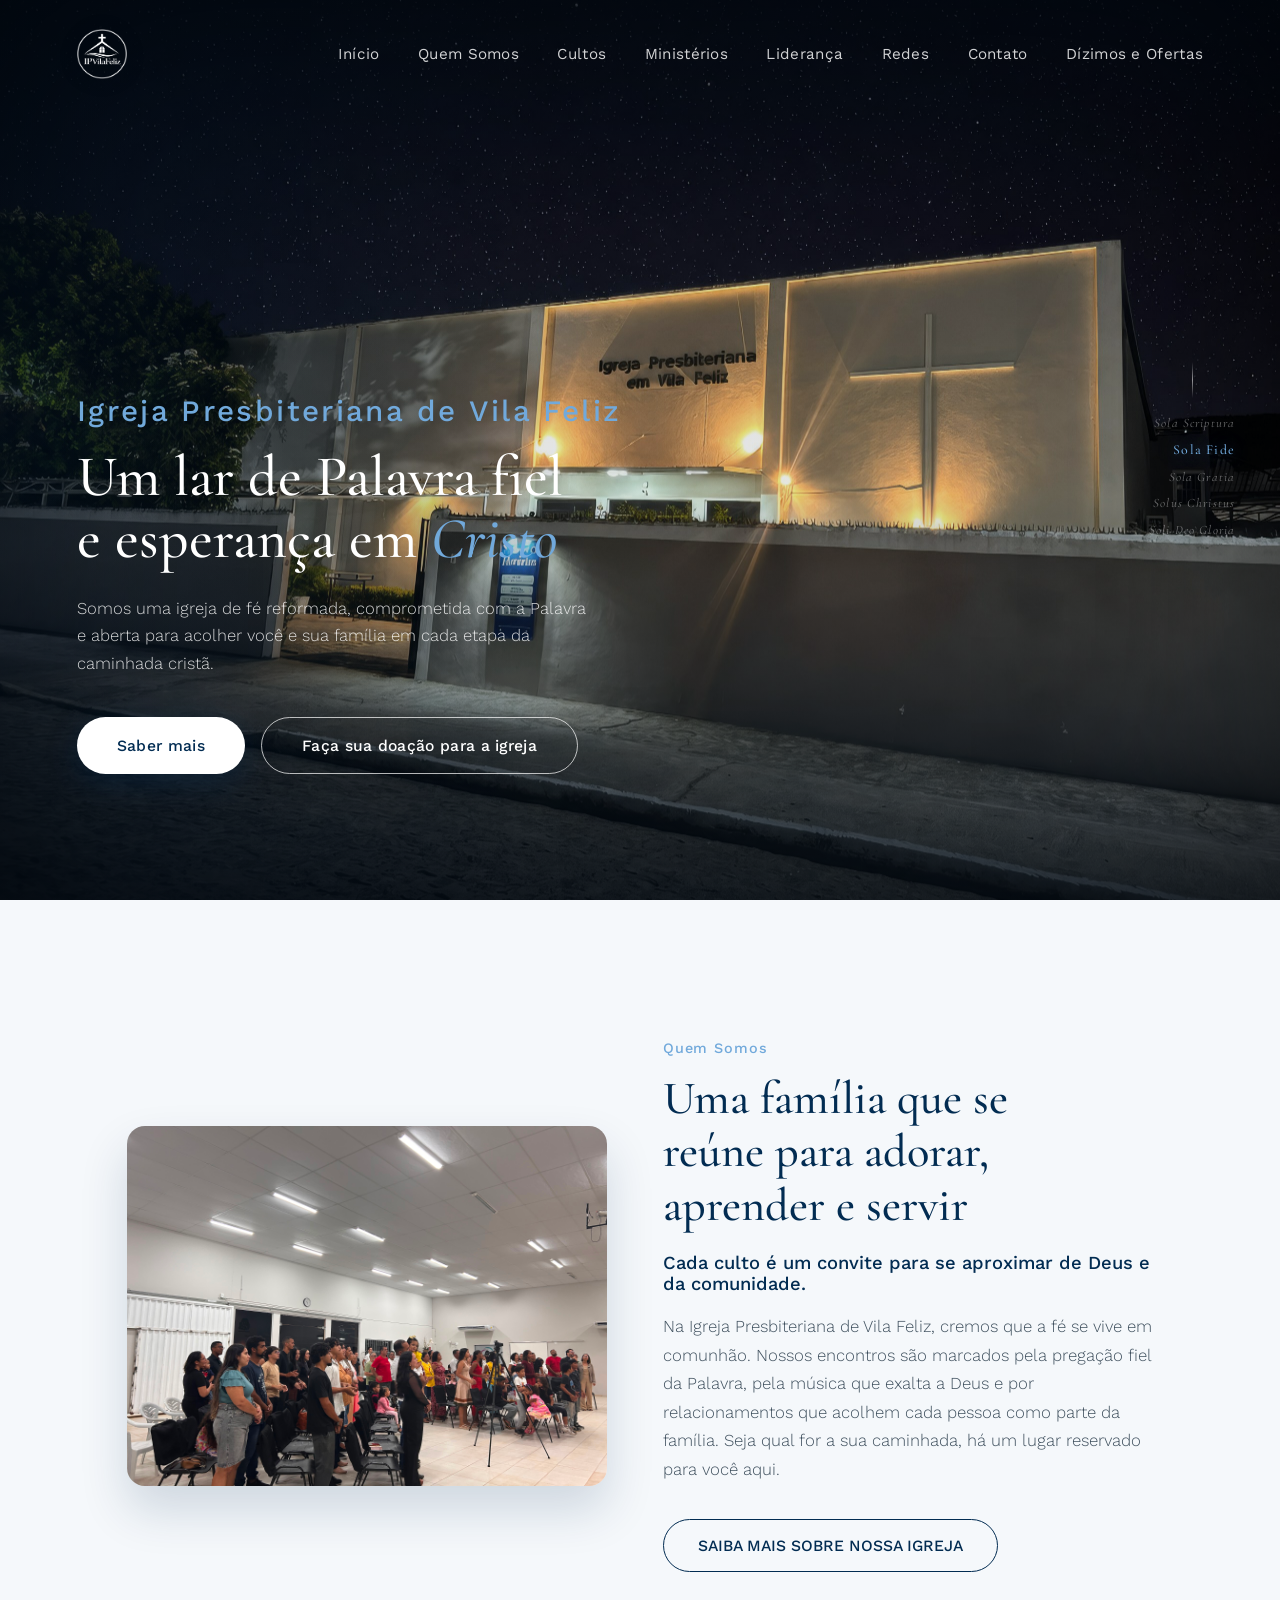
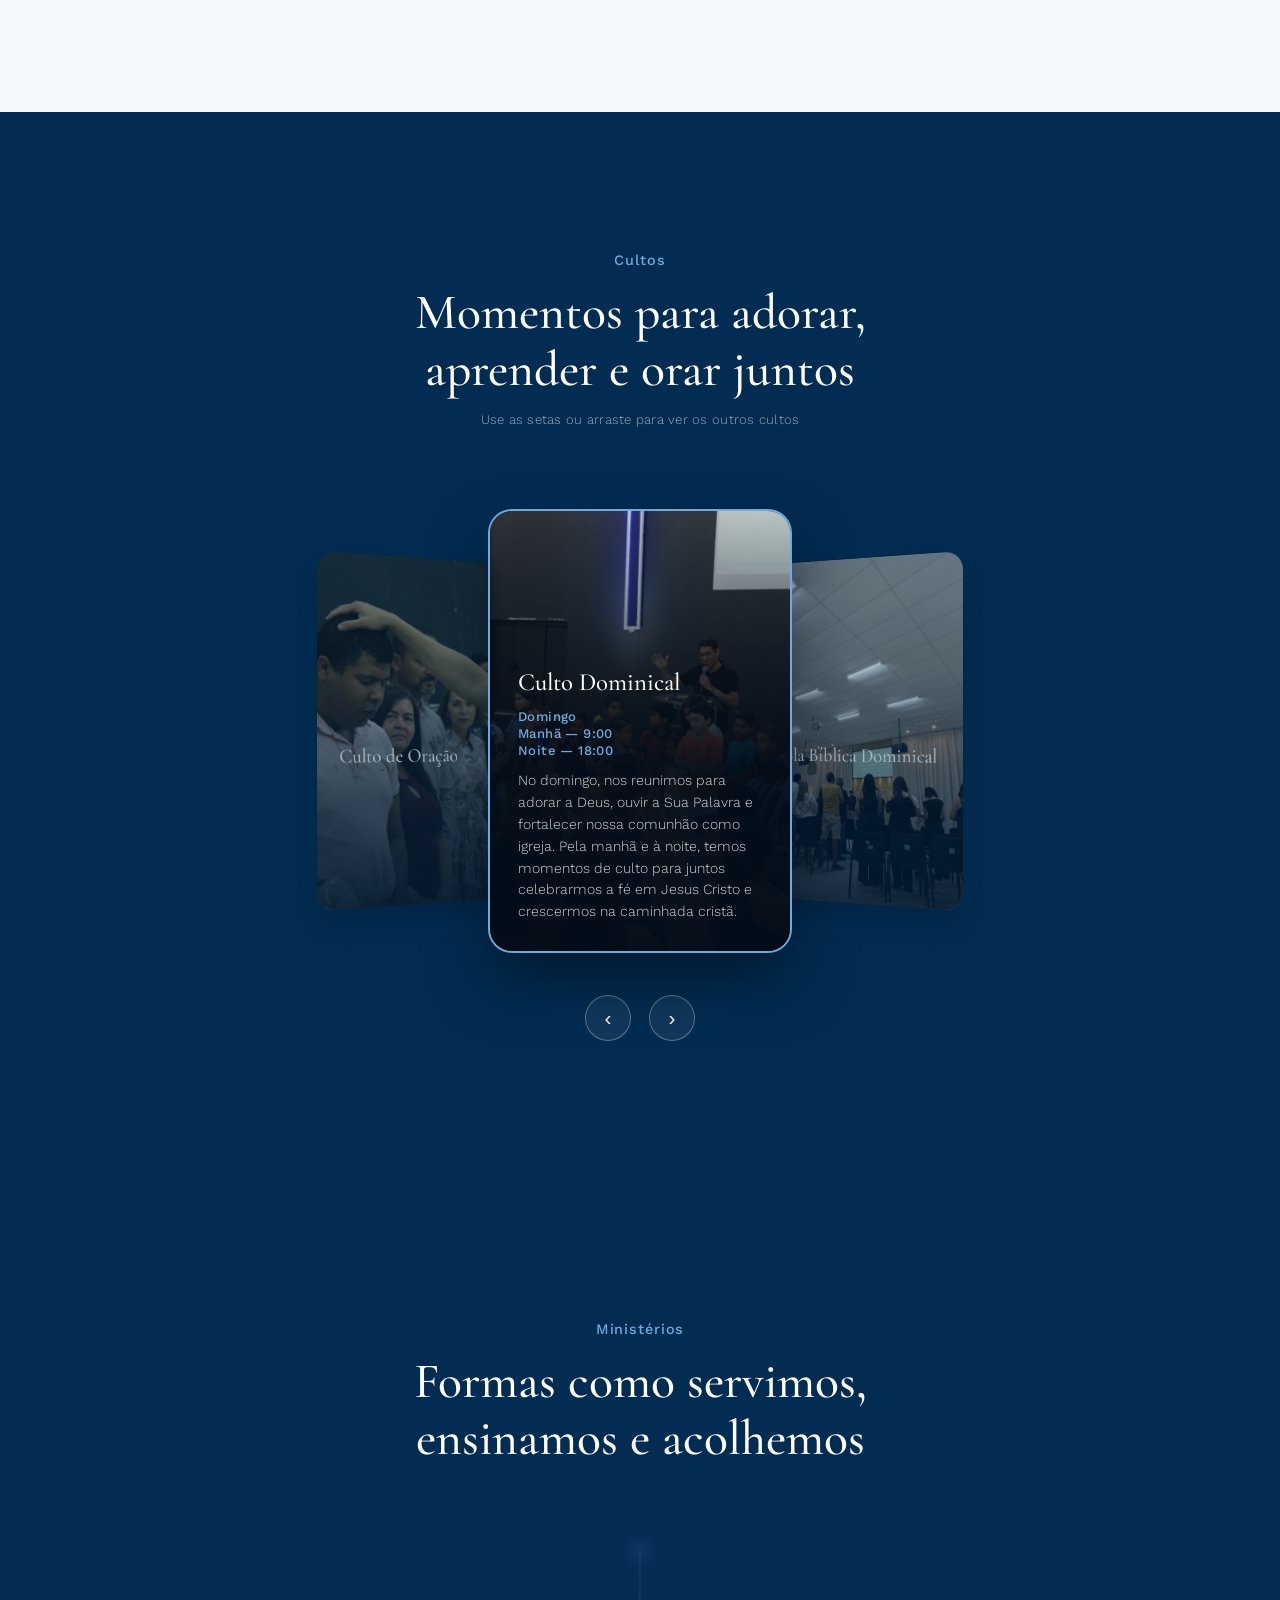
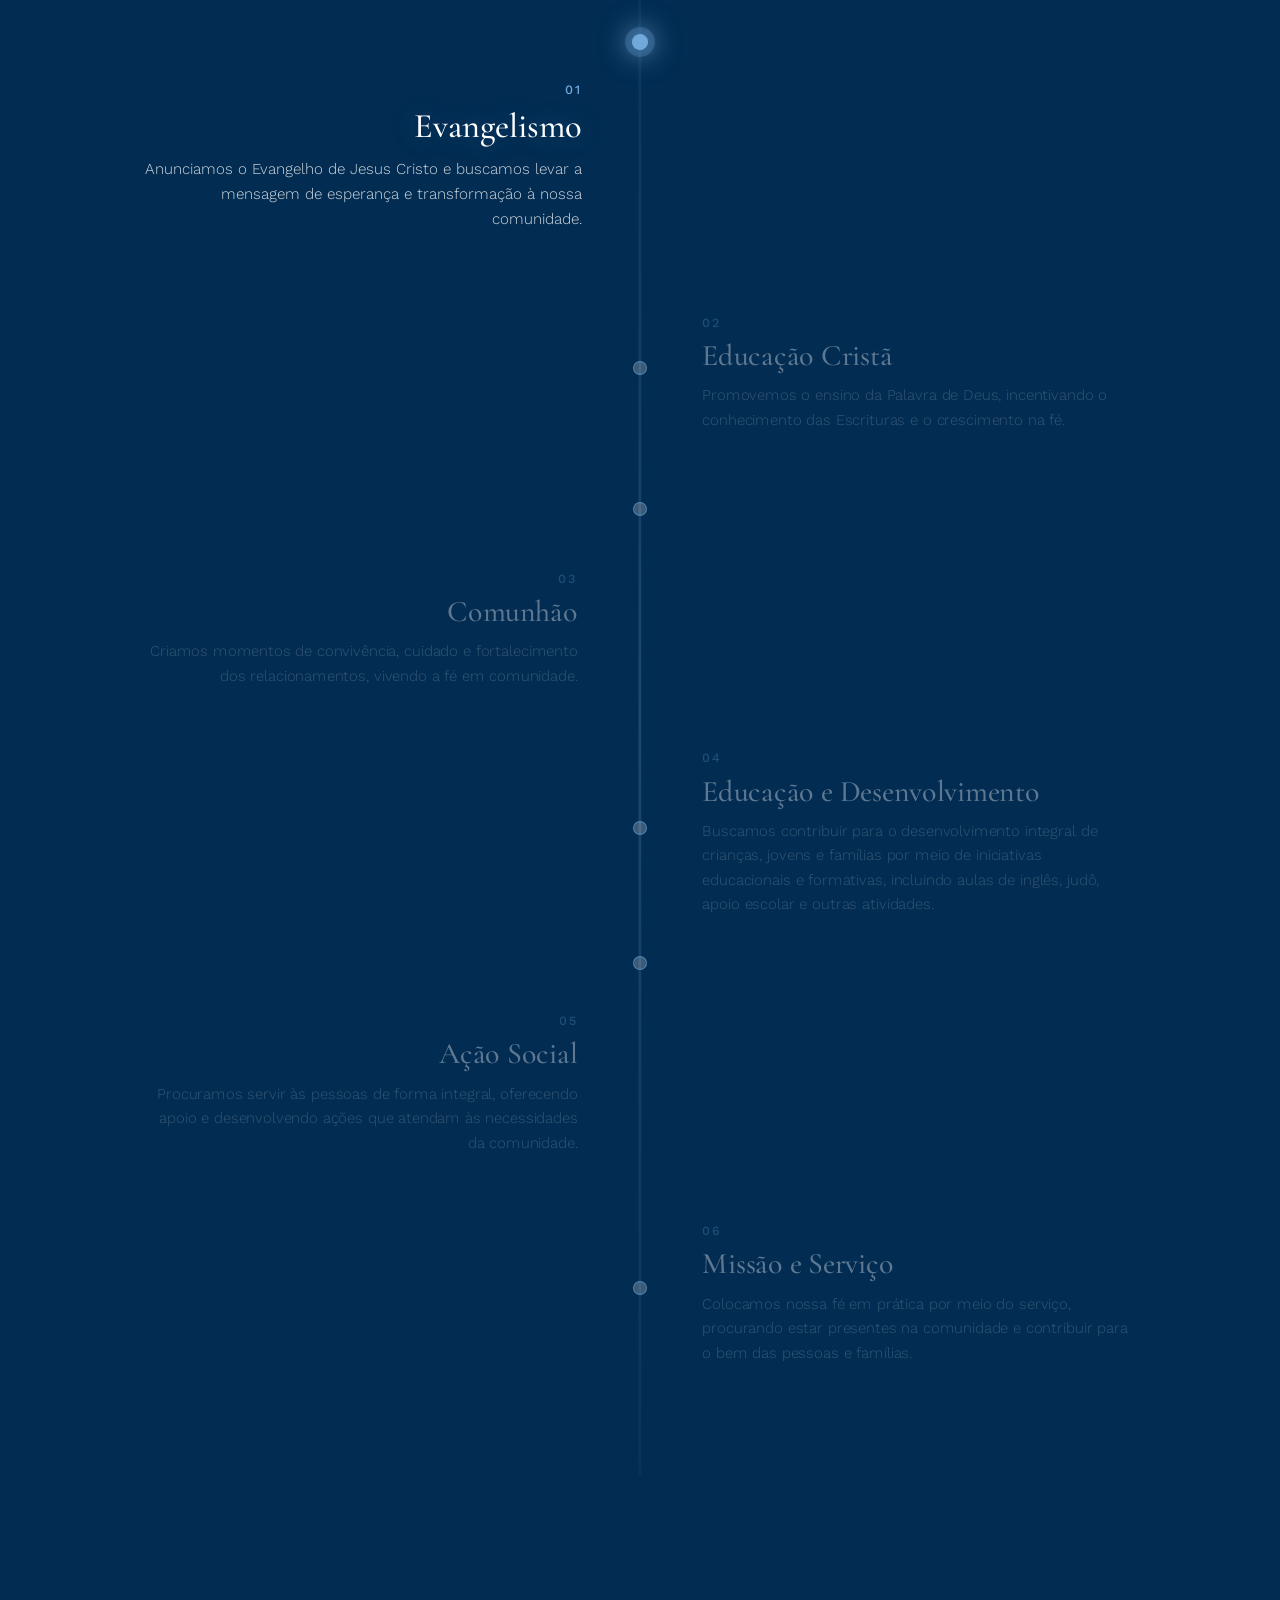
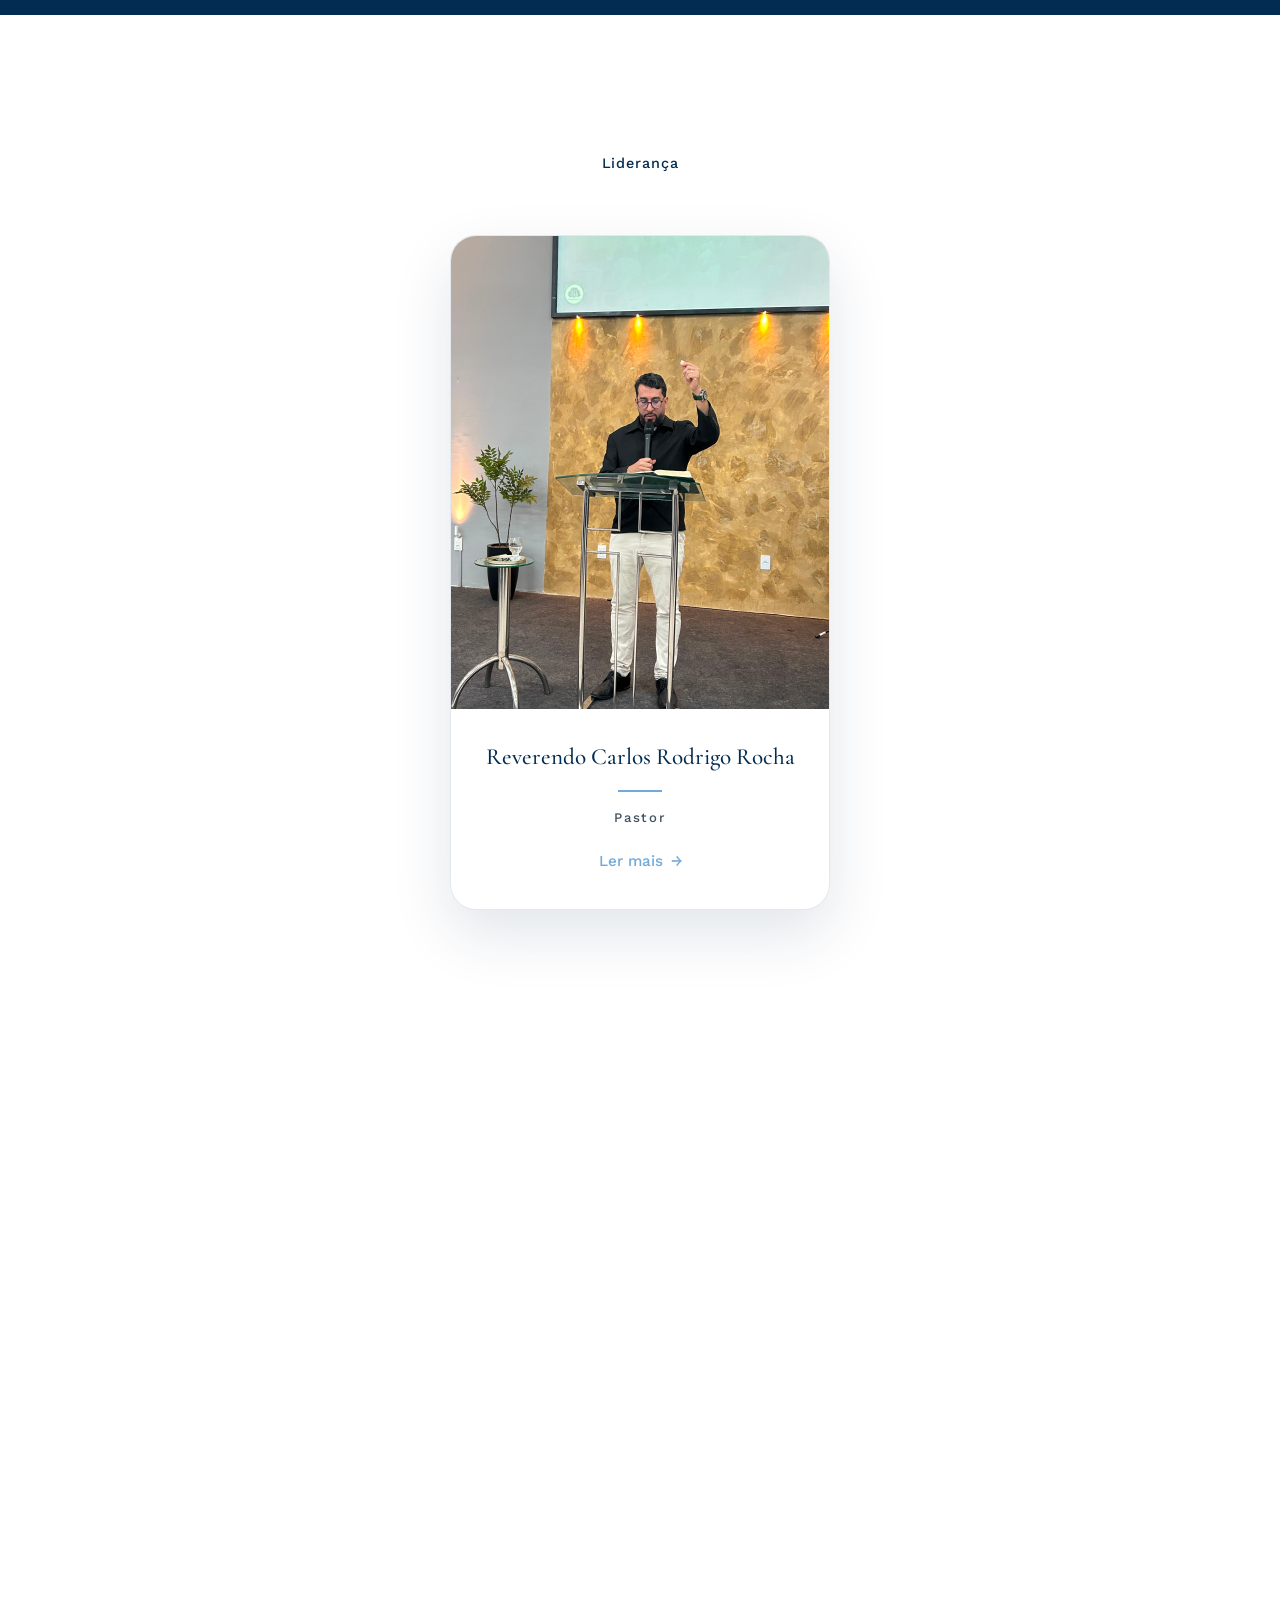
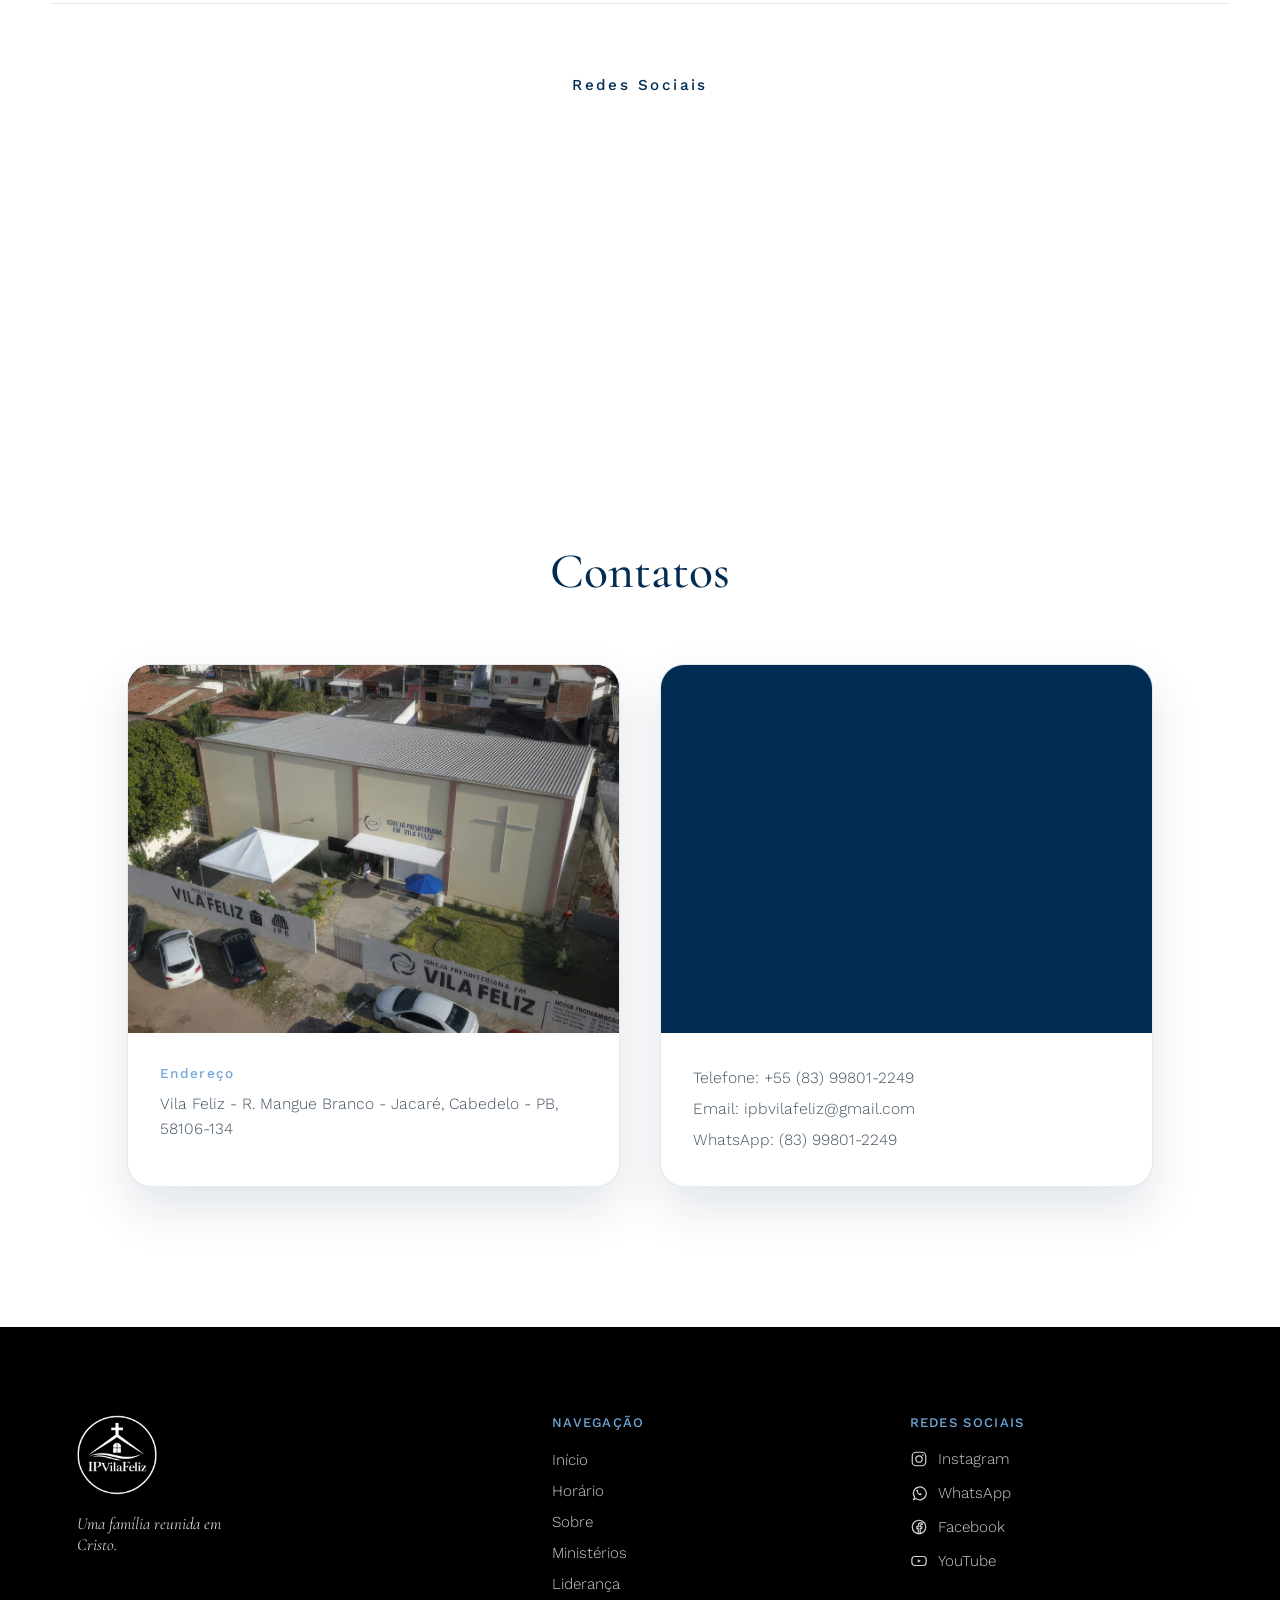
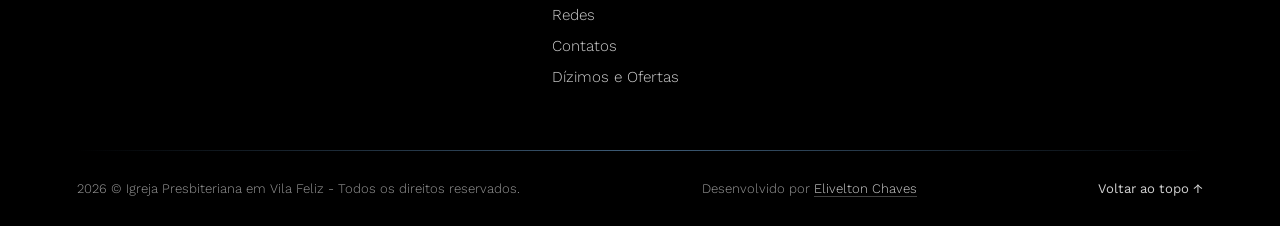
<file: index.html>
<!DOCTYPE html>
<html lang="pt-BR">
<head>
  <meta charset="UTF-8" />
  <meta name="viewport" content="width=device-width, initial-scale=1.0, viewport-fit=cover" />
  <title>Igreja Presbiteriana de Vila Feliz</title>
  <meta name="description" content="Igreja Presbiteriana de Vila Feliz — uma comunidade de fé centrada em Cristo, aberta para acolher, servir e caminhar com você." />

  <link rel="preconnect" href="https://fonts.googleapis.com" />
  <link rel="preconnect" href="https://fonts.gstatic.com" crossorigin />
  <link href="https://fonts.googleapis.com/css2?family=Cormorant+Garamond:ital,wght@0,400;0,500;0,600;1,500&family=Work+Sans:wght@300;400;500;600&display=swap" rel="stylesheet" />
  <link rel="shortcut icon" href="assets/images/logo.ico" type="image/x-icon">
  <link rel="stylesheet" href="style/style.css" />
</head>
<!-- Google tag (gtag.js) -->
<script async src="https://www.googletagmanager.com/gtag/js?id=G-RP7DLXP3WD"></script>
<script>
  window.dataLayer = window.dataLayer || [];
  function gtag(){dataLayer.push(arguments);}
  gtag('js', new Date());

  gtag('config', 'G-RP7DLXP3WD');
</script>

<body>

  <section class="hero" id="hero">
    <div class="hero__bg" role="img" aria-label="Fachada da Igreja Presbiteriana de Vila Feliz iluminada à noite, com uma cruz em destaque sob um céu estrelado"></div>
    <div class="hero__scrim"></div>
    <div class="hero__vignette"></div>
    <div class="hero__reveal" id="heroReveal" aria-hidden="true"></div>

    <header class="hero__header">
      <a href="#hero" class="brand">
        <img src="assets/images/logo-ipvf.png" alt="Igreja Presbiteriana de Vila Feliz" class="brand__logo" />
      </a>

      <button class="nav-toggle" id="navToggle" aria-expanded="false" aria-controls="primaryNav" aria-label="Abrir menu">
        <span></span>
        <span></span>
        <span></span>
      </button>


    <nav class="nav" id="primaryNav" aria-label="Navegação principal">
      <ul class="nav__list">
        <li><a href="index.html" class="nav__link">Início</a></li>
        <li><a href="index.html#quem-somos" class="nav__link">Quem Somos</a></li>
        <li><a href="index.html#cultos" class="nav__link">Cultos</a></li>
        <li><a href="index.html#ministerios" class="nav__link">Ministérios</a></li>
        <li><a href="index.html#lideranca" class="nav__link">Liderança</a></li>
        <li><a href="index.html#redes" class="nav__link">Redes</a></li>
        <li><a href="index.html#contato" class="nav__link">Contato</a></li>
         <li><a href="dizimos.html" class="nav__link">Dízimos e Ofertas</a></li>
      </ul>
    </nav>
    </header>

    <div class="hero__content">
      <p class="hero__kicker">Igreja Presbiteriana de Vila Feliz</p>
    <h1 class="hero__title">
         Um lar de Palavra fiel e esperança em <em>Cristo</em>
    </h1>
      <p class="hero__subtitle">
          Somos uma igreja de fé reformada, comprometida com a Palavra e aberta para
          acolher você e sua família em cada etapa da caminhada cristã.
      </p>

        <div class="hero__actions">
          <a href="#quem-somos" class="btn-cta">
            <span class="btn-cta__label">Saber mais</span>
            <span class="btn-cta__ring" aria-hidden="true"></span>
          </a>
          <a href="dizimos.html" class="btn-cta btn-cta--secundario">
            <span class="btn-cta__label">Faça sua doação para a igreja</span>
          </a>
        </div>
        </div>
    <div class="hero__side hero__side--solas" aria-hidden="true">
      <span class="hero__side-line"></span>
      <ul class="hero__solas">
        <li class="hero__sola is-active">Sola Scriptura</li>
        <li class="hero__sola">Sola Fide</li>
        <li class="hero__sola">Sola Gratia</li>
        <li class="hero__sola">Solus Christus</li>
        <li class="hero__sola">Soli Deo Gloria</li>
      </ul>
    </div>

    <!-- <a href="#quem-somos" class="scroll-cue" aria-label="Rolar para a próxima seção">
      <span class="scroll-cue__mouse">
        <span class="scroll-cue__wheel"></span>
      </span>
      <span class="scroll-cue__text">Role para explorarr</span>
    </a> -->
  </section>

  <section class="about" id="quem-somos">
    <div class="about__grid">
      <figure class="about__figure">
        <img
          src="assets/images/culto-comunidade(2).jpeg"
          alt="Congregação reunida durante um culto na Igreja Presbiteriana de Vila Feliz, com o pregador ao púlpito"
          class="about__image"
          loading="lazy"
          width="1600"
          height="2133"
        />
      </figure>

      <div class="about__content">
        <p class="about__eyebrow">Quem Somos</p>
        <h2 class="about__title">
          Uma família que se reúne para adorar, aprender e servir
        </h2>
        <p class="about__subtitle">
          Cada culto é um convite para se aproximar de Deus e da comunidade.
        </p>
        <p class="about__body">
          Na Igreja Presbiteriana de Vila Feliz, cremos que a fé se vive em
          comunhão. Nossos encontros são marcados pela pregação fiel da
          Palavra, pela música que exalta a Deus e por relacionamentos que
          acolhem cada pessoa como parte da família. Seja qual for a sua
          caminhada, há um lugar reservado para você aqui.
        </p>
        <a href="sobre.html?v=1" class="btn-outline">SAIBA MAIS SOBRE NOSSA IGREJA</a>
      </div>
    </div>
  </section>

  <section class="cultos" id="cultos">
    <div class="cultos__intro">
      <p class="cultos__eyebrow">Cultos</p>
      <h2 class="cultos__title">Momentos para adorar, aprender e orar juntos</h2>
      <p class="cultos__hint">Use as setas ou arraste para ver os outros cultos</p>
    </div>

    <div class="cultos__carousel">
      <div
        class="cultos__track"
        id="cultosTrack"
        role="region"
        aria-roledescription="carrossel"
        aria-label="Cultos e horários"
      >
        <div
          class="cultos__card"
          role="button"
          tabindex="0"
          aria-pressed="true"
          aria-label="Culto Dominical"
          data-index="0"
        >
          <div class="cultos__card-inner">
            <img
              src="assets/images/dominical.JPG"
              alt=""
              class="cultos__card-image"
              loading="lazy"
            />
            <div class="cultos__card-scrim"></div>
            <div class="cultos__card-content">
              <h3 class="cultos__card-title">Culto Dominical</h3>
              <div class="cultos__card-details">
                <ul class="cultos__card-schedule">
                  <li>Domingo</li>
                  <li>Manhã — 9:00</li>
                  <li>Noite — 18:00</li>
                </ul>
                <p class="cultos__card-desc">
                  No domingo, nos reunimos para adorar a Deus, ouvir a Sua
                  Palavra e fortalecer nossa comunhão como igreja. Pela manhã
                  e à noite, temos momentos de culto para juntos celebrarmos a
                  fé em Jesus Cristo e crescermos na caminhada cristã.
                </p>
              </div>
            </div>
          </div>
        </div>

        <div
          class="cultos__card"
          role="button"
          tabindex="0"
          aria-pressed="false"
          aria-label="Escola Bíblica Dominical"
          data-index="1"
        >
          <div class="cultos__card-inner">
            <img
              src="assets/images/escola.jpg"
              alt=""
              class="cultos__card-image"
              loading="lazy"
            />
            <div class="cultos__card-scrim"></div>
            <div class="cultos__card-content">
              <h3 class="cultos__card-title">Escola Bíblica Dominical</h3>
              <div class="cultos__card-details">
                <ul class="cultos__card-schedule">
                  <li>Domingo — 10:00</li>
                </ul>
                <p class="cultos__card-desc">
                  Um momento dedicado ao estudo da Palavra de Deus, buscando
                  compreender as Escrituras e crescer no conhecimento e na
                  prática da fé cristã.
                </p>
              </div>
            </div>
          </div>
        </div>

        <div
          class="cultos__card"
          role="button"
          tabindex="0"
          aria-pressed="false"
          aria-label="Culto de Oração"
          data-index="2"
        >
          <div class="cultos__card-inner">
            <img
              src="assets/images/oracao1.JPG"
              alt=""
              class="cultos__card-image"
              loading="lazy"
            />
            <div class="cultos__card-scrim"></div>
            <div class="cultos__card-content">
              <h3 class="cultos__card-title">Culto de Oração</h3>
              <div class="cultos__card-details">
                <ul class="cultos__card-schedule">
                  <li>19:30</li>
                </ul>
                <p class="cultos__card-desc">
                  Um momento de comunhão e oração, em que nos reunimos para
                  buscar a Deus, apresentar nossas necessidades e interceder
                  uns pelos outros.
                </p>
              </div>
            </div>
          </div>
        </div>
      </div>

      <div class="cultos__controls">
        <button type="button" class="cultos__nav cultos__nav--prev" id="cultosPrev" aria-label="Culto anterior">
          <span aria-hidden="true">&#8249;</span>
        </button>
        <button type="button" class="cultos__nav cultos__nav--next" id="cultosNext" aria-label="Próximo culto">
          <span aria-hidden="true">&#8250;</span>
        </button>
      </div>
    </div>
  </section>

  <section class="ministerios" id="ministerios">
    <div class="ministerios__intro">
      <p class="ministerios__eyebrow">Ministérios</p>
      <h2 class="ministerios__title">Formas como servimos, ensinamos e acolhemos</h2>
    </div>

    <div class="ministerios__timeline" id="ministeriosTimeline">
      <div class="ministerios__line-wrap" aria-hidden="true">
        <div class="ministerios__line-track"></div>
        <div class="ministerios__line-progress" id="ministeriosProgress"></div>
        <span class="ministerios__line-head" id="ministeriosHead"></span>
      </div>

      <ol class="ministerios__list">
        <li class="ministerios__item" data-index="0">
          <span class="ministerios__node" aria-hidden="true"></span>
          <div class="ministerios__content">
            <span class="ministerios__number">01</span>
            <h3 class="ministerios__name">Evangelismo</h3>
            <p class="ministerios__desc">
              Anunciamos o Evangelho de Jesus Cristo e buscamos levar a
              mensagem de esperança e transformação à nossa comunidade.
            </p>
          </div>
        </li>

        <li class="ministerios__item" data-index="1">
          <span class="ministerios__node" aria-hidden="true"></span>
          <div class="ministerios__content">
            <span class="ministerios__number">02</span>
            <h3 class="ministerios__name">Educação Cristã</h3>
            <p class="ministerios__desc">
              Promovemos o ensino da Palavra de Deus, incentivando o
              conhecimento das Escrituras e o crescimento na fé.
            </p>
          </div>
        </li>

        <li class="ministerios__item" data-index="2">
          <span class="ministerios__node" aria-hidden="true"></span>
          <div class="ministerios__content">
            <span class="ministerios__number">03</span>
            <h3 class="ministerios__name">Comunhão</h3>
            <p class="ministerios__desc">
              Criamos momentos de convivência, cuidado e fortalecimento dos
              relacionamentos, vivendo a fé em comunidade.
            </p>
          </div>
        </li>

        <li class="ministerios__item" data-index="3">
          <span class="ministerios__node" aria-hidden="true"></span>
          <div class="ministerios__content">
            <span class="ministerios__number">04</span>
            <h3 class="ministerios__name">Educação e Desenvolvimento</h3>
            <p class="ministerios__desc">
              Buscamos contribuir para o desenvolvimento integral de
              crianças, jovens e famílias por meio de iniciativas
              educacionais e formativas, incluindo aulas de inglês, judô,
              apoio escolar e outras atividades.
            </p>
          </div>
        </li>

        <li class="ministerios__item" data-index="4">
          <span class="ministerios__node" aria-hidden="true"></span>
          <div class="ministerios__content">
            <span class="ministerios__number">05</span>
            <h3 class="ministerios__name">Ação Social</h3>
            <p class="ministerios__desc">
              Procuramos servir às pessoas de forma integral, oferecendo
              apoio e desenvolvendo ações que atendam às necessidades da
              comunidade.
            </p>
          </div>
        </li>

        <li class="ministerios__item" data-index="5">
          <span class="ministerios__node" aria-hidden="true"></span>
          <div class="ministerios__content">
            <span class="ministerios__number">06</span>
            <h3 class="ministerios__name">Missão e Serviço</h3>
            <p class="ministerios__desc">
              Colocamos nossa fé em prática por meio do serviço, procurando
              estar presentes na comunidade e contribuir para o bem das
              pessoas e famílias.
            </p>
          </div>
        </li>
      </ol>
    </div>
  </section>

  <section class="lideranca" id="lideranca">
    <div class="lideranca__intro">
      <h2 class="lideranca__eyebrow">Liderança</h2>
    </div>

    <div class="lideranca__wrap">
      <article class="lideranca__card" id="liderancaCard">
        <div class="lideranca__photo-frame">
          <img
            src="assets/images/lideranca-pastor.jpg"
            alt="Reverendo Carlos Rodrigo Rocha, pastor da Igreja Presbiteriana de Vila Feliz, pregando ao púlpito"
            class="lideranca__photo"
            loading="lazy"
          />
        </div>

        <div class="lideranca__body">
          <h3 class="lideranca__name">Reverendo Carlos Rodrigo Rocha</h3>
          <span class="lideranca__divider" aria-hidden="true"></span>
          <p class="lideranca__role">Pastor</p>
          <a href="pastor.html" class="lideranca__link">
            <span>Ler mais</span>
            <span class="lideranca__link-arrow" aria-hidden="true">&rarr;</span>
          </a>
        </div>
      </article>
    </div>
  </section>

  <section class="redes" id="redes">
    <div class="redes__youtube">
      <div class="redes__video-wrap" id="redesVideoWrap">
        <div class="redes__video-frame">
          <iframe
            id="youtube-video"
            width="560"
            height="315"
            src="https://www.youtube.com/embed/FF5UrV_zjxY?si=rgzl-j8MlmGEdVOX"
            title="YouTube video player"
            frameborder="0"
            allow="accelerometer; autoplay; clipboard-write; encrypted-media; gyroscope; picture-in-picture; web-share"
            referrerpolicy="strict-origin-when-cross-origin"
            allowfullscreen
          ></iframe>
        </div>
      </div>

      <div class="redes__video-text" id="redesTextWrap">
        <h2 class="redes__title">Acompanhe nosso canal</h2>
        <p class="redes__desc">
          No nosso canal do YouTube você acompanha os cultos, mensagens e
          testemunhos da Igreja Presbiteriana em Vila Feliz. É uma forma de
          estar mais perto da nossa comunidade, mesmo à distância, e
          caminhar conosco na fé, ainda que não possa estar presente
          pessoalmente.
        </p>
        <a
          href="https://www.youtube.com/@ipbvilafelizvila"
          target="_blank"
          rel="noopener noreferrer"
          class="redes__btn"
        >
          <span>Acessar Canal</span>
          <span class="redes__btn-arrow" aria-hidden="true">&rarr;</span>
        </a>
      </div>
    </div>

    <div class="redes__social">
      <h3 class="redes__social-title">Redes Sociais</h3>

      <ul class="redes__social-list" id="redesSocialList">
        <li class="redes__social-item">
          <a
            href="https://www.instagram.com/ipvilafeliz/"
            target="_blank"
            rel="noopener noreferrer"
            class="redes__social-link"
            aria-label="Instagram da Igreja Presbiteriana de Vila Feliz"
          >
            <span class="redes__social-icon" aria-hidden="true">
              <svg viewBox="0 0 24 24" fill="none" xmlns="http://www.w3.org/2000/svg">
                <rect x="3" y="3" width="18" height="18" rx="5" stroke="currentColor" stroke-width="1.6" />
                <circle cx="12" cy="12" r="4.2" stroke="currentColor" stroke-width="1.6" />
                <circle cx="17.2" cy="6.8" r="1.1" fill="currentColor" />
              </svg>
            </span>
            <span class="redes__social-label">Instagram</span>
          </a>
        </li>

        <li class="redes__social-item">
          <a
            href="https://wa.me/5583998012249?text=Ol%C3%A1%2C%20paz%20do%20Senhor%21%0A%0AGostaria%20de%20saber%20mais%20sobre%20a%20Igreja%20Presbiteriana%20de%20Vila%20Feliz.%0A%0APoderia%20me%20informar%20os%20hor%C3%A1rios%20dos%20cultos%20e%20o%20endere%C3%A7o%3F"
            class="redes__social-link"
            target="_blank"
            rel="noopener noreferrer"
            aria-label="WhatsApp da Igreja Presbiteriana de Vila Feliz"
            title="WhatsApp"
          >
            <span class="redes__social-icon" aria-hidden="true">
              <svg viewBox="0 0 24 24" fill="none" xmlns="http://www.w3.org/2000/svg">
                <path
                  d="M6.2 17.6 4.5 21l3.5-1.6a8.6 8.6 0 1 0-1.8-1.8Z"
                  stroke="currentColor"
                  stroke-width="1.6"
                  stroke-linejoin="round"
                />
                <path
                  d="M9.2 10.1c.2 2.7 2.3 4.8 5 5 .9.1 1-.3 1.1-.7l.2-1c0-.2 0-.5-.3-.6l-1.7-.6c-.2 0-.4 0-.5.2l-.4.6c-1-.5-1.8-1.3-2.3-2.3l.6-.4c.2-.1.2-.3.2-.5l-.6-1.7c-.1-.3-.3-.3-.6-.3l-1 .2c-.4.1-.8.2-.7 1.1Z"
                  fill="currentColor"
                />
              </svg>
            </span>
            <span class="redes__social-label">WhatsApp</span>
          </a>
        </li>

        <li class="redes__social-item">
          <a
            href=""
            class="redes__social-link is-em-breve"
            aria-label="Facebook da Igreja Presbiteriana de Vila Feliz — em breve"
            title="Em breve"
          >
            <span class="redes__social-icon" aria-hidden="true">
              <svg viewBox="0 0 24 24" fill="none" xmlns="http://www.w3.org/2000/svg">
                <circle cx="12" cy="12" r="9" stroke="currentColor" stroke-width="1.6" />
                <path
                  d="M13.6 21v-6.8h2.1l.3-2.5h-2.4V9.9c0-.7.2-1.2 1.3-1.2h1.3V6.5c-.2 0-1-.1-1.9-.1-1.9 0-3.2 1.1-3.2 3.3v1.9H9.1v2.5h1.9V21"
                  stroke="currentColor"
                  stroke-width="1.6"
                  stroke-linejoin="round"
                  stroke-linecap="round"
                />
              </svg>
            </span>
            <span class="redes__social-label">Facebook</span>
          </a>
        </li>

        <li class="redes__social-item">
          <a
            href="https://www.youtube.com/@ipbvilafelizvila"
            target="_blank"
            rel="noopener noreferrer"
            class="redes__social-link"
            aria-label="YouTube da Igreja Presbiteriana de Vila Feliz"
          >
            <span class="redes__social-icon" aria-hidden="true">
              <svg viewBox="0 0 24 24" fill="none" xmlns="http://www.w3.org/2000/svg">
                <rect x="2.5" y="6" width="19" height="12" rx="4" stroke="currentColor" stroke-width="1.6" />
                <path d="M10.3 9.6v4.8l4.3-2.4-4.3-2.4Z" fill="currentColor" />
              </svg>
            </span>
            <span class="redes__social-label">YouTube</span>
          </a>
        </li>
      </ul>
    </div>
  </section>

  <section class="contato" id="contato">
    <div class="contato__intro">
      <h2 class="contato__title">Contatos</h2>
    </div>

    <div class="contato__grid">
      <article class="contato__card" id="contatoCardIgreja">
        <div class="contato__media">
          <img
            src="assets/images/contato-igreja.jpg"
            alt="Vista aérea da fachada da Igreja Presbiteriana em Vila Feliz, com o muro do estacionamento em primeiro plano"
            class="contato__image"
            loading="lazy"
          />
        </div>
        <div class="contato__body">
          <h3 class="contato__label">Endereço</h3>
          <p class="contato__text">
            Vila Feliz - R. Mangue Branco - Jacaré, Cabedelo - PB, 58106-134
          </p>
        </div>
      </article>

      <article class="contato__card" id="contatoCardMapa">
        <div class="contato__media contato__media--mapa">
          <iframe
            id="google-maps"
            class="objeto-contato"
            src="https://www.google.com/maps/embed?pb=!1m18!1m12!1m3!1d3959.8087285001775!2d-34.8492262009211!3d-7.031754574267731!2m3!1f0!2f0!3f0!3m2!1i1024!2i768!4f13.1!3m3!1m2!1s0x7acdf5e621a21cd%3A0xe6d7a6ac53723bfa!2sIgreja%20Presb%C3%ADteriana%20em%20Vila%20Feliz!5e0!3m2!1spt-BR!2sbr!4v1784057093548!5m2!1spt-BR!2sbr"
            style="border:0;"
            allowfullscreen=""
            loading="lazy"
            referrerpolicy="strict-origin-when-cross-origin"
          ></iframe>
        </div>
        <div class="contato__body">
          <p class="contato__text">Telefone: <a href="tel:+5583998012249">+55 (83) 99801-2249</a></p>
          <p class="contato__text">Email: <a href="mailto:ipbvilafeliz@gmail.com">ipbvilafeliz@gmail.com</a></p>
          <p class="contato__text">WhatsApp: <a href="https://wa.me/5583998012249" target="_blank" rel="noopener noreferrer">(83) 99801-2249</a></p>
        </div>
      </article>
    </div>
  </section>

  <footer class="footer" id="footer">
    <div class="footer__main">
      <div class="footer__brand">
        <a href="#hero" class="footer__logo-link">
          <img
            src="assets/images/logo-ipvf.png"
            alt="Igreja Presbiteriana de Vila Feliz"
            class="footer__logo"
          />
        </a>
        <p class="footer__tagline">Uma família reunida em Cristo.</p>
      </div>

      <nav class="footer__nav" aria-label="Navegação do rodapé">
        <h3 class="footer__col-title">Navegação</h3>
        <ul class="footer__nav-list">
          <li><a href="#hero" class="footer__link">Início</a></li>
          <li><a href="#cultos" class="footer__link">Horário</a></li>
          <li><a href="#quem-somos" class="footer__link">Sobre</a></li>
          <li><a href="#ministerios" class="footer__link">Ministérios</a></li>
          <li><a href="#lideranca" class="footer__link">Liderança</a></li>
          <li><a href="#redes" class="footer__link">Redes</a></li>
          <li><a href="#contato" class="footer__link">Contatos</a></li>
          <li><a href="dizimos.html" class="footer__link">Dízimos e Ofertas</a></li>
        </ul>
      </nav>

      <div class="footer__social">
        <h3 class="footer__col-title">Redes sociais</h3>
        <ul class="footer__social-list">
          <li>
            <a
              href="https://www.instagram.com/ipvilafeliz/"
              target="_blank"
              rel="noopener noreferrer"
              class="footer__social-link"
              aria-label="Instagram da Igreja Presbiteriana de Vila Feliz"
            >
              <span class="footer__social-icon" aria-hidden="true">
                <svg viewBox="0 0 24 24" fill="none" xmlns="http://www.w3.org/2000/svg">
                  <rect x="3" y="3" width="18" height="18" rx="5" stroke="currentColor" stroke-width="1.6" />
                  <circle cx="12" cy="12" r="4.2" stroke="currentColor" stroke-width="1.6" />
                  <circle cx="17.2" cy="6.8" r="1.1" fill="currentColor" />
                </svg>
              </span>
              <span>Instagram</span>
            </a>
          </li>
          <li>
            <a
              href="https://wa.me/5583998012249?text=Ol%C3%A1%2C%20paz%20do%20Senhor%21%0A%0AGostaria%20de%20saber%20mais%20sobre%20a%20Igreja%20Presbiteriana%20de%20Vila%20Feliz.%0A%0APoderia%20me%20informar%20os%20hor%C3%A1rios%20dos%20cultos%20e%20o%20endere%C3%A7o%3F"
              target="_blank"
              rel="noopener noreferrer"
              class="footer__social-link"
              aria-label="WhatsApp da Igreja Presbiteriana de Vila Feliz"
            >
              <span class="footer__social-icon" aria-hidden="true">
                <svg viewBox="0 0 24 24" fill="none" xmlns="http://www.w3.org/2000/svg">
                  <path
                    d="M6.2 17.6 4.5 21l3.5-1.6a8.6 8.6 0 1 0-1.8-1.8Z"
                    stroke="currentColor"
                    stroke-width="1.6"
                    stroke-linejoin="round"
                  />
                  <path
                    d="M9.2 10.1c.2 2.7 2.3 4.8 5 5 .9.1 1-.3 1.1-.7l.2-1c0-.2 0-.5-.3-.6l-1.7-.6c-.2 0-.4 0-.5.2l-.4.6c-1-.5-1.8-1.3-2.3-2.3l.6-.4c.2-.1.2-.3.2-.5l-.6-1.7c-.1-.3-.3-.3-.6-.3l-1 .2c-.4.1-.8.2-.7 1.1Z"
                    fill="currentColor"
                  />
                </svg>
              </span>
              <span>WhatsApp</span>
            </a>
          </li>
          <li>
            <a
              href=""
              class="footer__social-link is-em-breve"
              aria-label="Facebook da Igreja Presbiteriana de Vila Feliz — em breve"
              title="Em breve"
            >
              <span class="footer__social-icon" aria-hidden="true">
                <svg viewBox="0 0 24 24" fill="none" xmlns="http://www.w3.org/2000/svg">
                  <circle cx="12" cy="12" r="9" stroke="currentColor" stroke-width="1.6" />
                  <path
                    d="M13.6 21v-6.8h2.1l.3-2.5h-2.4V9.9c0-.7.2-1.2 1.3-1.2h1.3V6.5c-.2 0-1-.1-1.9-.1-1.9 0-3.2 1.1-3.2 3.3v1.9H9.1v2.5h1.9V21"
                    stroke="currentColor"
                    stroke-width="1.6"
                    stroke-linejoin="round"
                    stroke-linecap="round"
                  />
                </svg>
              </span>
              <span>Facebook</span>
            </a>
          </li>
          <li>
            <a
              href="https://www.youtube.com/@ipbvilafelizvila"
              target="_blank"
              rel="noopener noreferrer"
              class="footer__social-link"
              aria-label="YouTube da Igreja Presbiteriana de Vila Feliz"
            >
              <span class="footer__social-icon" aria-hidden="true">
                <svg viewBox="0 0 24 24" fill="none" xmlns="http://www.w3.org/2000/svg">
                  <rect x="2.5" y="6" width="19" height="12" rx="4" stroke="currentColor" stroke-width="1.6" />
                  <path d="M10.3 9.6v4.8l4.3-2.4-4.3-2.4Z" fill="currentColor" />
                </svg>
              </span>
              <span>YouTube</span>
            </a>
          </li>
        </ul>
      </div>
    </div>

    <div class="footer__divider" role="separator"></div>

    <div class="footer__bottom">
      <p class="footer__copy">2026 © Igreja Presbiteriana em Vila Feliz - Todos os direitos reservados.</p>
      <p class="footer__credit">
        Desenvolvido por
        <a
          href="https://www.linkedin.com/in/eliveltonchaves/"
          target="_blank"
          rel="noopener noreferrer"
          class="footer__credit-link"
        >Elivelton Chaves</a>
      </p>
      <a href="#hero" class="footer__top">Voltar ao topo ↑</a>
    </div>
  </footer>

  <script src="scripts/script.js?v=1"></script>
</body>
</html>
</file>
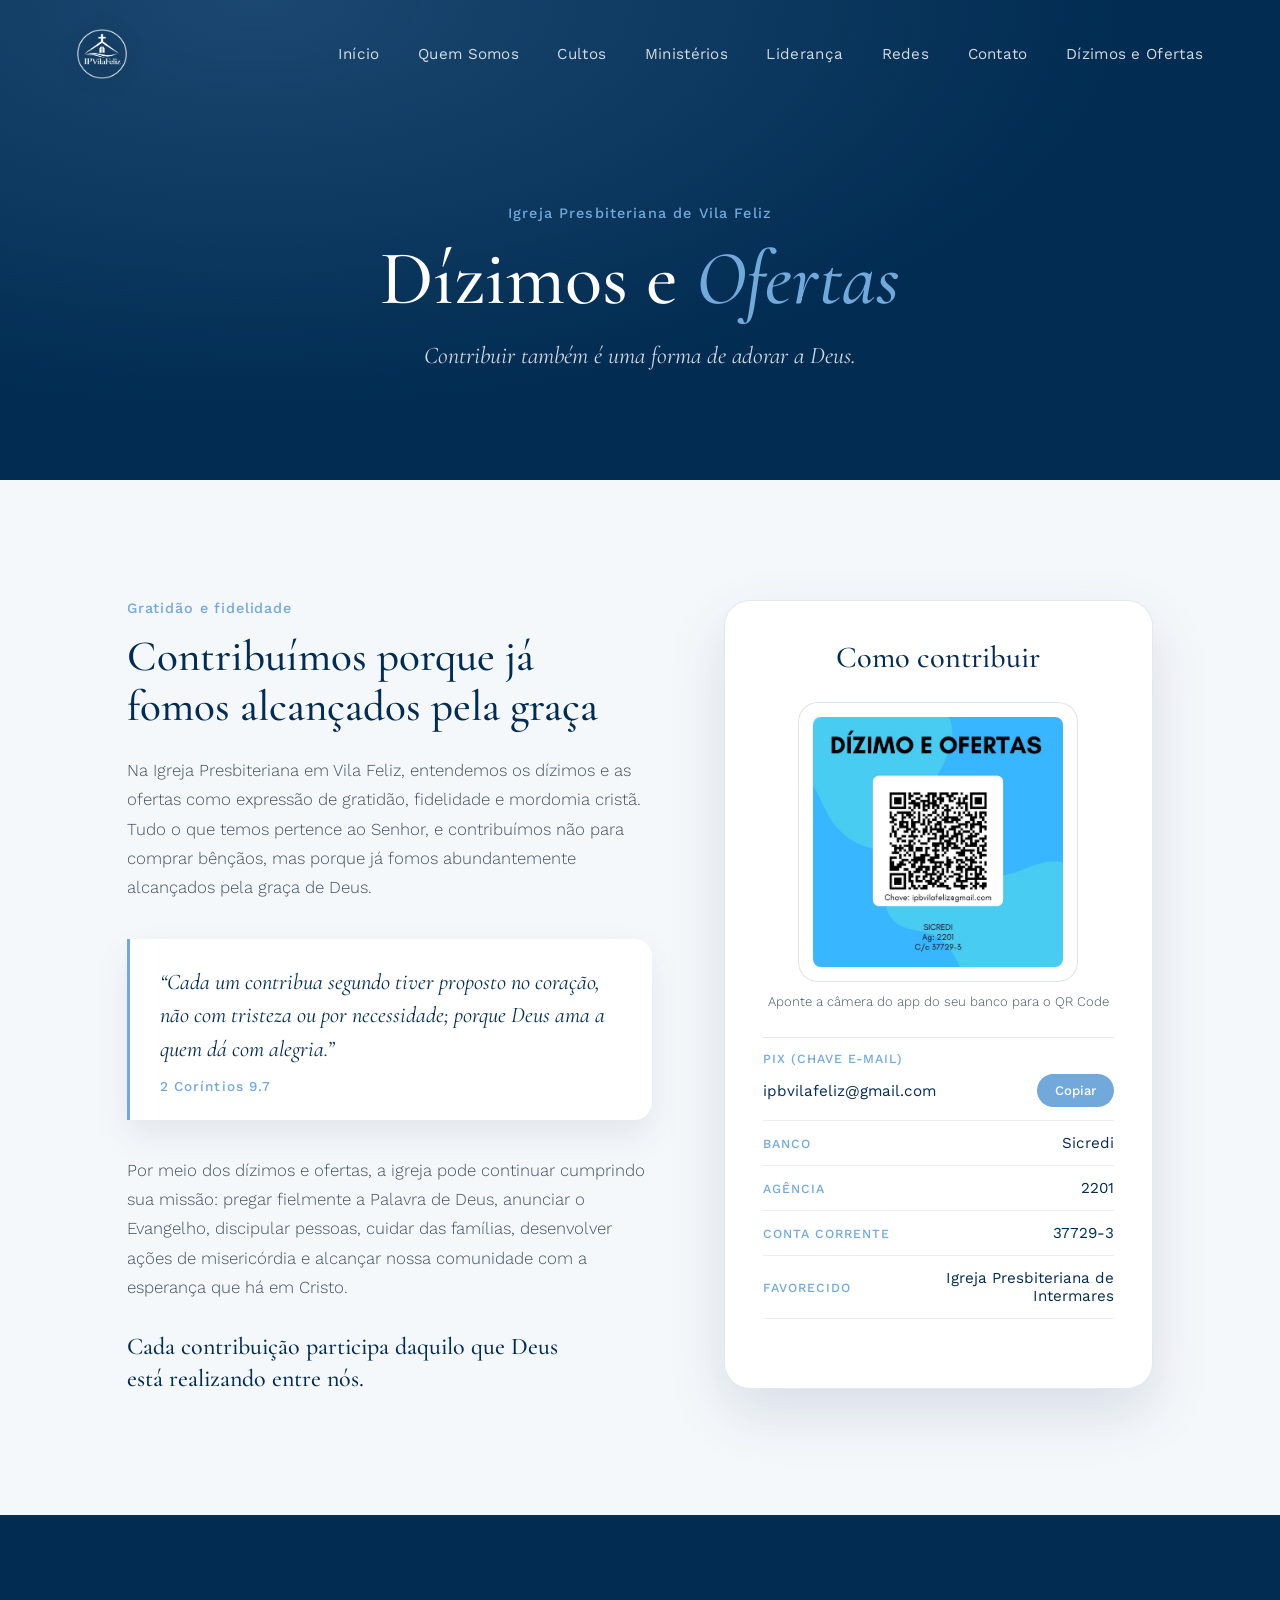
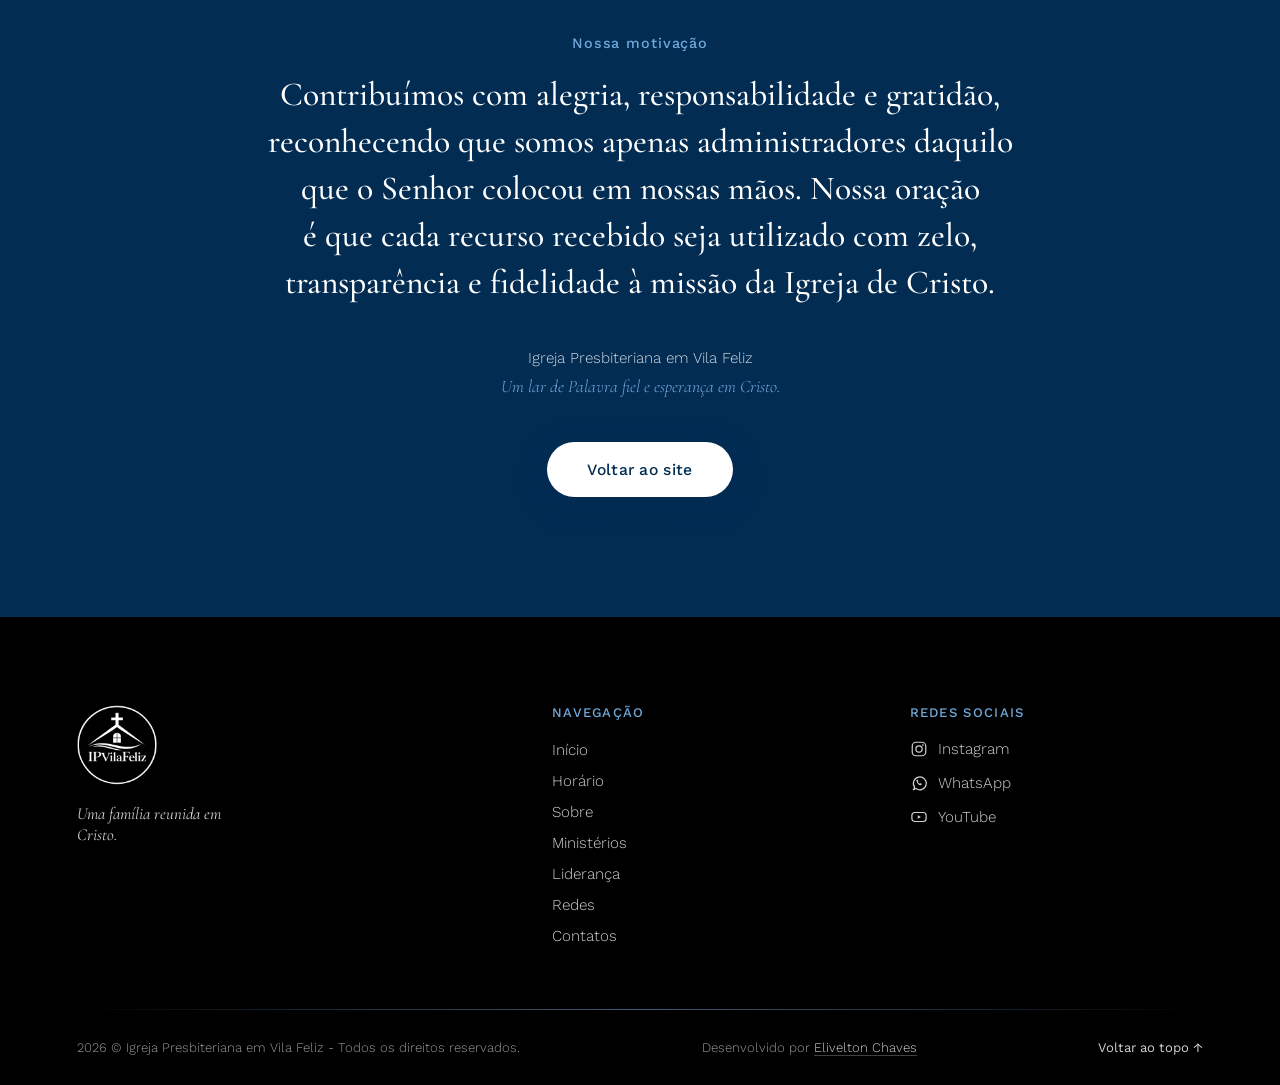
<file: dizimos.html>
<!DOCTYPE html>
<html lang="pt-BR">
<head>
  <meta charset="UTF-8" />
  <meta name="viewport" content="width=device-width, initial-scale=1.0, viewport-fit=cover" />
  <title>Dízimos e Ofertas — Igreja Presbiteriana de Vila Feliz</title>
  <meta name="description" content="Contribua com a Igreja Presbiteriana de Vila Feliz por meio de dízimos e ofertas. Contribuir também é uma forma de adorar a Deus." />

  <link rel="preconnect" href="https://fonts.googleapis.com" />
  <link rel="preconnect" href="https://fonts.gstatic.com" crossorigin />
  <link href="https://fonts.googleapis.com/css2?family=Cormorant+Garamond:ital,wght@0,400;0,500;0,600;1,500&family=Work+Sans:wght@300;400;500;600&display=swap" rel="stylesheet" />

  <link rel="stylesheet" href="style/style.css" />
  <link rel="stylesheet" href="style/dizimos.css" />
</head>
<body>

  <header class="hero__header">
    <a href="index.html" class="brand">
      <img src="assets/images/logo-ipvf.png" alt="Igreja Presbiteriana de Vila Feliz" class="brand__logo" />
    </a>

    <button class="nav-toggle" id="navToggle" aria-expanded="false" aria-controls="primaryNav" aria-label="Abrir menu">
      <span></span>
      <span></span>
      <span></span>
    </button>

    <nav class="nav" id="primaryNav" aria-label="Navegação principal">
      <ul class="nav__list">
        <li><a href="index.html" class="nav__link">Início</a></li>
        <li><a href="index.html#quem-somos" class="nav__link">Quem Somos</a></li>
        <li><a href="index.html#cultos" class="nav__link">Cultos</a></li>
        <li><a href="index.html#ministerios" class="nav__link">Ministérios</a></li>
        <li><a href="index.html#lideranca" class="nav__link">Liderança</a></li>
        <li><a href="index.html#redes" class="nav__link">Redes</a></li>
        <li><a href="index.html#contato" class="nav__link">Contato</a></li>
         <li><a href="dizimos.html" class="nav__link">Dízimos e Ofertas</a></li>
      </ul>
    </nav>
  </header>

  <main>
    <section class="doacao-topo">
      <div class="doacao-topo__inner">
        <p class="doacao-topo__eyebrow">Igreja Presbiteriana de Vila Feliz</p>
        <h1 class="doacao-topo__title">Dízimos e <em>Ofertas</em></h1>
        <p class="doacao-topo__subtitle">Contribuir também é uma forma de adorar a Deus.</p>
      </div>
    </section>

    <section class="doacao">
      <div class="doacao__grid">
        <div class="doacao__texto">
          <p class="doacao__eyebrow">Gratidão e fidelidade</p>
          <h2 class="doacao__title">Contribuímos porque já fomos alcançados pela graça</h2>

          <p class="doacao__body">
            Na Igreja Presbiteriana em Vila Feliz, entendemos os dízimos e as
            ofertas como expressão de gratidão, fidelidade e mordomia cristã.
            Tudo o que temos pertence ao Senhor, e contribuímos não para
            comprar bênçãos, mas porque já fomos abundantemente alcançados
            pela graça de Deus.
          </p>

          <blockquote class="doacao__verso">
            <p>
              “Cada um contribua segundo tiver proposto no coração, não com
              tristeza ou por necessidade; porque Deus ama a quem dá com
              alegria.”
            </p>
            <cite>2 Coríntios 9.7</cite>
          </blockquote>

          <p class="doacao__body">
            Por meio dos dízimos e ofertas, a igreja pode continuar cumprindo
            sua missão: pregar fielmente a Palavra de Deus, anunciar o
            Evangelho, discipular pessoas, cuidar das famílias, desenvolver
            ações de misericórdia e alcançar nossa comunidade com a esperança
            que há em Cristo.
          </p>

          <p class="doacao__destaque">
            Cada contribuição participa daquilo que Deus está realizando entre nós.
          </p>
        </div>

        <aside class="doacao__card" aria-labelledby="como-contribuir">
          <h2 class="doacao__card-title" id="como-contribuir">Como contribuir</h2>

          <div class="doacao__qr-wrap">
            <img
              src="assets/images/dizimos e ofertas.jpeg"
              alt="QR Code PIX para dízimos e ofertas da Igreja Presbiteriana de Vila Feliz"
              class="doacao__qr"
              width="320"
              height="320"
              loading="lazy"
            />
          </div>

          <p class="doacao__qr-hint">Aponte a câmera do app do seu banco para o QR Code</p>

          <dl class="doacao__dados">
            <div class="doacao__dado doacao__dado--pix">
              <dt>PIX (chave e-mail)</dt>
              <dd>
                <span id="chavePix">ipbvilafeliz@gmail.com</span>
                <button type="button" class="doacao__copiar" id="copiarPix" aria-label="Copiar chave PIX">Copiar</button>
              </dd>
            </div>
            <div class="doacao__dado">
              <dt>Banco</dt>
              <dd>Sicredi</dd>
            </div>
            <div class="doacao__dado">
              <dt>Agência</dt>
              <dd>2201</dd>
            </div>
            <div class="doacao__dado">
              <dt>Conta corrente</dt>
              <dd>37729-3</dd>
            </div>
            <div class="doacao__dado">
              <dt>Favorecido</dt>
              <dd>Igreja Presbiteriana de Intermares</dd>
            </div>
          </dl>

          <p class="doacao__copiado" id="copiadoMsg" role="status" aria-live="polite"></p>
        </aside>
      </div>
    </section>

    <section class="doacao-motivacao">
      <div class="doacao-motivacao__inner">
        <p class="doacao-motivacao__eyebrow">Nossa motivação</p>
        <p class="doacao-motivacao__texto">
          Contribuímos com alegria, responsabilidade e gratidão, reconhecendo
          que somos apenas administradores daquilo que o Senhor colocou em
          nossas mãos. Nossa oração é que cada recurso recebido seja utilizado
          com zelo, transparência e fidelidade à missão da Igreja de Cristo.
        </p>
        <p class="doacao-motivacao__assinatura">
          Igreja Presbiteriana em Vila Feliz<br />
          <em>Um lar de Palavra fiel e esperança em Cristo.</em>
        </p>
        <a href="index.html" class="btn-cta doacao-motivacao__voltar">
          <span class="btn-cta__label">Voltar ao site</span>
        </a>
      </div>
    </section>
  </main>

  <footer class="footer" id="footer">
    <div class="footer__main">
      <div class="footer__brand">
        <a href="index.html" class="footer__logo-link">
          <img
            src="assets/images/logo-ipvf.png"
            alt="Igreja Presbiteriana de Vila Feliz"
            class="footer__logo"
          />
        </a>
        <p class="footer__tagline">Uma família reunida em Cristo.</p>
      </div>

      <nav class="footer__nav" aria-label="Navegação do rodapé">
        <h3 class="footer__col-title">Navegação</h3>
        <ul class="footer__nav-list">
          <li><a href="index.html" class="footer__link">Início</a></li>
          <li><a href="index.html#cultos" class="footer__link">Horário</a></li>
          <li><a href="index.html#quem-somos" class="footer__link">Sobre</a></li>
          <li><a href="index.html#ministerios" class="footer__link">Ministérios</a></li>
          <li><a href="index.html#lideranca" class="footer__link">Liderança</a></li>
          <li><a href="index.html#redes" class="footer__link">Redes</a></li>
          <li><a href="index.html#contato" class="footer__link">Contatos</a></li>
        </ul>
      </nav>

      <div class="footer__social">
        <h3 class="footer__col-title">Redes sociais</h3>
        <ul class="footer__social-list">
          <li>
            <a
              href="https://www.instagram.com/ipvilafeliz/"
              target="_blank"
              rel="noopener noreferrer"
              class="footer__social-link"
              aria-label="Instagram da Igreja Presbiteriana de Vila Feliz"
            >
              <span class="footer__social-icon" aria-hidden="true">
                <svg viewBox="0 0 24 24" fill="none" xmlns="http://www.w3.org/2000/svg">
                  <rect x="3" y="3" width="18" height="18" rx="5" stroke="currentColor" stroke-width="1.6" />
                  <circle cx="12" cy="12" r="4.2" stroke="currentColor" stroke-width="1.6" />
                  <circle cx="17.2" cy="6.8" r="1.1" fill="currentColor" />
                </svg>
              </span>
              <span>Instagram</span>
            </a>
          </li>
          <li>
            <a
              href="https://wa.me/5583998012249"
              target="_blank"
              rel="noopener noreferrer"
              class="footer__social-link"
              aria-label="WhatsApp da Igreja Presbiteriana de Vila Feliz"
            >
              <span class="footer__social-icon" aria-hidden="true">
                <svg viewBox="0 0 24 24" fill="none" xmlns="http://www.w3.org/2000/svg">
                  <path d="M6.2 17.6 4.5 21l3.5-1.6a8.6 8.6 0 1 0-1.8-1.8Z" stroke="currentColor" stroke-width="1.6" stroke-linejoin="round" />
                  <path d="M9.2 10.1c.2 2.7 2.3 4.8 5 5 .9.1 1-.3 1.1-.7l.2-1c0-.2 0-.5-.3-.6l-1.7-.6c-.2 0-.4 0-.5.2l-.4.6c-1-.5-1.8-1.3-2.3-2.3l.6-.4c.2-.1.2-.3.2-.5l-.6-1.7c-.1-.3-.3-.3-.6-.3l-1 .2c-.4.1-.8.2-.7 1.1Z" fill="currentColor" />
                </svg>
              </span>
              <span>WhatsApp</span>
            </a>
          </li>
          <li>
            <a
              href="https://www.youtube.com/@ipbvilafelizvila"
              target="_blank"
              rel="noopener noreferrer"
              class="footer__social-link"
              aria-label="YouTube da Igreja Presbiteriana de Vila Feliz"
            >
              <span class="footer__social-icon" aria-hidden="true">
                <svg viewBox="0 0 24 24" fill="none" xmlns="http://www.w3.org/2000/svg">
                  <rect x="2.5" y="6" width="19" height="12" rx="4" stroke="currentColor" stroke-width="1.6" />
                  <path d="M10.3 9.6v4.8l4.3-2.4-4.3-2.4Z" fill="currentColor" />
                </svg>
              </span>
              <span>YouTube</span>
            </a>
          </li>
        </ul>
      </div>
    </div>

    <div class="footer__divider" role="separator"></div>

    <div class="footer__bottom">
      <p class="footer__copy">2026 © Igreja Presbiteriana em Vila Feliz - Todos os direitos reservados.</p>
      <p class="footer__credit">
        Desenvolvido por
        <a
          href="https://www.linkedin.com/in/eliveltonchaves/"
          target="_blank"
          rel="noopener noreferrer"
          class="footer__credit-link"
        >Elivelton Chaves</a>
      </p>
      <a href="#" class="footer__top">Voltar ao topo ↑</a>
    </div>
  </footer>

  <script src="scripts/script.js"></script>
  <script>
    // Copiar a chave PIX com um toque.
    (function () {
      var botao = document.getElementById("copiarPix");
      var chave = document.getElementById("chavePix");
      var msg = document.getElementById("copiadoMsg");
      if (!botao || !chave) return;

      botao.addEventListener("click", function () {
        var texto = chave.textContent.trim();

        function avisar(ok) {
          msg.textContent = ok ? "Chave PIX copiada!" : "Não foi possível copiar. Selecione e copie manualmente.";
          setTimeout(function () { msg.textContent = ""; }, 3000);
        }

        if (navigator.clipboard && navigator.clipboard.writeText) {
          navigator.clipboard.writeText(texto).then(function () { avisar(true); }, function () { avisar(false); });
        } else {
          var area = document.createElement("textarea");
          area.value = texto;
          document.body.appendChild(area);
          area.select();
          var ok = false;
          try { ok = document.execCommand("copy"); } catch (e) {}
          document.body.removeChild(area);
          avisar(ok);
        }
      });
    })();
  </script>
</body>
</html>
</file>
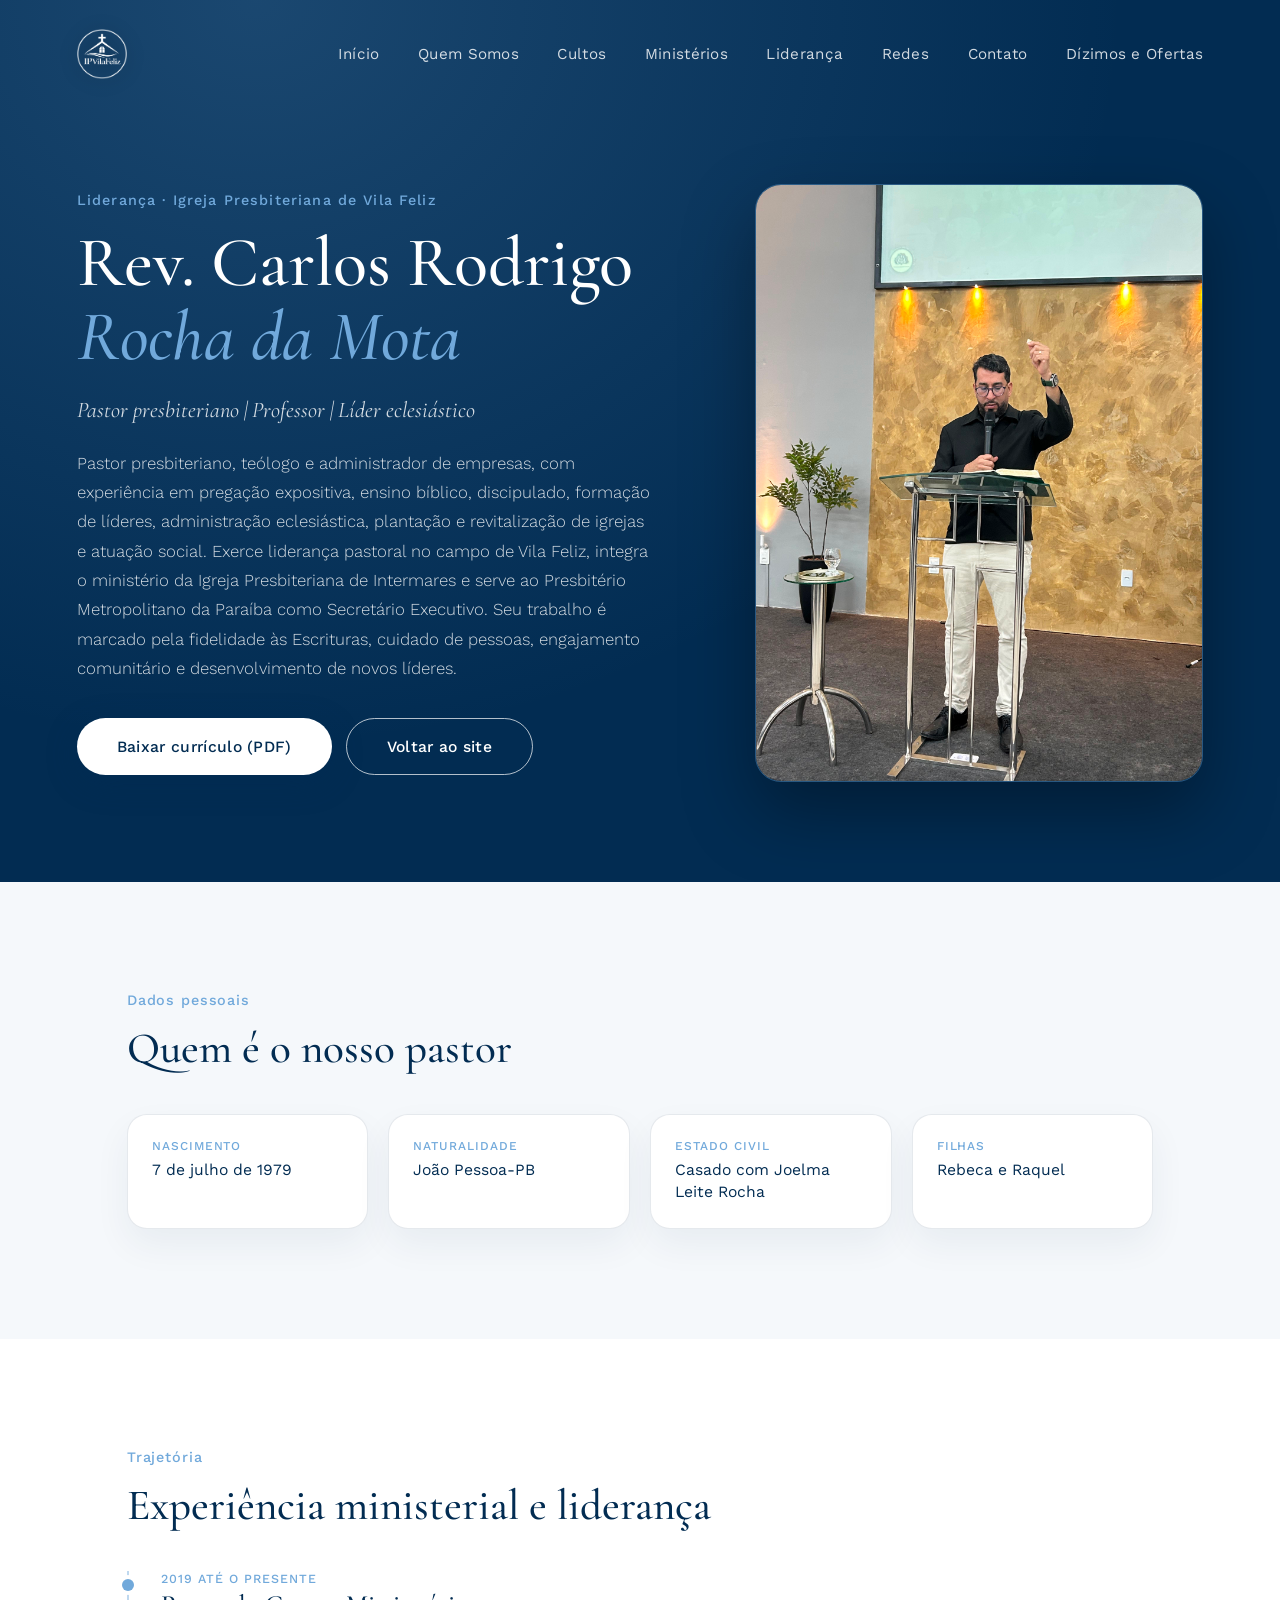
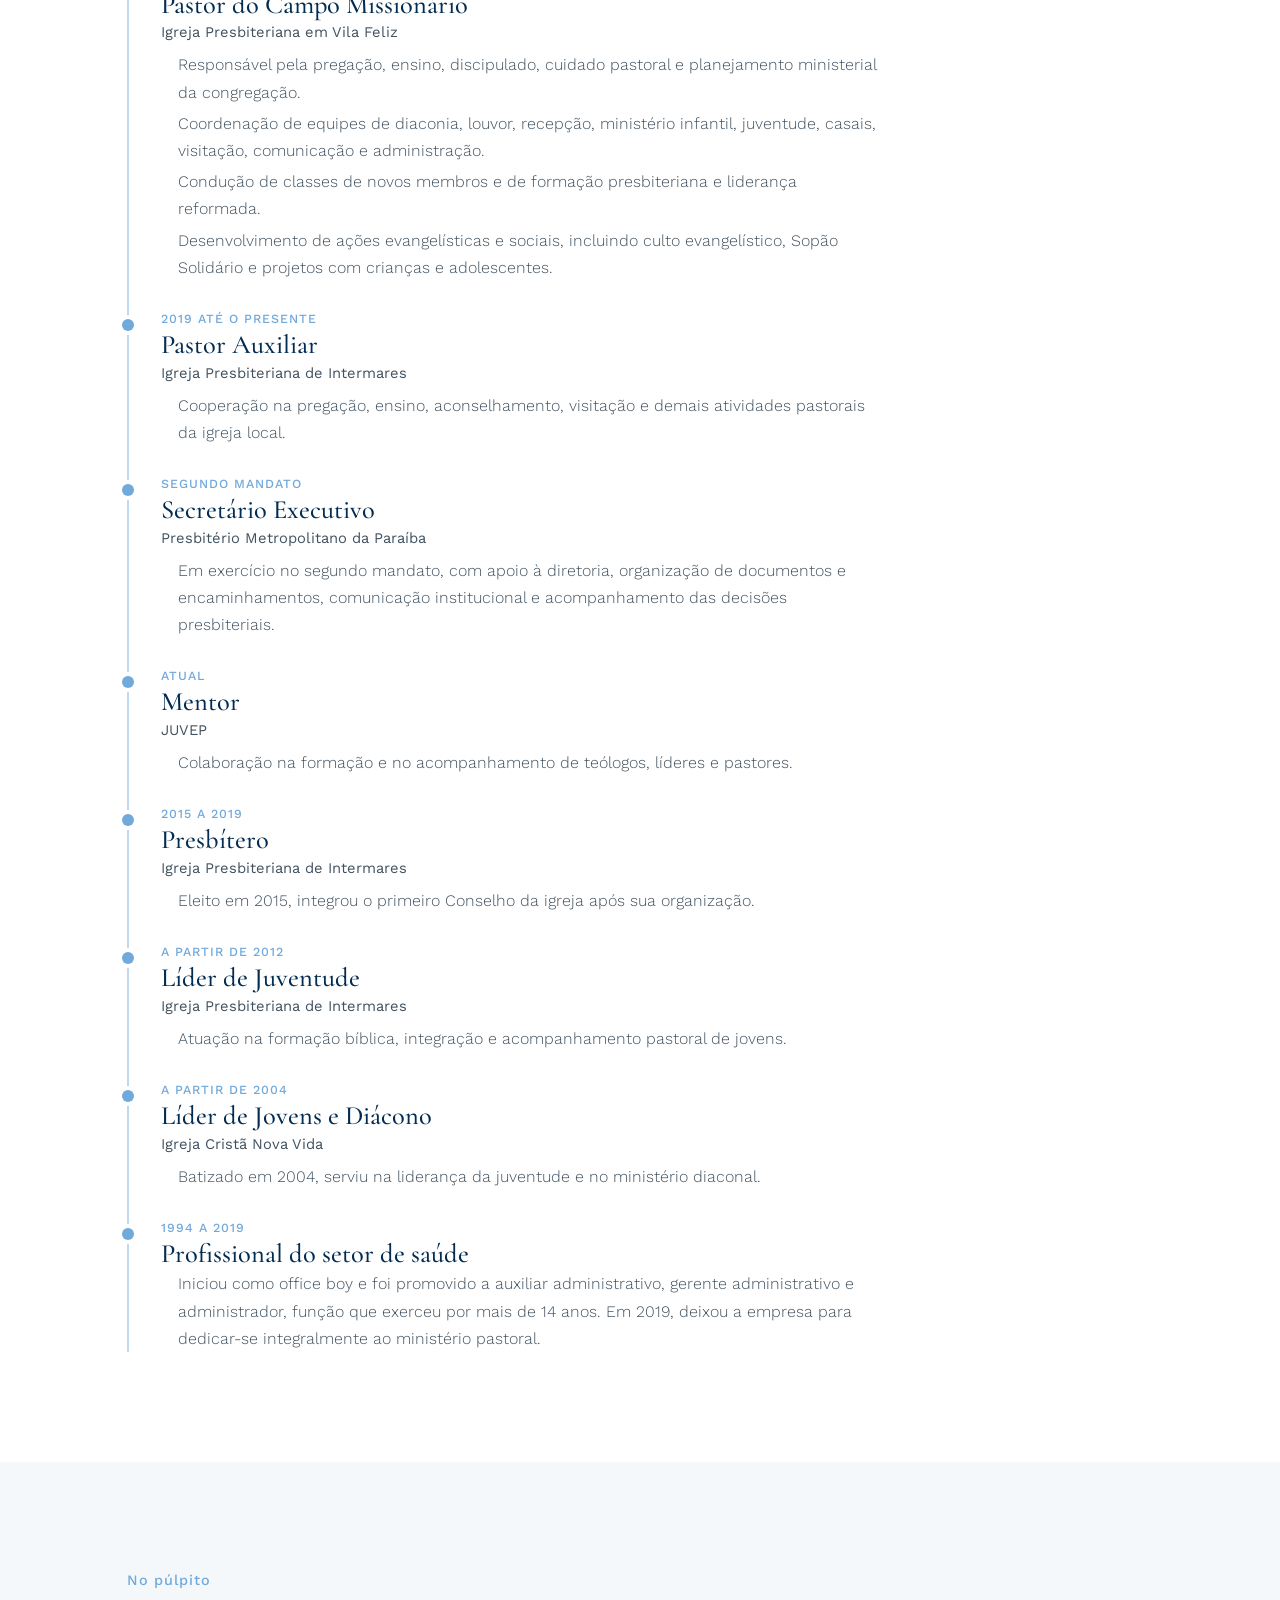
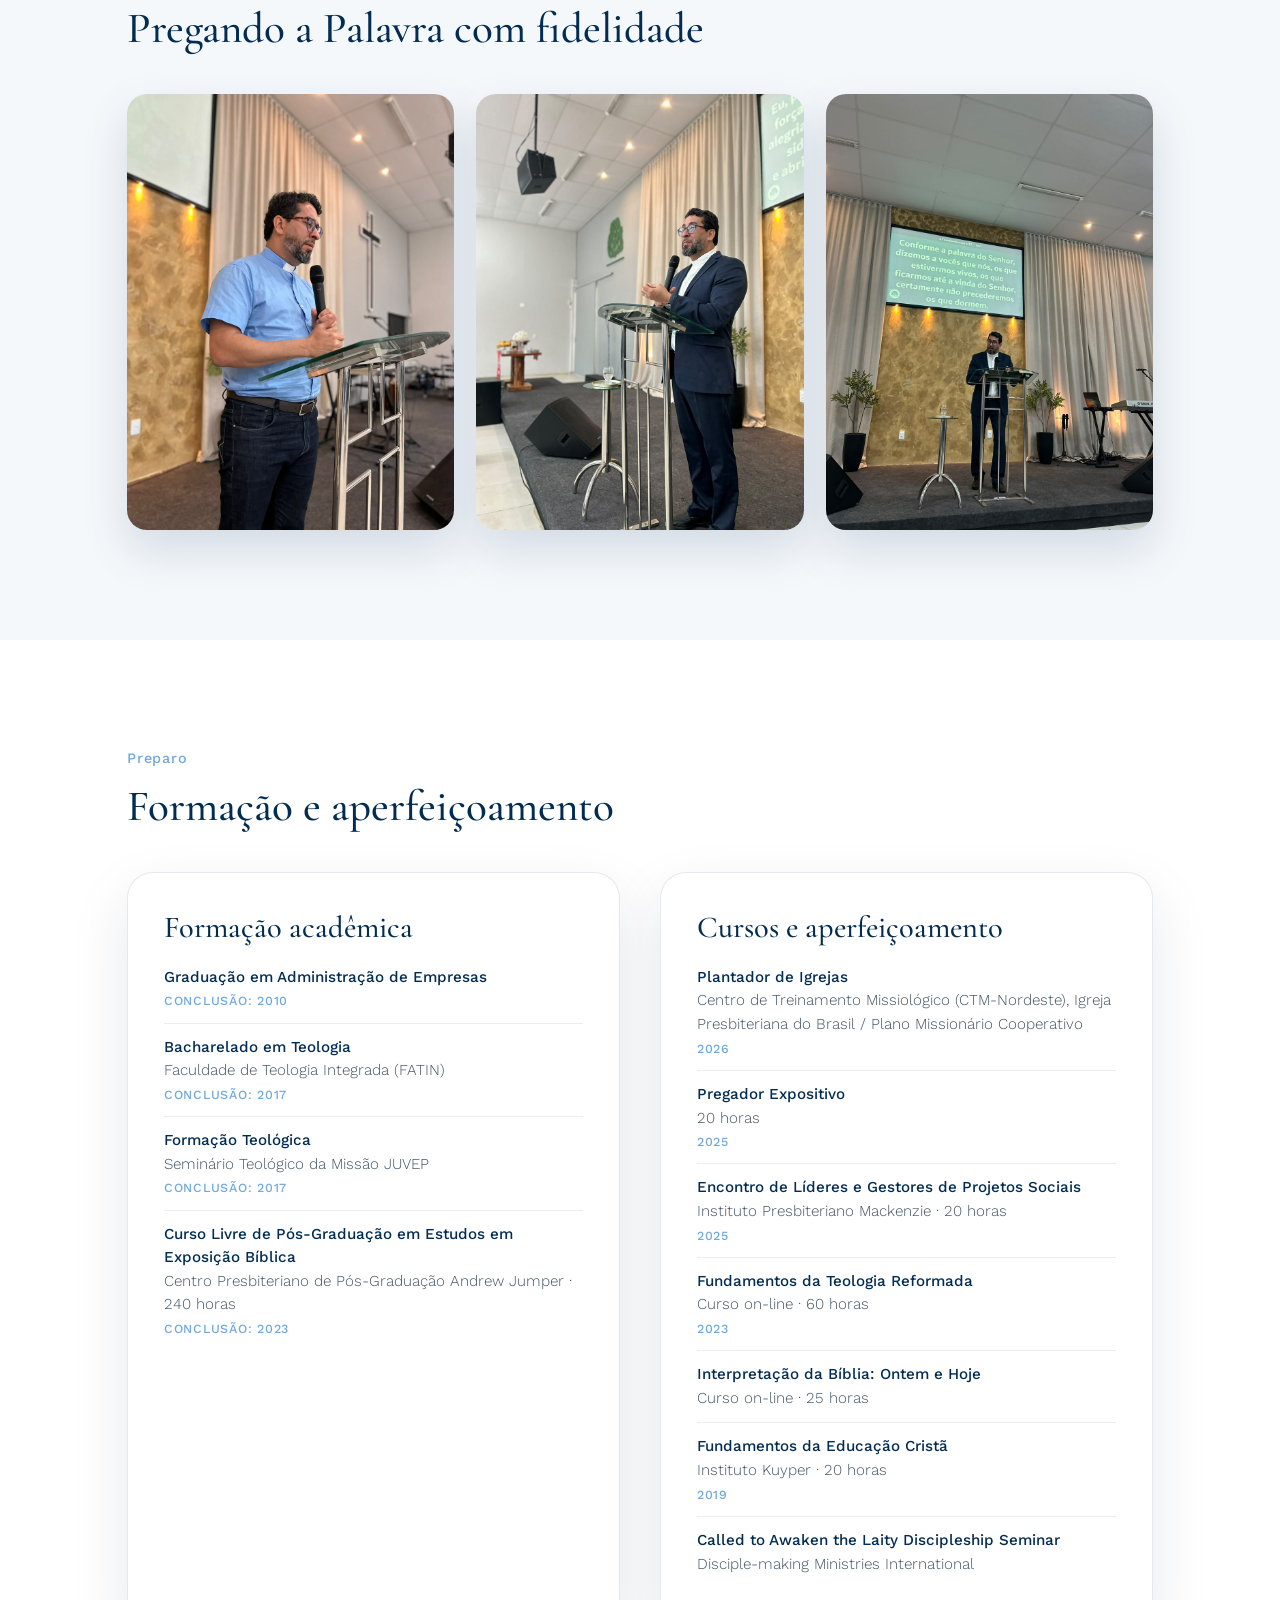
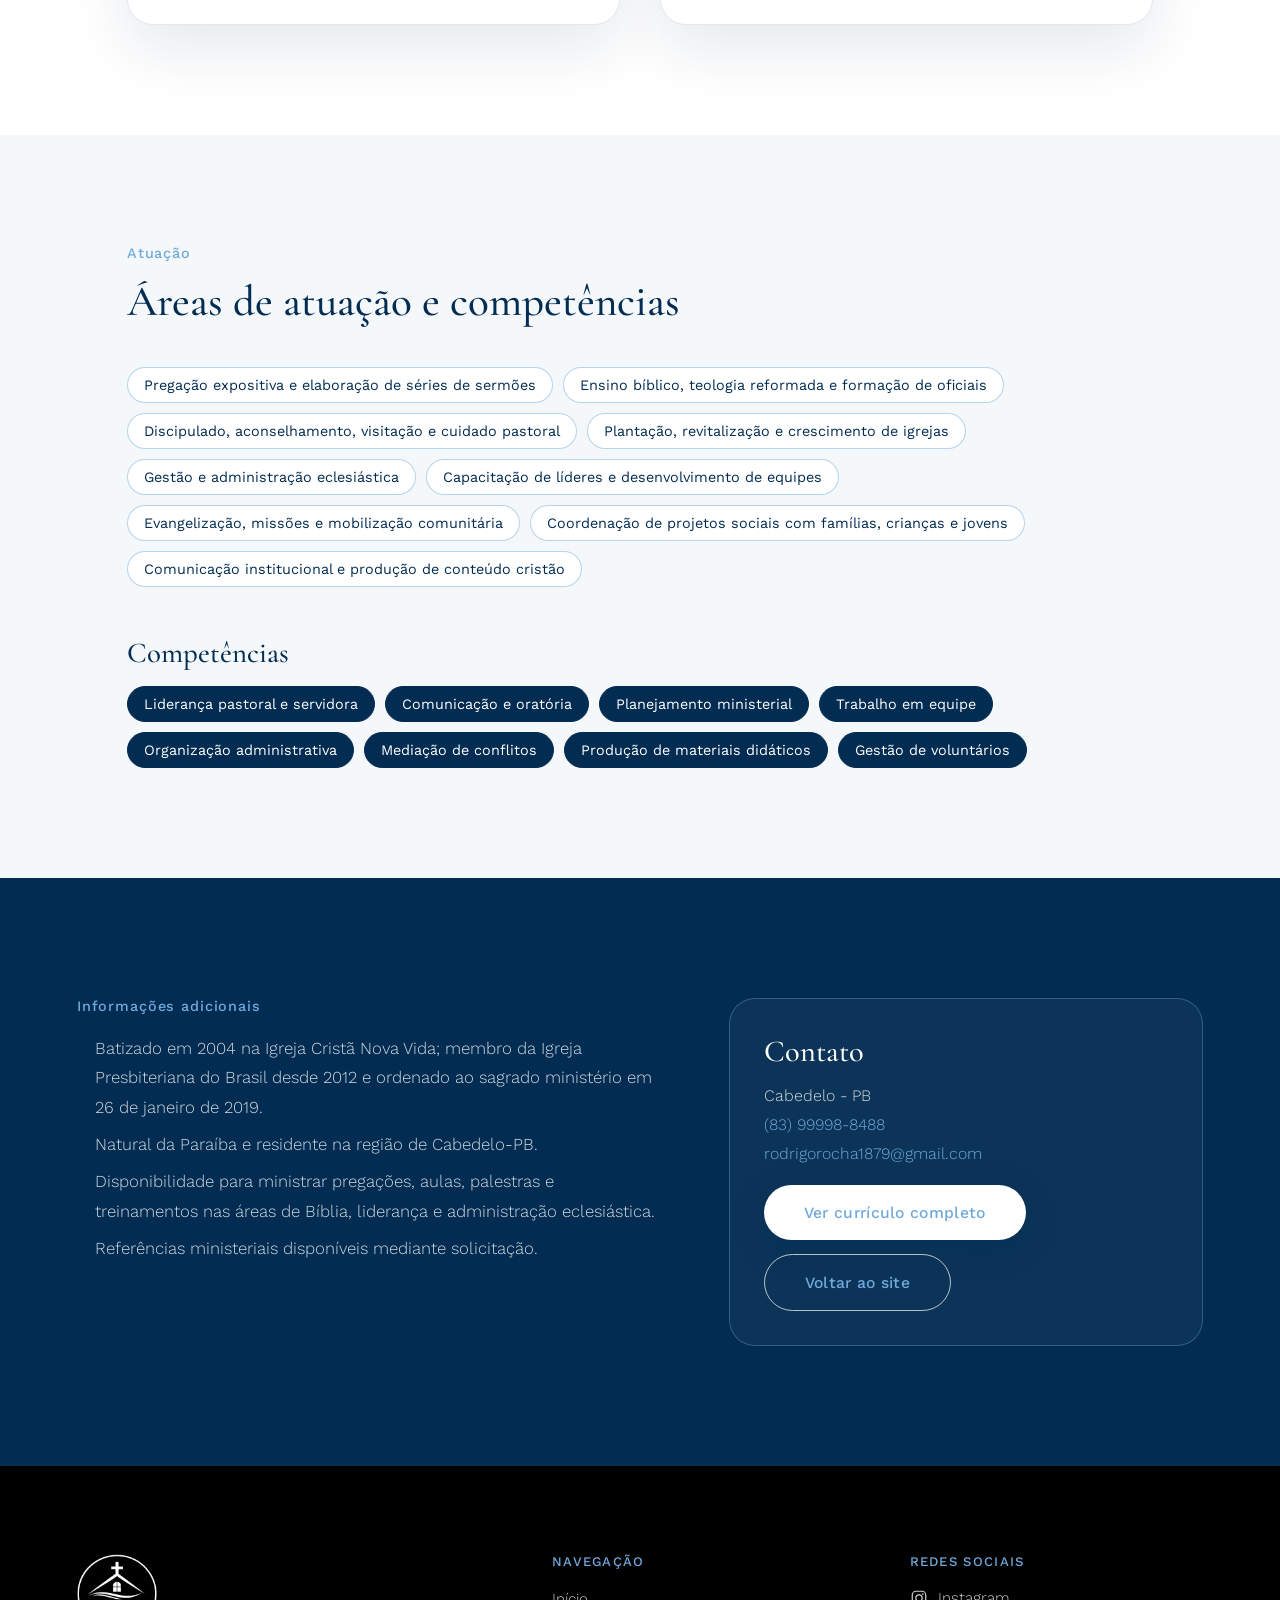
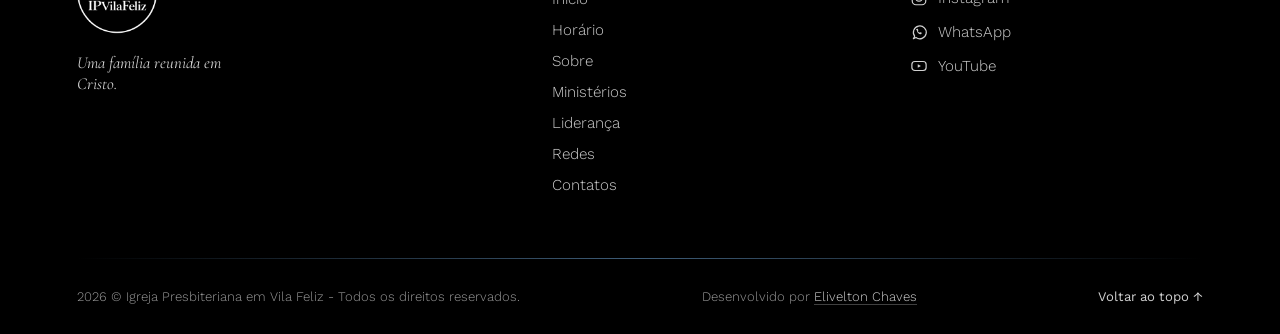
<file: pastor.html>
<!DOCTYPE html>
<html lang="pt-BR">
<head>
  <meta charset="UTF-8" />
  <meta name="viewport" content="width=device-width, initial-scale=1.0, viewport-fit=cover" />
  <title>Rev. Carlos Rodrigo — Liderança — Igreja Presbiteriana de Vila Feliz</title>
  <meta name="description" content="Conheça o Rev. Carlos Rodrigo Rocha da Mota, pastor da Igreja Presbiteriana de Vila Feliz: trajetória ministerial, formação e áreas de atuação." />

  <link rel="preconnect" href="https://fonts.googleapis.com" />
  <link rel="preconnect" href="https://fonts.gstatic.com" crossorigin />
  <link href="https://fonts.googleapis.com/css2?family=Cormorant+Garamond:ital,wght@0,400;0,500;0,600;1,500&family=Work+Sans:wght@300;400;500;600&display=swap" rel="stylesheet" />

  <link rel="stylesheet" href="style/style.css" />
  <link rel="stylesheet" href="style/pastor.css" />
</head>
<body>

  <header class="hero__header">
    <a href="index.html" class="brand">
      <img src="assets/images/logo-ipvf.png" alt="Igreja Presbiteriana de Vila Feliz" class="brand__logo" />
    </a>

    <button class="nav-toggle" id="navToggle" aria-expanded="false" aria-controls="primaryNav" aria-label="Abrir menu">
      <span></span>
      <span></span>
      <span></span>
    </button>

    <nav class="nav" id="primaryNav" aria-label="Navegação principal">
      <ul class="nav__list">
        <li><a href="index.html" class="nav__link">Início</a></li>
        <li><a href="index.html#quem-somos" class="nav__link">Quem Somos</a></li>
        <li><a href="index.html#cultos" class="nav__link">Cultos</a></li>
        <li><a href="index.html#ministerios" class="nav__link">Ministérios</a></li>
        <li><a href="index.html#lideranca" class="nav__link">Liderança</a></li>
        <li><a href="index.html#redes" class="nav__link">Redes</a></li>
        <li><a href="index.html#contato" class="nav__link">Contato</a></li>
         <li><a href="dizimos.html" class="nav__link">Dízimos e Ofertas</a></li>
      </ul>
    </nav>
  </header>
  <main>
    <section class="pastor-topo">
      <div class="pastor-topo__grid">
        <div class="pastor-topo__texto">
          <p class="pastor-topo__eyebrow">Liderança · Igreja Presbiteriana de Vila Feliz</p>
          <h1 class="pastor-topo__title">Rev. Carlos Rodrigo <em>Rocha da Mota</em></h1>
          <p class="pastor-topo__role">Pastor presbiteriano | Professor | Líder eclesiástico</p>
          <p class="pastor-topo__resumo">
            Pastor presbiteriano, teólogo e administrador de empresas, com experiência em pregação
            expositiva, ensino bíblico, discipulado, formação de líderes, administração eclesiástica,
            plantação e revitalização de igrejas e atuação social. Exerce liderança pastoral no campo
            de Vila Feliz, integra o ministério da Igreja Presbiteriana de Intermares e serve ao
            Presbitério Metropolitano da Paraíba como Secretário Executivo. Seu trabalho é marcado pela
            fidelidade às Escrituras, cuidado de pessoas, engajamento comunitário e desenvolvimento de
            novos líderes.
          </p>
          <div class="pastor-topo__acoes">
            <a href="documents/Rev. Carlos Rodrigo.pdf" class="btn-cta" target="_blank" rel="noopener"><span class="btn-cta__label">Baixar currículo (PDF)</span></a>
            <a href="index.html#lideranca" class="btn-cta btn-cta--secundario"><span class="btn-cta__label">Voltar ao site</span></a>
          </div>
        </div>
        <figure class="pastor-topo__foto">
          <img src="assets/images/lideranca-pastor.jpg" alt="Reverendo Carlos Rodrigo Rocha da Mota pregando ao púlpito" />
        </figure>
      </div>
    </section>

    <section class="pastor-secao">
      <div class="pastor-secao__inner">
        <p class="pastor-secao__eyebrow">Dados pessoais</p>
        <h2 class="pastor-secao__title">Quem é o nosso pastor</h2>
        <dl class="pastor-dados">
          <div class="pastor-dados__item"><dt>Nascimento</dt><dd>7 de julho de 1979</dd></div>
          <div class="pastor-dados__item"><dt>Naturalidade</dt><dd>João Pessoa-PB</dd></div>
          <div class="pastor-dados__item"><dt>Estado civil</dt><dd>Casado com Joelma Leite Rocha</dd></div>
          <div class="pastor-dados__item"><dt>Filhas</dt><dd>Rebeca e Raquel</dd></div>
        </dl>
      </div>
    </section>

    <section class="pastor-secao pastor-secao--branca">
      <div class="pastor-secao__inner">
        <p class="pastor-secao__eyebrow">Trajetória</p>
        <h2 class="pastor-secao__title">Experiência ministerial e liderança</h2>

        <ol class="pastor-linha">
          <li class="pastor-linha__item">
            <p class="pastor-linha__periodo">2019 até o presente</p>
            <h3 class="pastor-linha__cargo">Pastor do Campo Missionário</h3>
            <p class="pastor-linha__local">Igreja Presbiteriana em Vila Feliz</p>
            <ul class="pastor-linha__lista">
              <li>Responsável pela pregação, ensino, discipulado, cuidado pastoral e planejamento ministerial da congregação.</li>
              <li>Coordenação de equipes de diaconia, louvor, recepção, ministério infantil, juventude, casais, visitação, comunicação e administração.</li>
              <li>Condução de classes de novos membros e de formação presbiteriana e liderança reformada.</li>
              <li>Desenvolvimento de ações evangelísticas e sociais, incluindo culto evangelístico, Sopão Solidário e projetos com crianças e adolescentes.</li>
            </ul>
          </li>
          <li class="pastor-linha__item">
            <p class="pastor-linha__periodo">2019 até o presente</p>
            <h3 class="pastor-linha__cargo">Pastor Auxiliar</h3>
            <p class="pastor-linha__local">Igreja Presbiteriana de Intermares</p>
            <ul class="pastor-linha__lista">
              <li>Cooperação na pregação, ensino, aconselhamento, visitação e demais atividades pastorais da igreja local.</li>
            </ul>
          </li>
          <li class="pastor-linha__item">
            <p class="pastor-linha__periodo">Segundo mandato</p>
            <h3 class="pastor-linha__cargo">Secretário Executivo</h3>
            <p class="pastor-linha__local">Presbitério Metropolitano da Paraíba</p>
            <ul class="pastor-linha__lista">
              <li>Em exercício no segundo mandato, com apoio à diretoria, organização de documentos e encaminhamentos, comunicação institucional e acompanhamento das decisões presbiteriais.</li>
            </ul>
          </li>
          <li class="pastor-linha__item">
            <p class="pastor-linha__periodo">Atual</p>
            <h3 class="pastor-linha__cargo">Mentor</h3>
            <p class="pastor-linha__local">JUVEP</p>
            <ul class="pastor-linha__lista">
              <li>Colaboração na formação e no acompanhamento de teólogos, líderes e pastores.</li>
            </ul>
          </li>
          <li class="pastor-linha__item">
            <p class="pastor-linha__periodo">2015 a 2019</p>
            <h3 class="pastor-linha__cargo">Presbítero</h3>
            <p class="pastor-linha__local">Igreja Presbiteriana de Intermares</p>
            <ul class="pastor-linha__lista">
              <li>Eleito em 2015, integrou o primeiro Conselho da igreja após sua organização.</li>
            </ul>
          </li>
          <li class="pastor-linha__item">
            <p class="pastor-linha__periodo">A partir de 2012</p>
            <h3 class="pastor-linha__cargo">Líder de Juventude</h3>
            <p class="pastor-linha__local">Igreja Presbiteriana de Intermares</p>
            <ul class="pastor-linha__lista">
              <li>Atuação na formação bíblica, integração e acompanhamento pastoral de jovens.</li>
            </ul>
          </li>
          <li class="pastor-linha__item">
            <p class="pastor-linha__periodo">A partir de 2004</p>
            <h3 class="pastor-linha__cargo">Líder de Jovens e Diácono</h3>
            <p class="pastor-linha__local">Igreja Cristã Nova Vida</p>
            <ul class="pastor-linha__lista">
              <li>Batizado em 2004, serviu na liderança da juventude e no ministério diaconal.</li>
            </ul>
          </li>
          <li class="pastor-linha__item">
            <p class="pastor-linha__periodo">1994 a 2019</p>
            <h3 class="pastor-linha__cargo">Profissional do setor de saúde</h3>
            <ul class="pastor-linha__lista">
              <li>Iniciou como office boy e foi promovido a auxiliar administrativo, gerente administrativo e administrador, função que exerceu por mais de 14 anos. Em 2019, deixou a empresa para dedicar-se integralmente ao ministério pastoral.</li>
            </ul>
          </li>
        </ol>
      </div>
    </section>

    <section class="pastor-secao" aria-label="Galeria de fotos">
      <div class="pastor-secao__inner">
        <p class="pastor-secao__eyebrow">No púlpito</p>
        <h2 class="pastor-secao__title">Pregando a Palavra com fidelidade</h2>
        <div class="pastor-galeria">
          <figure class="pastor-galeria__item"><img src="assets/images/pastor-camisa-azul.jpg" alt="Rev. Carlos Rodrigo orando ao púlpito, de camisa azul" loading="lazy" /></figure>
          <figure class="pastor-galeria__item"><img src="assets/images/pastor-terno.jpg" alt="Rev. Carlos Rodrigo pregando de terno azul-marinho" loading="lazy" /></figure>
          <figure class="pastor-galeria__item"><img src="assets/images/pastor-pulpito.jpg" alt="Rev. Carlos Rodrigo pregando no púlpito da igreja, com o texto bíblico no telão" loading="lazy" /></figure>
        </div>
      </div>
    </section>

    <section class="pastor-secao pastor-secao--branca">
      <div class="pastor-secao__inner">
        <p class="pastor-secao__eyebrow">Preparo</p>
        <h2 class="pastor-secao__title">Formação e aperfeiçoamento</h2>
        <div class="pastor-duas">
          <article class="pastor-card">
            <h3 class="pastor-card__title">Formação acadêmica</h3>
            <ul class="pastor-card__lista">
              <li><strong>Graduação em Administração de Empresas</strong><small>CONCLUSÃO: 2010</small></li>
              <li><strong>Bacharelado em Teologia</strong>Faculdade de Teologia Integrada (FATIN)<small>CONCLUSÃO: 2017</small></li>
              <li><strong>Formação Teológica</strong>Seminário Teológico da Missão JUVEP<small>CONCLUSÃO: 2017</small></li>
              <li><strong>Curso Livre de Pós-Graduação em Estudos em Exposição Bíblica</strong>Centro Presbiteriano de Pós-Graduação Andrew Jumper · 240 horas<small>CONCLUSÃO: 2023</small></li>
            </ul>
          </article>
          <article class="pastor-card">
            <h3 class="pastor-card__title">Cursos e aperfeiçoamento</h3>
            <ul class="pastor-card__lista">
              <li><strong>Plantador de Igrejas</strong>Centro de Treinamento Missiológico (CTM-Nordeste), Igreja Presbiteriana do Brasil / Plano Missionário Cooperativo<small>2026</small></li>
              <li><strong>Pregador Expositivo</strong>20 horas<small>2025</small></li>
              <li><strong>Encontro de Líderes e Gestores de Projetos Sociais</strong>Instituto Presbiteriano Mackenzie · 20 horas<small>2025</small></li>
              <li><strong>Fundamentos da Teologia Reformada</strong>Curso on-line · 60 horas<small>2023</small></li>
              <li><strong>Interpretação da Bíblia: Ontem e Hoje</strong>Curso on-line · 25 horas</li>
              <li><strong>Fundamentos da Educação Cristã</strong>Instituto Kuyper · 20 horas<small>2019</small></li>
              <li><strong>Called to Awaken the Laity Discipleship Seminar</strong>Disciple-making Ministries International</li>
            </ul>
          </article>
        </div>
      </div>
    </section>

    <section class="pastor-secao">
      <div class="pastor-secao__inner">
        <p class="pastor-secao__eyebrow">Atuação</p>
        <h2 class="pastor-secao__title">Áreas de atuação e competências</h2>
        <ul class="pastor-tags">
          <li>Pregação expositiva e elaboração de séries de sermões</li>
          <li>Ensino bíblico, teologia reformada e formação de oficiais</li>
          <li>Discipulado, aconselhamento, visitação e cuidado pastoral</li>
          <li>Plantação, revitalização e crescimento de igrejas</li>
          <li>Gestão e administração eclesiástica</li>
          <li>Capacitação de líderes e desenvolvimento de equipes</li>
          <li>Evangelização, missões e mobilização comunitária</li>
          <li>Coordenação de projetos sociais com famílias, crianças e jovens</li>
          <li>Comunicação institucional e produção de conteúdo cristão</li>
        </ul>
        <h3 class="pastor-subtitulo">Competências</h3>
        <ul class="pastor-tags pastor-tags--solido">
          <li>Liderança pastoral e servidora</li>
          <li>Comunicação e oratória</li>
          <li>Planejamento ministerial</li>
          <li>Trabalho em equipe</li>
          <li>Organização administrativa</li>
          <li>Mediação de conflitos</li>
          <li>Produção de materiais didáticos</li>
          <li>Gestão de voluntários</li>
        </ul>
      </div>
    </section>

    <section class="pastor-fim">
      <div class="pastor-fim__inner">
        <div>
          <p class="pastor-fim__eyebrow">Informações adicionais</p>
          <ul class="pastor-fim__lista">
            <li>Batizado em 2004 na Igreja Cristã Nova Vida; membro da Igreja Presbiteriana do Brasil desde 2012 e ordenado ao sagrado ministério em 26 de janeiro de 2019.</li>
            <li>Natural da Paraíba e residente na região de Cabedelo-PB.</li>
            <li>Disponibilidade para ministrar pregações, aulas, palestras e treinamentos nas áreas de Bíblia, liderança e administração eclesiástica.</li>
            <li>Referências ministeriais disponíveis mediante solicitação.</li>
          </ul>
        </div>
        <aside class="pastor-fim__card" aria-labelledby="pastor-contato">
          <h2 id="pastor-contato">Contato</h2>
          <p>Cabedelo - PB</p>
          <p><a href="tel:+5583999988488">(83) 99998-8488</a></p>
          <p><a href="mailto:rodrigorocha1879@gmail.com">rodrigorocha1879@gmail.com</a></p>
          <div class="pastor-fim__acoes">
            <a href="documents/Rev. Carlos Rodrigo.pdf" class="btn-cta" target="_blank" rel="noopener"><span class="btn-cta__label">Ver currículo completo</span></a>
            <a href="index.html" class="btn-cta btn-cta--secundario"><span class="btn-cta__label">Voltar ao site</span></a>
          </div>
        </aside>
      </div>
    </section>
  </main>

  <footer class="footer" id="footer">
    <div class="footer__main">
      <div class="footer__brand">
        <a href="index.html" class="footer__logo-link">
          <img
            src="assets/images/logo-ipvf.png"
            alt="Igreja Presbiteriana de Vila Feliz"
            class="footer__logo"
          />
        </a>
        <p class="footer__tagline">Uma família reunida em Cristo.</p>
      </div>

      <nav class="footer__nav" aria-label="Navegação do rodapé">
        <h3 class="footer__col-title">Navegação</h3>
        <ul class="footer__nav-list">
          <li><a href="index.html" class="footer__link">Início</a></li>
          <li><a href="index.html#cultos" class="footer__link">Horário</a></li>
          <li><a href="index.html#quem-somos" class="footer__link">Sobre</a></li>
          <li><a href="index.html#ministerios" class="footer__link">Ministérios</a></li>
          <li><a href="index.html#lideranca" class="footer__link">Liderança</a></li>
          <li><a href="index.html#redes" class="footer__link">Redes</a></li>
          <li><a href="index.html#contato" class="footer__link">Contatos</a></li>
        </ul>
      </nav>

      <div class="footer__social">
        <h3 class="footer__col-title">Redes sociais</h3>
        <ul class="footer__social-list">
          <li>
            <a
              href="https://www.instagram.com/ipvilafeliz/"
              target="_blank"
              rel="noopener noreferrer"
              class="footer__social-link"
              aria-label="Instagram da Igreja Presbiteriana de Vila Feliz"
            >
              <span class="footer__social-icon" aria-hidden="true">
                <svg viewBox="0 0 24 24" fill="none" xmlns="http://www.w3.org/2000/svg">
                  <rect x="3" y="3" width="18" height="18" rx="5" stroke="currentColor" stroke-width="1.6" />
                  <circle cx="12" cy="12" r="4.2" stroke="currentColor" stroke-width="1.6" />
                  <circle cx="17.2" cy="6.8" r="1.1" fill="currentColor" />
                </svg>
              </span>
              <span>Instagram</span>
            </a>
          </li>
          <li>
            <a
              href="https://wa.me/5583998012249"
              target="_blank"
              rel="noopener noreferrer"
              class="footer__social-link"
              aria-label="WhatsApp da Igreja Presbiteriana de Vila Feliz"
            >
              <span class="footer__social-icon" aria-hidden="true">
                <svg viewBox="0 0 24 24" fill="none" xmlns="http://www.w3.org/2000/svg">
                  <path d="M6.2 17.6 4.5 21l3.5-1.6a8.6 8.6 0 1 0-1.8-1.8Z" stroke="currentColor" stroke-width="1.6" stroke-linejoin="round" />
                  <path d="M9.2 10.1c.2 2.7 2.3 4.8 5 5 .9.1 1-.3 1.1-.7l.2-1c0-.2 0-.5-.3-.6l-1.7-.6c-.2 0-.4 0-.5.2l-.4.6c-1-.5-1.8-1.3-2.3-2.3l.6-.4c.2-.1.2-.3.2-.5l-.6-1.7c-.1-.3-.3-.3-.6-.3l-1 .2c-.4.1-.8.2-.7 1.1Z" fill="currentColor" />
                </svg>
              </span>
              <span>WhatsApp</span>
            </a>
          </li>
          <li>
            <a
              href="https://www.youtube.com/@ipbvilafelizvila"
              target="_blank"
              rel="noopener noreferrer"
              class="footer__social-link"
              aria-label="YouTube da Igreja Presbiteriana de Vila Feliz"
            >
              <span class="footer__social-icon" aria-hidden="true">
                <svg viewBox="0 0 24 24" fill="none" xmlns="http://www.w3.org/2000/svg">
                  <rect x="2.5" y="6" width="19" height="12" rx="4" stroke="currentColor" stroke-width="1.6" />
                  <path d="M10.3 9.6v4.8l4.3-2.4-4.3-2.4Z" fill="currentColor" />
                </svg>
              </span>
              <span>YouTube</span>
            </a>
          </li>
        </ul>
      </div>
    </div>

    <div class="footer__divider" role="separator"></div>

    <div class="footer__bottom">
      <p class="footer__copy">2026 © Igreja Presbiteriana em Vila Feliz - Todos os direitos reservados.</p>
      <p class="footer__credit">
        Desenvolvido por
        <a
          href="https://www.linkedin.com/in/eliveltonchaves/"
          target="_blank"
          rel="noopener noreferrer"
          class="footer__credit-link"
        >Elivelton Chaves</a>
      </p>
      <a href="#" class="footer__top">Voltar ao topo ↑</a>
    </div>
  </footer>

  <script src="scripts/script.js"></script>
</body>
</html>
</file>
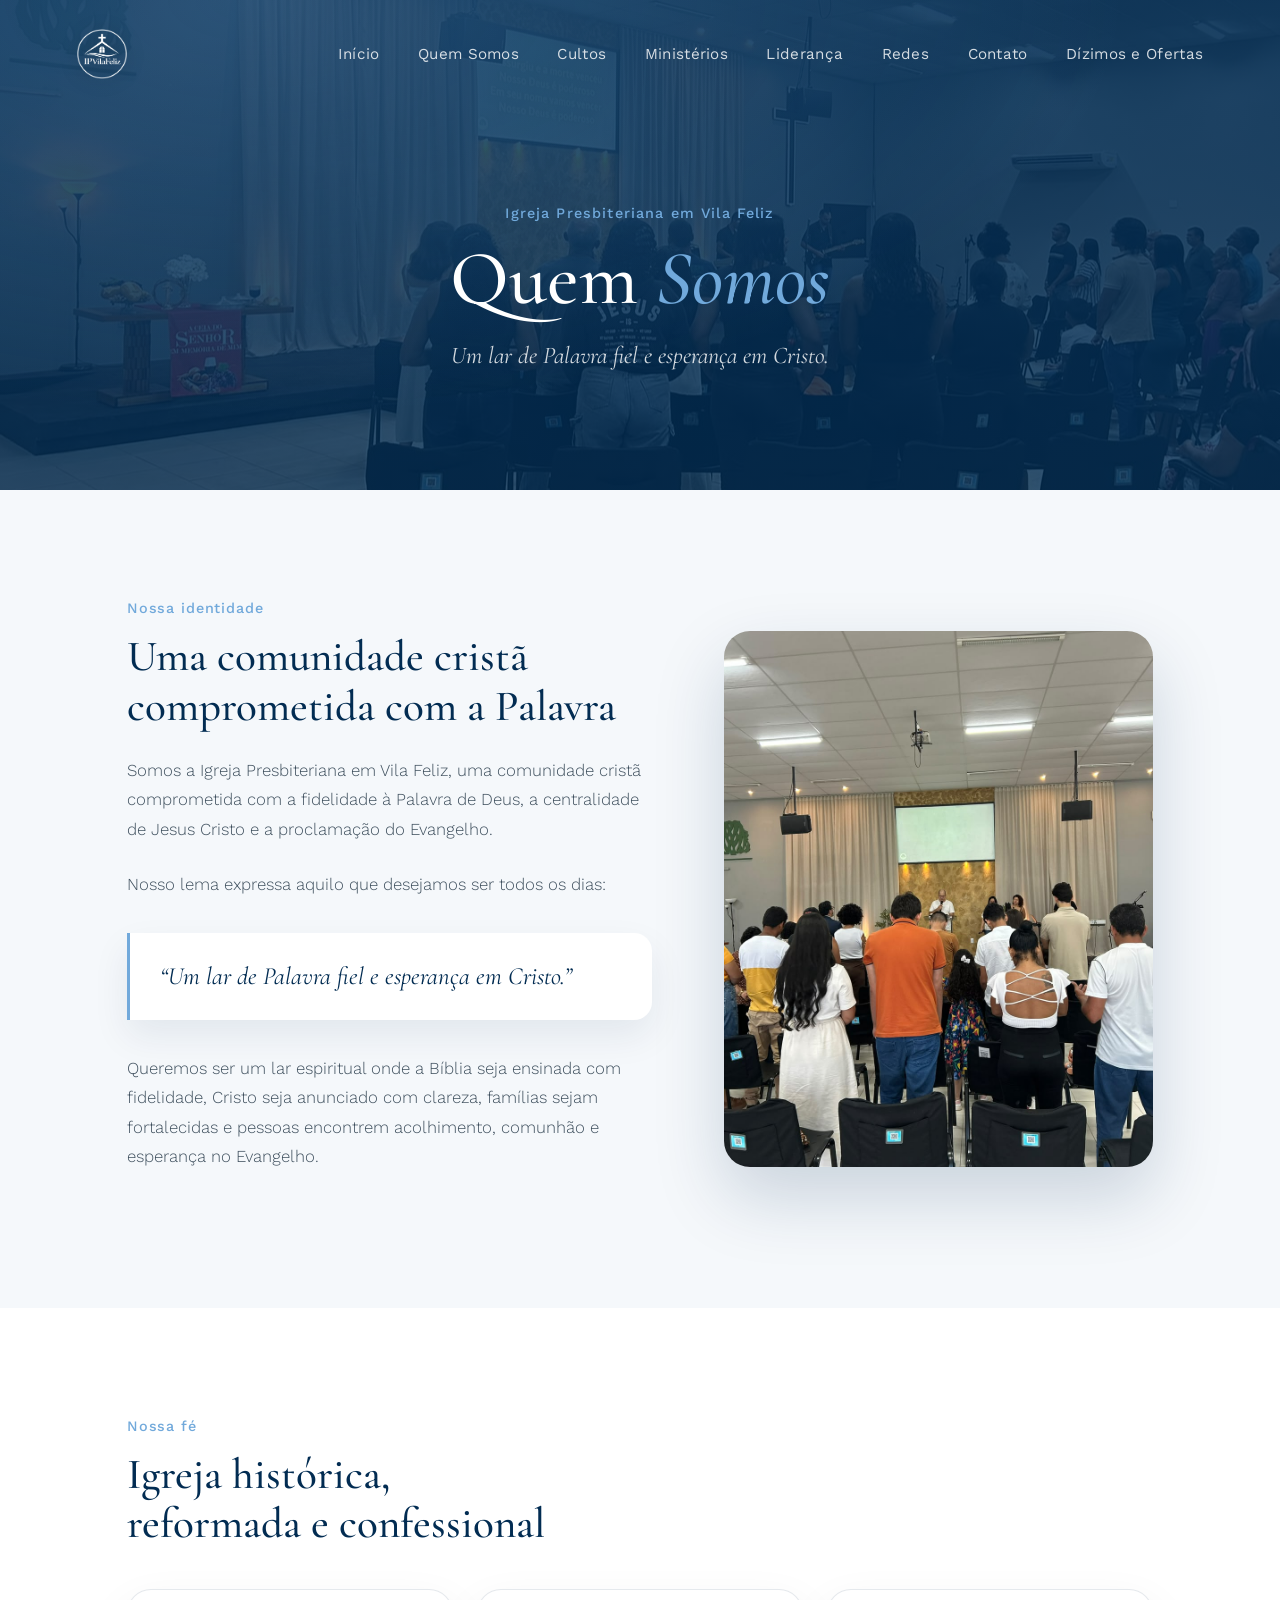
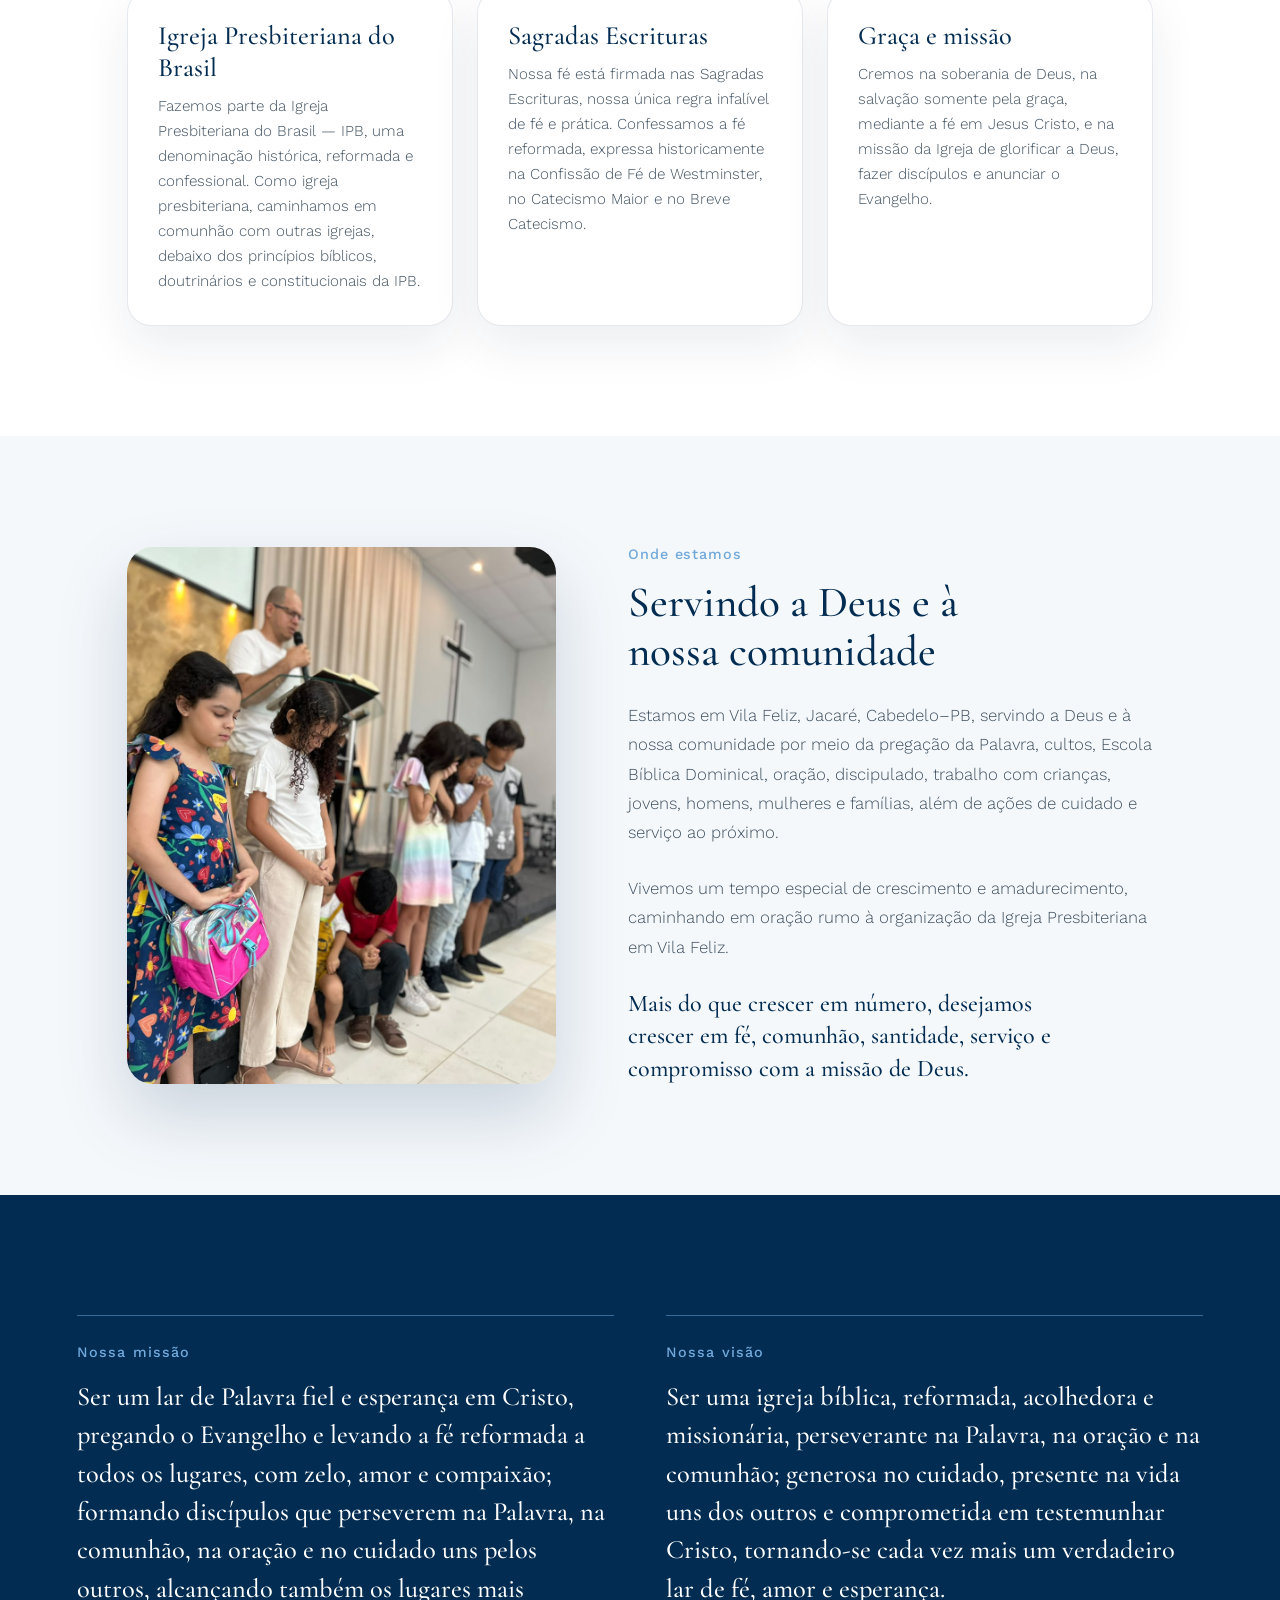
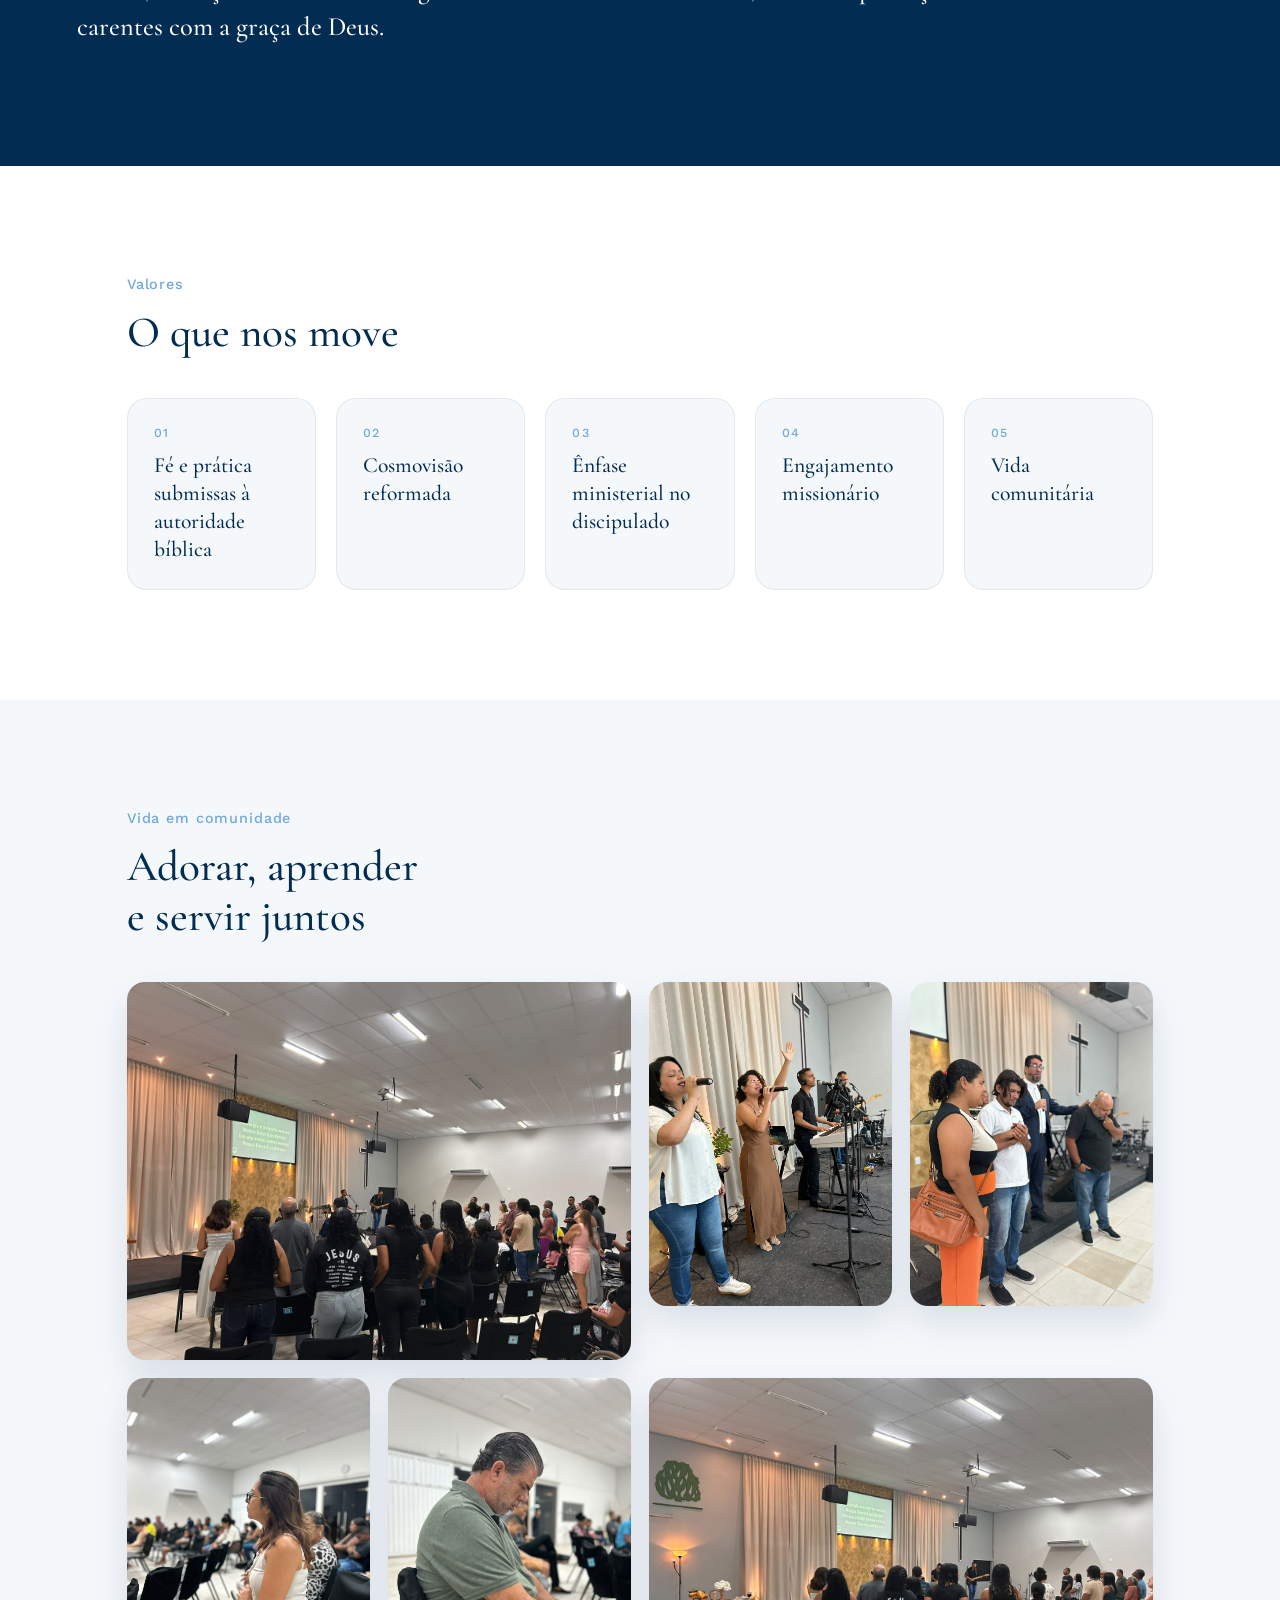
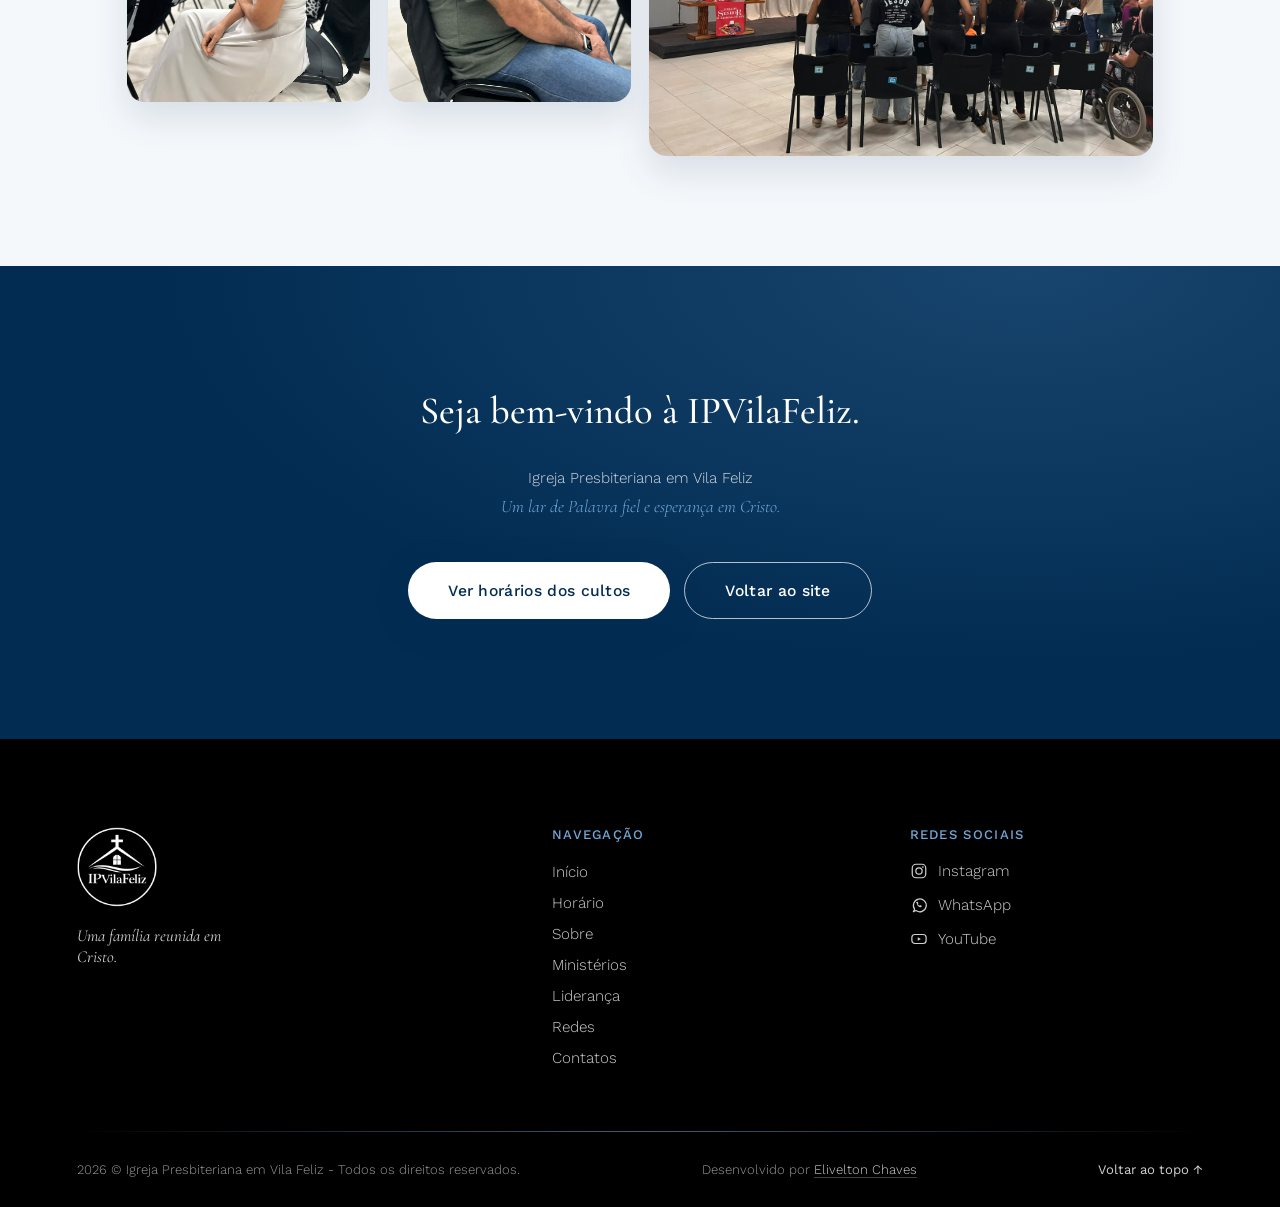
<file: sobre.html>
<!DOCTYPE html>
<html lang="pt-BR">
<head>
  <meta charset="UTF-8" />
  <meta name="viewport" content="width=device-width, initial-scale=1.0, viewport-fit=cover" />
  <title>Quem Somos — Igreja Presbiteriana de Vila Feliz</title>
  <meta name="description" content="Conheça a Igreja Presbiteriana em Vila Feliz: nossa fé reformada, missão, visão e valores. Um lar de Palavra fiel e esperança em Cristo." />

  <link rel="preconnect" href="https://fonts.googleapis.com" />
  <link rel="preconnect" href="https://fonts.gstatic.com" crossorigin />
  <link href="https://fonts.googleapis.com/css2?family=Cormorant+Garamond:ital,wght@0,400;0,500;0,600;1,500&family=Work+Sans:wght@300;400;500;600&display=swap" rel="stylesheet" />

  <link rel="stylesheet" href="style/style.css" />
  <link rel="stylesheet" href="style/sobre.css" />
</head>
<body>

  <header class="hero__header">
    <a href="index.html" class="brand">
      <img src="assets/images/logo-ipvf.png" alt="Igreja Presbiteriana de Vila Feliz" class="brand__logo" />
    </a>

    <button class="nav-toggle" id="navToggle" aria-expanded="false" aria-controls="primaryNav" aria-label="Abrir menu">
      <span></span>
      <span></span>
      <span></span>
    </button>

    <nav class="nav" id="primaryNav" aria-label="Navegação principal">
      <ul class="nav__list">
        <li><a href="index.html" class="nav__link">Início</a></li>
        <li><a href="index.html#quem-somos" class="nav__link">Quem Somos</a></li>
        <li><a href="index.html#cultos" class="nav__link">Cultos</a></li>
        <li><a href="index.html#ministerios" class="nav__link">Ministérios</a></li>
        <li><a href="index.html#lideranca" class="nav__link">Liderança</a></li>
        <li><a href="index.html#redes" class="nav__link">Redes</a></li>
        <li><a href="index.html#contato" class="nav__link">Contato</a></li>
         <li><a href="dizimos.html" class="nav__link">Dízimos e Ofertas</a></li>
      </ul>
    </nav>
  </header>
  <main>
    <section class="sobre-topo">
      <div class="sobre-topo__inner">
        <p class="sobre-topo__eyebrow">Igreja Presbiteriana em Vila Feliz</p>
        <h1 class="sobre-topo__title">Quem <em>Somos</em></h1>
        <p class="sobre-topo__subtitle">Um lar de Palavra fiel e esperança em Cristo.</p>
      </div>
    </section>

    <section class="sobre-bloco">
      <div class="sobre-grid">
        <div class="sobre-conteudo">
          <p class="sobre-eyebrow">Nossa identidade</p>
          <h2 class="sobre-title">Uma comunidade cristã comprometida com a Palavra</h2>

          <p class="sobre-texto">
            Somos a Igreja Presbiteriana em Vila Feliz, uma comunidade cristã comprometida com a
            fidelidade à Palavra de Deus, a centralidade de Jesus Cristo e a proclamação do Evangelho.
          </p>
          <p class="sobre-texto">Nosso lema expressa aquilo que desejamos ser todos os dias:</p>

          <blockquote class="sobre-lema">
            <p>“Um lar de Palavra fiel e esperança em Cristo.”</p>
          </blockquote>

          <p class="sobre-texto">
            Queremos ser um lar espiritual onde a Bíblia seja ensinada com fidelidade, Cristo seja
            anunciado com clareza, famílias sejam fortalecidas e pessoas encontrem acolhimento,
            comunhão e esperança no Evangelho.
          </p>
        </div>

        <figure class="sobre-foto">
          <img src="assets/images/sobre-oracao-congregacao.jpg" alt="Congregação de pé, em oração, durante o culto na Igreja Presbiteriana em Vila Feliz" loading="lazy" />
        </figure>
      </div>
    </section>

    <section class="sobre-bloco sobre-bloco--branco">
      <div class="sobre-secao-inner">
        <p class="sobre-eyebrow">Nossa fé</p>
        <h2 class="sobre-title">Igreja histórica, reformada e confessional</h2>

        <div class="sobre-cards">
          <article class="sobre-card">
            <h3>Igreja Presbiteriana do Brasil</h3>
            <p>
              Fazemos parte da Igreja Presbiteriana do Brasil — IPB, uma denominação histórica,
              reformada e confessional. Como igreja presbiteriana, caminhamos em comunhão com outras
              igrejas, debaixo dos princípios bíblicos, doutrinários e constitucionais da IPB.
            </p>
          </article>
          <article class="sobre-card">
            <h3>Sagradas Escrituras</h3>
            <p>
              Nossa fé está firmada nas Sagradas Escrituras, nossa única regra infalível de fé e
              prática. Confessamos a fé reformada, expressa historicamente na Confissão de Fé de
              Westminster, no Catecismo Maior e no Breve Catecismo.
            </p>
          </article>
          <article class="sobre-card">
            <h3>Graça e missão</h3>
            <p>
              Cremos na soberania de Deus, na salvação somente pela graça, mediante a fé em Jesus
              Cristo, e na missão da Igreja de glorificar a Deus, fazer discípulos e anunciar o
              Evangelho.
            </p>
          </article>
        </div>
      </div>
    </section>

    <section class="sobre-bloco">
      <div class="sobre-grid sobre-grid--inverso">
        <figure class="sobre-foto">
          <img src="assets/images/sobre-criancas.jpg" alt="Crianças de cabeça baixa, em oração, diante do púlpito durante o culto" loading="lazy" />
        </figure>

        <div class="sobre-conteudo">
          <p class="sobre-eyebrow">Onde estamos</p>
          <h2 class="sobre-title">Servindo a Deus e à nossa comunidade</h2>

          <p class="sobre-texto">
            Estamos em Vila Feliz, Jacaré, Cabedelo–PB, servindo a Deus e à nossa comunidade por meio
            da pregação da Palavra, cultos, Escola Bíblica Dominical, oração, discipulado, trabalho
            com crianças, jovens, homens, mulheres e famílias, além de ações de cuidado e serviço ao
            próximo.
          </p>
          <p class="sobre-texto">
            Vivemos um tempo especial de crescimento e amadurecimento, caminhando em oração rumo à
            organização da Igreja Presbiteriana em Vila Feliz.
          </p>
          <p class="sobre-destaque">
            Mais do que crescer em número, desejamos crescer em fé, comunhão, santidade, serviço e
            compromisso com a missão de Deus.
          </p>
        </div>
      </div>
    </section>

    <section class="sobre-mv" aria-label="Missão e visão">
      <div class="sobre-mv__grid">
        <div class="sobre-mv__item">
          <p class="sobre-mv__eyebrow">Nossa missão</p>
          <p class="sobre-mv__texto">
            Ser um lar de Palavra fiel e esperança em Cristo, pregando o Evangelho e levando a fé
            reformada a todos os lugares, com zelo, amor e compaixão; formando discípulos que
            perseverem na Palavra, na comunhão, na oração e no cuidado uns pelos outros, alcançando
            também os lugares mais carentes com a graça de Deus.
          </p>
        </div>
        <div class="sobre-mv__item">
          <p class="sobre-mv__eyebrow">Nossa visão</p>
          <p class="sobre-mv__texto">
            Ser uma igreja bíblica, reformada, acolhedora e missionária, perseverante na Palavra, na
            oração e na comunhão; generosa no cuidado, presente na vida uns dos outros e
            comprometida em testemunhar Cristo, tornando-se cada vez mais um verdadeiro lar de fé,
            amor e esperança.
          </p>
        </div>
      </div>
    </section>

    <section class="sobre-bloco sobre-bloco--branco">
      <div class="sobre-secao-inner">
        <p class="sobre-eyebrow">Valores</p>
        <h2 class="sobre-title">O que nos move</h2>
        <ol class="sobre-valores">
          <li>Fé e prática submissas à autoridade bíblica</li>
          <li>Cosmovisão reformada</li>
          <li>Ênfase ministerial no discipulado</li>
          <li>Engajamento missionário</li>
          <li>Vida comunitária</li>
        </ol>
      </div>
    </section>

    <section class="sobre-bloco" aria-label="Galeria de fotos da igreja">
      <div class="sobre-secao-inner">
        <p class="sobre-eyebrow">Vida em comunidade</p>
        <h2 class="sobre-title">Adorar, aprender e servir juntos</h2>
        <div class="sobre-galeria">
          <figure class="sobre-galeria__item sobre-galeria__item--larga"><img src="assets/images/sobre-culto-2.jpg" alt="Congregação de pé cantando durante o culto, com a letra no telão" loading="lazy" /></figure>
          <figure class="sobre-galeria__item"><img src="assets/images/sobre-louvor.jpg" alt="Equipe de louvor cantando e tocando durante o culto" loading="lazy" /></figure>
          <figure class="sobre-galeria__item"><img src="assets/images/sobre-oracao-pastoral.jpg" alt="Pastor orando com membros à frente do púlpito" loading="lazy" /></figure>
          <figure class="sobre-galeria__item"><img src="assets/images/sobre-membro-1.jpg" alt="Membro da igreja sentada, atenta ao culto" loading="lazy" /></figure>
          <figure class="sobre-galeria__item"><img src="assets/images/sobre-membro-2.jpg" alt="Membro da igreja sentado, de cabeça baixa, em oração" loading="lazy" /></figure>
          <figure class="sobre-galeria__item sobre-galeria__item--larga"><img src="assets/images/sobre-culto-1.jpg" alt="Interior da igreja durante o louvor, com a congregação de pé" loading="lazy" /></figure>
        </div>
      </div>
    </section>

    <section class="sobre-boasvindas">
      <div class="sobre-boasvindas__inner">
        <p class="sobre-boasvindas__texto">Seja bem-vindo à IPVilaFeliz.</p>
        <p class="sobre-boasvindas__assinatura">
          Igreja Presbiteriana em Vila Feliz<br />
          <em>Um lar de Palavra fiel e esperança em Cristo.</em>
        </p>
        <div class="sobre-boasvindas__acoes">
          <a href="index.html#cultos" class="btn-cta"><span class="btn-cta__label">Ver horários dos cultos</span></a>
          <a href="index.html" class="btn-cta btn-cta--secundario"><span class="btn-cta__label">Voltar ao site</span></a>
        </div>
      </div>
    </section>
  </main>

  <footer class="footer" id="footer">
    <div class="footer__main">
      <div class="footer__brand">
        <a href="index.html" class="footer__logo-link">
          <img
            src="assets/images/logo-ipvf.png"
            alt="Igreja Presbiteriana de Vila Feliz"
            class="footer__logo"
          />
        </a>
        <p class="footer__tagline">Uma família reunida em Cristo.</p>
      </div>

      <nav class="footer__nav" aria-label="Navegação do rodapé">
        <h3 class="footer__col-title">Navegação</h3>
        <ul class="footer__nav-list">
          <li><a href="index.html" class="footer__link">Início</a></li>
          <li><a href="index.html#cultos" class="footer__link">Horário</a></li>
          <li><a href="index.html#quem-somos" class="footer__link">Sobre</a></li>
          <li><a href="index.html#ministerios" class="footer__link">Ministérios</a></li>
          <li><a href="index.html#lideranca" class="footer__link">Liderança</a></li>
          <li><a href="index.html#redes" class="footer__link">Redes</a></li>
          <li><a href="index.html#contato" class="footer__link">Contatos</a></li>
        </ul>
      </nav>

      <div class="footer__social">
        <h3 class="footer__col-title">Redes sociais</h3>
        <ul class="footer__social-list">
          <li>
            <a
              href="https://www.instagram.com/ipvilafeliz/"
              target="_blank"
              rel="noopener noreferrer"
              class="footer__social-link"
              aria-label="Instagram da Igreja Presbiteriana de Vila Feliz"
            >
              <span class="footer__social-icon" aria-hidden="true">
                <svg viewBox="0 0 24 24" fill="none" xmlns="http://www.w3.org/2000/svg">
                  <rect x="3" y="3" width="18" height="18" rx="5" stroke="currentColor" stroke-width="1.6" />
                  <circle cx="12" cy="12" r="4.2" stroke="currentColor" stroke-width="1.6" />
                  <circle cx="17.2" cy="6.8" r="1.1" fill="currentColor" />
                </svg>
              </span>
              <span>Instagram</span>
            </a>
          </li>
          <li>
            <a
              href="https://wa.me/5583998012249"
              target="_blank"
              rel="noopener noreferrer"
              class="footer__social-link"
              aria-label="WhatsApp da Igreja Presbiteriana de Vila Feliz"
            >
              <span class="footer__social-icon" aria-hidden="true">
                <svg viewBox="0 0 24 24" fill="none" xmlns="http://www.w3.org/2000/svg">
                  <path d="M6.2 17.6 4.5 21l3.5-1.6a8.6 8.6 0 1 0-1.8-1.8Z" stroke="currentColor" stroke-width="1.6" stroke-linejoin="round" />
                  <path d="M9.2 10.1c.2 2.7 2.3 4.8 5 5 .9.1 1-.3 1.1-.7l.2-1c0-.2 0-.5-.3-.6l-1.7-.6c-.2 0-.4 0-.5.2l-.4.6c-1-.5-1.8-1.3-2.3-2.3l.6-.4c.2-.1.2-.3.2-.5l-.6-1.7c-.1-.3-.3-.3-.6-.3l-1 .2c-.4.1-.8.2-.7 1.1Z" fill="currentColor" />
                </svg>
              </span>
              <span>WhatsApp</span>
            </a>
          </li>
          <li>
            <a
              href="https://www.youtube.com/@ipbvilafelizvila"
              target="_blank"
              rel="noopener noreferrer"
              class="footer__social-link"
              aria-label="YouTube da Igreja Presbiteriana de Vila Feliz"
            >
              <span class="footer__social-icon" aria-hidden="true">
                <svg viewBox="0 0 24 24" fill="none" xmlns="http://www.w3.org/2000/svg">
                  <rect x="2.5" y="6" width="19" height="12" rx="4" stroke="currentColor" stroke-width="1.6" />
                  <path d="M10.3 9.6v4.8l4.3-2.4-4.3-2.4Z" fill="currentColor" />
                </svg>
              </span>
              <span>YouTube</span>
            </a>
          </li>
        </ul>
      </div>
    </div>

    <div class="footer__divider" role="separator"></div>

    <div class="footer__bottom">
      <p class="footer__copy">2026 © Igreja Presbiteriana em Vila Feliz - Todos os direitos reservados.</p>
      <p class="footer__credit">
        Desenvolvido por
        <a
          href="https://www.linkedin.com/in/eliveltonchaves/"
          target="_blank"
          rel="noopener noreferrer"
          class="footer__credit-link"
        >Elivelton Chaves</a>
      </p>
      <a href="#" class="footer__top">Voltar ao topo ↑</a>
    </div>
  </footer>

  <script src="scripts/script.js"></script>
</body>
</html>
</file>
<file: style/style.css>
/* =========================================================
   Igreja Presbiteriana de Vila Feliz — Hero Section
   ========================================================= */

:root {
  --destaque: #71a9db;
  --contradestaque: #022c52;

  --branco: #ffffff;
  --texto-suave: rgba(255, 255, 255, 0.82);
  --texto-fraco: rgba(255, 255, 255, 0.6);

  --fundo-claro: #f5f8fb;
  --texto-corpo-escuro: #40515f;

  --fonte-titulo: "Cormorant Garamond", "Georgia", serif;
  --fonte-corpo: "Work Sans", "Helvetica Neue", Arial, sans-serif;

  /* Margem lateral nunca menor que a área segura (notch/ilha do iPhone
     e barras de navegação no modo paisagem). */
  --margem-lateral: max(clamp(24px, 6vw, 96px), env(safe-area-inset-left, 0px), env(safe-area-inset-right, 0px));

  /* Altura real do header no estado inicial (padding-top + logo),
     calculada com as mesmas expressões usadas no próprio header,
     para reservar espaço seguro ao conteúdo do Hero. */
  --header-espaco-seguro: calc(clamp(20px, 3.2vh, 32px) + clamp(50px, 5vh, 56px) + 16px);

  --transicao-padrao: 0.4s cubic-bezier(0.16, 1, 0.3, 1);
}

*,
*::before,
*::after {
  box-sizing: border-box;
}

html {
  scroll-behavior: smooth;
  background-color: var(--contradestaque);
  -webkit-text-size-adjust: 100%;
  text-size-adjust: 100%;
}

body {
  margin: 0;
  font-family: var(--fonte-corpo);
  color: var(--branco);
  background-color: var(--contradestaque);
  -webkit-font-smoothing: antialiased;
}

a {
  color: inherit;
  text-decoration: none;
}

ul {
  list-style: none;
  margin: 0;
  padding: 0;
}

/* -----------------------------------------
   Hero — estrutura geral
----------------------------------------- */

.hero {
  position: relative;
  min-height: 100vh;
  min-height: 100svh;
  width: 100%;
  overflow: hidden;
  display: flex;
  flex-direction: column;
  justify-content: flex-end;
  /* Reserva o espaço do header: se o conteúdo for maior que a tela
     (celular deitado), o Hero cresce em vez de o texto subir sobre a logo. */
  padding-top: var(--header-espaco-seguro);
}

.hero__bg {
  position: absolute;
  inset: 0;
  background-image: url("../assets/images/hero-igreja.jpg");
  background-size: cover;
  background-position: center 62%;
  background-repeat: no-repeat;
  z-index: 0;
}

/* Camada de contraste: mais escura nos cantos onde há texto/logo,
   preservando a fotografia original no restante da composição. */
.hero__scrim {
  position: absolute;
  inset: 0;
  z-index: 1;
  background:
    linear-gradient(180deg, rgba(2, 12, 24, 0.72) 0%, rgba(2, 12, 24, 0.15) 26%, rgba(2, 12, 24, 0.1) 55%, rgba(2, 12, 24, 0.78) 100%),
    linear-gradient(90deg, rgba(2, 20, 38, 0.55) 0%, rgba(2, 20, 38, 0) 42%);
  pointer-events: none;
}

.hero__vignette {
  position: absolute;
  inset: 0;
  z-index: 1;
  box-shadow: inset 0 0 220px rgba(0, 0, 0, 0.55);
  pointer-events: none;
}

/* Camada de revelação: aparece apenas dentro do spotlight que segue o
   cursor. Fica acima do plano de fundo/scrim, mas abaixo de todo o
   conteúdo e da interface (logo, navegação, texto, CTA, indicadores). */
.hero__reveal {
  position: absolute;
  inset: 0;
  z-index: 2;
  background-image: url("../assets/images/hero-reveal.jpg");
  background-size: cover;
  /* A imagem de revelação é a MESMA fotografia do plano de fundo do Hero
     (mesmas dimensões/composição, apenas com o céu retocado). Por isso
     usa exatamente o mesmo background-size e background-position do
     .hero__bg: assim, a fachada da igreja revelada dentro do spotlight
     fica sempre perfeitamente alinhada com a fachada visível no restante
     da imagem de fundo, em qualquer tamanho de tela — em vez de aparecer
     como se estivesse centralizada de forma independente dentro do
     círculo do cursor. */
  background-position: center 62%;
  background-repeat: no-repeat;
  opacity: 0;
  pointer-events: none;
  transition: opacity 0.6s ease;
  -webkit-mask-image: radial-gradient(
    circle 260px at var(--reveal-x, -1000px) var(--reveal-y, -1000px),
    rgba(0, 0, 0, 1) 0%,
    rgba(0, 0, 0, 0.85) 35%,
    rgba(0, 0, 0, 0.35) 70%,
    rgba(0, 0, 0, 0) 100%
  );
  mask-image: radial-gradient(
    circle 260px at var(--reveal-x, -1000px) var(--reveal-y, -1000px),
    rgba(0, 0, 0, 1) 0%,
    rgba(0, 0, 0, 0.85) 35%,
    rgba(0, 0, 0, 0.35) 70%,
    rgba(0, 0, 0, 0) 100%
  );
}

.hero__reveal.is-active {
  opacity: 1;
}

@media (hover: none), (pointer: coarse), (max-width: 860px) {
  .hero__reveal {
    display: none;
  }
}

/* -----------------------------------------
   Cabeçalho: logo + navegação
----------------------------------------- */

.hero__header {
  position: absolute;
  top: 0;
  left: 0;
  right: 0;
  z-index: 20;
  display: flex;
  align-items: center;
  justify-content: space-between;
  padding: clamp(20px, 3.2vh, 32px) var(--margem-lateral) 0;
  transition: background-color var(--transicao-padrao), box-shadow var(--transicao-padrao),
    backdrop-filter var(--transicao-padrao), padding var(--transicao-padrao);
}

.brand {
  display: inline-flex;
  align-items: center;
  height: 100%;
}

.brand__logo {
  height: clamp(50px, 5vh, 56px);
  width: auto;
  display: block;
  filter: drop-shadow(0 2px 10px rgba(0, 0, 0, 0.45));
}

.nav__list {
  display: flex;
  gap: clamp(20px, 3vw, 44px);
}

.nav__link {
  font-family: var(--fonte-corpo);
  font-weight: 400;
  font-size: 0.95rem;
  letter-spacing: 0.02em;
  color: var(--texto-suave);
  position: relative;
  padding-bottom: 6px;
  transition: color var(--transicao-padrao);
}

.nav__link::after {
  content: "";
  position: absolute;
  left: 0;
  bottom: 0;
  width: 0%;
  height: 1px;
  background: var(--destaque);
  transition: width var(--transicao-padrao);
}

.nav__link:hover,
.nav__link:focus-visible {
  color: var(--branco);
}

.nav__link:hover::after,
.nav__link:focus-visible::after {
  width: 100%;
}

.nav-toggle {
  display: none;
  flex-direction: column;
  justify-content: center;
  gap: 5px;
  width: 40px;
  height: 40px;
  background: transparent;
  border: none;
  cursor: pointer;
  z-index: 6;
}

.nav-toggle span {
  display: block;
  width: 100%;
  height: 2px;
  background: var(--branco);
  transition: transform var(--transicao-padrao), opacity var(--transicao-padrao);
}

/* -----------------------------------------
   Navegação fixa ao rolar a página
   Desktop: o header inteiro (logo + nav) fica fixo no topo.
   Mobile: SOMENTE o botão hambúrguer fica fixo; a logo
   permanece no Hero e rola normalmente com o conteúdo.
----------------------------------------- */

@media (min-width: 861px) {
  .hero__header.is-scrolled {
    position: fixed;
    background-color: rgba(2, 44, 82, 0.82);
    -webkit-backdrop-filter: blur(12px);
    backdrop-filter: blur(12px);
    box-shadow: 0 10px 30px rgba(2, 12, 24, 0.35);
    padding-top: clamp(12px, 1.8vh, 18px);
    padding-bottom: clamp(12px, 1.8vh, 18px);
  }
}

@media (max-width: 860px), (max-height: 500px){
  .nav-toggle.is-scrolled {
    position: fixed;
    top: clamp(14px, 3vh, 22px);
    right: var(--margem-lateral);
    z-index: 25;
    background-color: rgba(2, 44, 82, 0.82);
    -webkit-backdrop-filter: blur(10px);
    backdrop-filter: blur(10px);
    border-radius: 10px;
    box-shadow: 0 10px 24px rgba(2, 12, 24, 0.35);
    transition: background-color var(--transicao-padrao), box-shadow var(--transicao-padrao);
  }
}

/* -----------------------------------------
   Conteúdo principal do Hero
----------------------------------------- */

.hero__content {
  position: relative;
  z-index: 5;
  padding: 0 var(--margem-lateral);
  padding-bottom: clamp(96px, 14vh, 150px);
  max-width: 720px;
  /* O header (logo + navegação) tem prioridade absoluta sobre este
     bloco: a altura máxima nunca ultrapassa o espaço abaixo dele,
     e, no caso extremo de o texto ainda não caber, a rolagem interna
     garante que nada fique escondido atrás do header — nunca overlap. */
  max-height: calc(100svh - var(--header-espaco-seguro));
  overflow-y: auto;
  overscroll-behavior: contain;
  scrollbar-width: none;
}

.hero__content::-webkit-scrollbar {
  display: none;
}

.hero__kicker {
  font-family: var(--fonte-corpo);
  font-size: 1.85rem;
  font-weight: 500;
  letter-spacing: 0.08em;
  color: var(--destaque);
  margin: 0 0 18px;
}

.hero__title {
  font-family: var(--fonte-titulo);
  font-weight: 500;
    /* font-size: clamp(1rem, 3.6vw + 1.3vh, 2.3rem); */
  font-size: clamp(2.4rem, 3.6vw + 1.3vh, 4.6rem);
  line-height: 1.08;
  margin: 0 0 24px;
  color: var(--branco);
  text-wrap: balance;
}

.hero__title em {
  font-style: italic;
  color: var(--destaque);
}

.hero__subtitle {
  font-size: clamp(1rem, 1.3vw, 1.15rem);
  line-height: 1.65;
  color: var(--texto-suave);
  max-width: 52ch;
  margin: 0 0 40px;
  font-weight: 300;
}

/* -----------------------------------------
   Botão de chamada para ação (animado)
----------------------------------------- */

.hero__actions {
  display: flex;
  flex-wrap: wrap;
  gap: 16px;
}

.btn-cta {
  position: relative;
  display: inline-flex;
  align-items: center;
  justify-content: center;
  padding: 18px 40px;
  font-family: var(--fonte-corpo);
  font-size: 0.98rem;
  font-weight: 500;
  letter-spacing: 0.02em;
  color: var(--contradestaque);
  background: var(--branco);
  border-radius: 999px;
  overflow: hidden;
  isolation: isolate;
  transition: color var(--transicao-padrao), transform var(--transicao-padrao), box-shadow var(--transicao-padrao);
  box-shadow: 0 8px 30px rgba(2, 44, 82, 0.35);
}

.btn-cta::before {
  content: "";
  position: absolute;
  inset: 0;
  background: var(--destaque);
  transform: translateX(-102%);
  transition: transform 0.5s cubic-bezier(0.65, 0, 0.35, 1);
  z-index: -1;
}

.btn-cta:hover,
.btn-cta:focus-visible {
  color: var(--branco);
  transform: translateY(-2px);
  box-shadow: 0 12px 34px rgba(113, 169, 219, 0.45);
}

.btn-cta:hover::before,
.btn-cta:focus-visible::before {
  transform: translateX(0);
}

.btn-cta__ring {
  position: absolute;
  inset: -1px;
  border-radius: 999px;
  border: 1px solid rgba(255, 255, 255, 0.5);
  opacity: 0;
  transform: scale(0.92);
  animation: pulso-cta 2.8s ease-out infinite;
  pointer-events: none;
}

@keyframes pulso-cta {
  0% {
    opacity: 0.55;
    transform: scale(0.92);
  }
  70% {
    opacity: 0;
    transform: scale(1.18);
  }
  100% {
    opacity: 0;
    transform: scale(1.18);
  }
}

/* Botão secundário do Hero (contorno): mesmo formato e animação de
   preenchimento do botão principal, mas vazado. */
.btn-cta--secundario {
  color: var(--branco);
  background: transparent;
  border: 1.5px solid rgba(255, 255, 255, 0.7);
  box-shadow: none;
}

.btn-cta--secundario:hover,
.btn-cta--secundario:focus-visible {
  border-color: var(--destaque);
}

/* -----------------------------------------
   Indicador vertical lateral
----------------------------------------- */

.hero__side {
  position: absolute;
  right: clamp(20px, 3.5vw, 48px);
  top: 50%;
  transform: translateY(-50%);
  z-index: 4;
  display: flex;
  flex-direction: column;
  align-items: center;
  gap: 18px;
}

.hero__side-line {
  width: 1px;
  height: 90px;
  background: linear-gradient(180deg, rgba(255, 255, 255, 0) 0%, rgba(255, 255, 255, 0.55) 50%, rgba(255, 255, 255, 0) 100%);
}

.hero__side-text {
  writing-mode: vertical-rl;
  transform: rotate(180deg);
  font-family: var(--fonte-titulo);
  font-style: italic;
  font-size: 0.95rem;
  letter-spacing: 0.06em;
  color: var(--texto-fraco);
}

/* Cinco Solas — indicador vertical lateral do Hero (desktop) */

.hero__side--solas .hero__side-line {
  height: 36px;
}

.hero__solas {
  display: flex;
  flex-direction: column;
  align-items: flex-end;
  gap: 11px;
  margin: 0;
  padding: 0;
  list-style: none;
}

.hero__sola {
  font-family: var(--fonte-titulo);
  font-style: italic;
  font-size: 0.8rem;
  letter-spacing: 0.09em;
  line-height: 1.2;
  text-align: right;
  white-space: nowrap;
  color: rgba(255, 255, 255, 0.4);
  transition: color var(--transicao-padrao), text-shadow var(--transicao-padrao);
}

.hero__sola.is-active {
  color: var(--destaque);
  font-style: normal;
  font-weight: 500;
  font-size: 0.86rem;
  text-shadow: 0 0 16px rgba(113, 169, 219, 0.6);
}

/* -----------------------------------------
   Indicador de rolagem
----------------------------------------- */

.scroll-cue {
  position: absolute;
  left: var(--margem-lateral);
  bottom: 34px;
  z-index: 5;
  display: flex;
  align-items: center;
  gap: 14px;
  color: var(--texto-fraco);
  transition: color var(--transicao-padrao);
}

.scroll-cue:hover,
.scroll-cue:focus-visible {
  color: var(--branco);
}

.scroll-cue__mouse {
  width: 24px;
  height: 38px;
  border: 1px solid rgba(255, 255, 255, 0.55);
  border-radius: 12px;
  display: flex;
  justify-content: center;
  padding-top: 6px;
}

.scroll-cue__wheel {
  width: 3px;
  height: 7px;
  border-radius: 2px;
  background: var(--destaque);
  animation: rolagem 1.8s ease-in-out infinite;
}

@keyframes rolagem {
  0% {
    transform: translateY(0);
    opacity: 1;
  }
  70% {
    transform: translateY(10px);
    opacity: 0;
  }
  100% {
    transform: translateY(0);
    opacity: 0;
  }
}

.scroll-cue__text {
  font-size: 0.8rem;
  letter-spacing: 0.04em;
}

/* -----------------------------------------
   Acessibilidade
----------------------------------------- */

a:focus-visible,
button:focus-visible {
  outline: 2px solid var(--destaque);
  outline-offset: 3px;
  border-radius: 4px;
}

@media (prefers-reduced-motion: reduce) {
  .btn-cta__ring,
  .scroll-cue__wheel {
    animation: none;
  }
  html {
    scroll-behavior: auto;
  }
}

/* -----------------------------------------
   Responsivo
----------------------------------------- */

@media (max-width: 860px), (max-height: 500px) {
    .hero__header.is-scrolled {
    position: absolute;
    background-color: transparent;
    -webkit-backdrop-filter: none;
    backdrop-filter: none;
    box-shadow: none;
    padding-top: clamp(20px, 3.2vh, 32px);
    padding-bottom: 0;
  }

  .hero__bg {
    background-image: url("../assets/images/hero-igreja-mobile.jpg");
    background-attachment: scroll;
  }

  /* O box-shadow com blur de 220px é pesado para repintar durante a
     rolagem em aparelhos mais simples e pode causar engasgos.
     No mobile, mantemos só a imagem + scrim (leve), sem a vinheta. */
  .hero__vignette {
    display: none;
  }

  .hero__side {
    display: none;
  }

  /* O bloco de texto/botão do Hero tem rolagem interna própria no
     desktop (rede de segurança para telas muito baixas). No mobile
     isso fazia o toque sobre o título/subtítulo/botão ser capturado
     por essa área em vez de rolar a página inteira — corrigido
     removendo a rolagem interna e deixando o fluxo normal. */
  .hero__content {
    max-height: none;
    overflow: visible;
    overscroll-behavior: auto;
  }

  /* Indicador "Role para explorar": visível apenas nos desktops. */
  .scroll-cue {
    display: none;
  }

  .nav-toggle {
    display: flex;
  }

  .nav {
    position: fixed;
    inset: 0;
    z-index: 4;
    background: var(--contradestaque);
    display: flex;
    align-items: center;
    justify-content: center;
    opacity: 0;
    visibility: hidden;
    transform: translateY(-8px);
    transition: opacity var(--transicao-padrao), transform var(--transicao-padrao), visibility var(--transicao-padrao);
  }

  .nav.is-open {
    opacity: 1;
    visibility: visible;
    transform: translateY(0);
  }

  .nav__list {
    flex-direction: column;
    text-align: center;
    gap: 32px;
  }

  .nav__link {
    font-size: 1.4rem;
    font-family: var(--fonte-titulo);
  }

  .nav-toggle.is-active span:nth-child(1) {
    transform: translateY(7px) rotate(45deg);
  }
  .nav-toggle.is-active span:nth-child(2) {
    opacity: 0;
  }
  .nav-toggle.is-active span:nth-child(3) {
    transform: translateY(-7px) rotate(-45deg);
  }
}

@media (max-width: 560px) {
  .hero__content {
    padding-bottom: clamp(64px, 16vh, 120px);
  }

  .hero__subtitle {
    max-width: 100%;
  }

  .btn-cta {
    width: 100%;
  }

  .scroll-cue__text {
    display: none;
  }
}

/* Telas com pouca altura disponível (celulares na horizontal ou
   janelas muito baixas): o header continua com prioridade — o
   conteúdo do Hero reduz tipografia e espaçamento para caber
   inteiramente abaixo dele, em vez de sobrepor logo/hambúrguer. */
@media (max-height: 500px) {
  .hero__content {
    padding-bottom: clamp(28px, 7vh, 56px);
  }

  .hero__kicker {
    font-size: 1.15rem;
    margin-bottom: 8px;
  }

  .hero__title {
    font-size: clamp(1rem, 3.6vw + 1.3vh, 2.3rem);
    margin-bottom: 12px;
  }

  .hero__subtitle {
    font-size: 0.9rem;
    line-height: 1.5;
    margin-bottom: 16px;
  }

  .btn-cta {
    padding: 5px 5px;
    margin: 1px;
  }

  .hero__side {
    display: none;
  }
}

/* =========================================================
   Seção "Quem Somos" — imagem + conteúdo
   Mobile-first: coluna única (imagem → texto → botão),
   evoluindo para duas colunas conforme o espaço disponível.
   ========================================================= */

.about {
  background: var(--fundo-claro);
  padding: clamp(56px, 11vw, 140px) 0;
  overflow-x: hidden;
}

.about__grid {
  max-width: 1180px;
  margin: 0 auto;
  padding: 0 var(--margem-lateral);
  display: grid;
  grid-template-columns: minmax(0, 1fr);
  gap: clamp(28px, 6vw, 56px);
  align-items: center;
}

.about__figure {
  margin: 0;
  width: 100%;
}

.about__image {
  display: block;
  width: 100%;
  height: auto;
  max-width: 100%;
  border-radius: clamp(10px, 1.6vw, 18px);
  box-shadow: 0 24px 48px rgba(2, 44, 82, 0.16);
}

.about__content {
  min-width: 0;
}

.about__eyebrow {
  font-family: var(--fonte-corpo);
  font-size: clamp(0.8rem, 1.4vw, 0.9rem);
  font-weight: 500;
  letter-spacing: 0.06em;
  color: var(--destaque);
  margin: 0 0 clamp(10px, 2vw, 16px);
}

.about__title {
  font-family: var(--fonte-titulo);
  font-weight: 500;
  font-size: clamp(1.8rem, 4.4vw, 2.9rem);
  line-height: 1.15;
  color: var(--contradestaque);
  margin: 0 0 clamp(14px, 2.4vw, 20px);
  text-wrap: balance;
}

.about__subtitle {
  font-family: var(--fonte-corpo);
  font-weight: 500;
  font-size: clamp(1rem, 1.8vw, 1.15rem);
  color: var(--contradestaque);
  margin: 0 0 clamp(12px, 2vw, 18px);
}

.about__body {
  font-family: var(--fonte-corpo);
  font-weight: 300;
  font-size: clamp(0.95rem, 1.4vw, 1.05rem);
  line-height: 1.7;
  color: var(--texto-corpo-escuro);
  max-width: 56ch;
  margin: 0 0 clamp(24px, 4vw, 36px);
}

.btn-outline {
  display: inline-flex;
  align-items: center;
  justify-content: center;
  width: auto;
  max-width: 100%;
  padding: 16px 34px;
  font-family: var(--fonte-corpo);
  font-size: clamp(0.9rem, 1.3vw, 0.98rem);
  font-weight: 500;
  color: var(--contradestaque);
  border: 1.5px solid var(--contradestaque);
  border-radius: 999px;
  transition: background-color var(--transicao-padrao), color var(--transicao-padrao), transform var(--transicao-padrao);
  text-align: center;
}

.btn-outline:hover,
.btn-outline:focus-visible {
  background-color: var(--contradestaque);
  color: var(--branco);
  transform: translateY(-2px);
}

/* Estado inicial/animado da revelação ao rolar a página.
   Puramente aditivo: se o JS não rodar, o conteúdo já aparece visível. */
.about__figure,
.about__content > * {
  opacity: 1;
  transform: none;
}

.about.is-ready .about__figure,
.about.is-ready .about__content > * {
  opacity: 0;
  transform: translateY(18px);
  transition: opacity 0.7s ease, transform 0.7s ease;
}

.about.is-ready.is-visible .about__figure,
.about.is-ready.is-visible .about__content > * {
  opacity: 1;
  transform: translateY(0);
}

.about.is-ready.is-visible .about__content > *:nth-child(2) { transition-delay: 0.06s; }
.about.is-ready.is-visible .about__content > *:nth-child(3) { transition-delay: 0.12s; }
.about.is-ready.is-visible .about__content > *:nth-child(4) { transition-delay: 0.18s; }
.about.is-ready.is-visible .about__content > *:nth-child(5) { transition-delay: 0.24s; }

@media (prefers-reduced-motion: reduce) {
  .about.is-ready .about__figure,
  .about.is-ready .about__content > * {
    opacity: 1;
    transform: none;
    transition: none;
  }
}

/* Tablet e acima: layout de duas colunas, imagem ao lado do conteúdo.
   Gap, imagem e tipografia já reduzem de forma fluida via clamp(). */
@media (min-width: 700px) {
  .about__grid {
    grid-template-columns: minmax(260px, 420px) minmax(0, 1fr);
    align-items: center;
  }
}

/* Desktop padrão e acima: mais respiro entre as colunas. */
@media (min-width: 1024px) {
  .about__grid {
    grid-template-columns: minmax(320px, 480px) minmax(0, 1fr);
  }
}

@media (max-width: 420px) {
  .btn-outline {
    width: 100%;
  }
}

/* =========================================================
   Seção "Cultos" — carrossel 3D infinito
   O texto de cada culto aparece automaticamente no cartão
   central (classe .is-focused, definida pelo JavaScript).
   ========================================================= */

.cultos {
  background: var(--contradestaque);
  padding: clamp(64px, 11vw, 140px) 0;
  overflow: hidden;
}

.cultos__intro {
  max-width: 640px;
  margin: 0 auto clamp(48px, 7vw, 84px);
  padding: 0 var(--margem-lateral);
  text-align: center;
}

.cultos__eyebrow {
  font-family: var(--fonte-corpo);
  font-size: clamp(0.8rem, 1.4vw, 0.9rem);
  font-weight: 500;
  letter-spacing: 0.06em;
  color: var(--destaque);
  margin: 0 0 clamp(10px, 2vw, 16px);
}

.cultos__title {
  font-family: var(--fonte-titulo);
  font-weight: 500;
  font-size: clamp(1.9rem, 4.4vw, 3.1rem);
  line-height: 1.15;
  color: var(--branco);
  margin: 0;
  text-wrap: balance;
}

.cultos__hint {
  font-family: var(--fonte-corpo);
  font-weight: 300;
  font-size: 0.82rem;
  letter-spacing: 0.02em;
  color: var(--texto-fraco);
  margin: clamp(10px, 1.6vw, 14px) 0 0;
}

.cultos__carousel {
  display: flex;
  flex-direction: column;
  align-items: center;
  gap: clamp(28px, 4.5vw, 44px);
}

/* Pista do carrossel: define a perspectiva 3D. Os cartões são
   posicionados de forma absoluta e centralizados pelo JavaScript,
   que calcula a distância circular de cada um até o cartão ativo —
   por isso o loop nunca tem um "fim" visível, ele é sempre circular. */
.cultos__track {
  position: relative;
  width: 100%;
  max-width: 1180px;
  height: clamp(360px, 44vw, 440px);
  perspective: 1400px;
  perspective-origin: 50% 50%;
  cursor: grab;
  touch-action: pan-y;
  user-select: none;
}

.cultos__track.is-dragging {
  cursor: grabbing;
}

.cultos__card {
  --cultos-card-largura: clamp(230px, 26vw, 300px);
  position: absolute;
  top: 0;
  left: 50%;
  width: var(--cultos-card-largura);
  height: 100%;
  margin-left: calc(var(--cultos-card-largura) / -2);
  transform-style: preserve-3d;
  transition: transform 0.6s cubic-bezier(0.16, 1, 0.3, 1), opacity 0.6s ease;
  will-change: transform, opacity;
  border-radius: clamp(14px, 1.8vw, 22px);
  outline-offset: 4px;
}

.cultos__card-inner {
  position: relative;
  width: 100%;
  height: 100%;
  border-radius: inherit;
  overflow: hidden;
  box-shadow: 0 20px 45px rgba(2, 12, 24, 0.4);
  transition: box-shadow var(--transicao-padrao);
}

.cultos__card.is-focused .cultos__card-inner {
  box-shadow: 0 0 0 2px var(--destaque), 0 30px 60px rgba(2, 12, 24, 0.55);
}

.cultos__card-image {
  position: absolute;
  inset: 0;
  width: 100%;
  height: 100%;
  object-fit: cover;
  display: block;
}

/* Cartões laterais: só o título aparece, com um degradê leve. */
.cultos__card-scrim {
  position: absolute;
  inset: 0;
  background: linear-gradient(180deg, rgba(2, 12, 24, 0) 32%, rgba(2, 12, 24, 0.86) 100%);
  transition: background 0.45s ease;
}

/* Cartão central: degradê mais escuro para o texto ficar legível. */
.cultos__card.is-focused .cultos__card-scrim {
  background: linear-gradient(180deg, rgba(2, 12, 24, 0.2) 0%, rgba(2, 12, 24, 0.94) 58%, rgba(2, 12, 24, 0.97) 100%);
}

.cultos__card-content {
  position: absolute;
  inset: 0;
  display: flex;
  flex-direction: column;
  justify-content: flex-end;
  padding: clamp(20px, 2.4vw, 28px);
}

.cultos__card-title {
  font-family: var(--fonte-titulo);
  font-weight: 500;
  font-size: clamp(1.25rem, 2vw, 1.55rem);
  color: var(--branco);
  margin: 0;
  transition: margin var(--transicao-padrao);
}

.cultos__card.is-focused .cultos__card-title {
  margin-bottom: 2px;
}

/* Detalhes (horários + descrição): escondidos nos cartões laterais. */
.cultos__card-details {
  opacity: 0;
  transform: translateY(10px);
  transition: opacity 0.45s ease, transform 0.45s ease;
}

/* ...e visíveis no cartão central. */
.cultos__card.is-focused .cultos__card-details {
  opacity: 1;
  transform: translateY(0);
}

.cultos__card-schedule {
  display: flex;
  flex-direction: column;
  gap: 2px;
  margin: 10px 0 12px;
  font-family: var(--fonte-corpo);
  font-size: 0.82rem;
  letter-spacing: 0.03em;
  font-weight: 500;
  color: var(--destaque);
}

.cultos__card-desc {
  font-family: var(--fonte-corpo);
  font-weight: 300;
  font-size: 0.88rem;
  line-height: 1.55;
  color: var(--texto-suave);
  margin: 0;
}

.cultos__card:focus-visible {
  outline: 2px solid var(--destaque);
}

.cultos__controls {
  display: flex;
  gap: 18px;
}

.cultos__nav {
  width: 46px;
  height: 46px;
  border-radius: 50%;
  border: 1px solid rgba(255, 255, 255, 0.32);
  background: rgba(255, 255, 255, 0.06);
  color: var(--branco);
  font-size: 1.3rem;
  line-height: 1;
  display: flex;
  align-items: center;
  justify-content: center;
  cursor: pointer;
  transition: background-color var(--transicao-padrao), border-color var(--transicao-padrao), transform var(--transicao-padrao);
}

.cultos__nav:hover,
.cultos__nav:focus-visible {
  background-color: var(--destaque);
  border-color: var(--destaque);
  color: var(--contradestaque);
  transform: translateY(-2px);
}

@media (prefers-reduced-motion: reduce) {
  .cultos__card {
    transition: opacity 0.3s ease;
  }
  .cultos__card-inner,
  .cultos__card-scrim,
  .cultos__card-title,
  .cultos__card-details,
  .cultos__nav {
    transition: none;
  }
}

@media (max-width: 860px) {
  .cultos__track {
    height: clamp(320px, 60vw, 400px);
  }

  .cultos__card {
    --cultos-card-largura: clamp(220px, 60vw, 280px);
  }
}

@media (max-width: 560px) {
  .cultos__track {
    height: clamp(300px, 72vw, 380px);
  }

  .cultos__card {
    --cultos-card-largura: clamp(240px, 78vw, 320px);
  }
}

/* =========================================================
   Seção "Ministérios" — linha 3D de rolagem
   ========================================================= */

.ministerios {
  background: var(--contradestaque);
  padding: clamp(64px, 11vw, 140px) 0;
  overflow: hidden;
}

.ministerios__intro {
  max-width: 640px;
  margin: 0 auto clamp(48px, 7vw, 84px);
  padding: 0 var(--margem-lateral);
  text-align: center;
}

.ministerios__eyebrow {
  font-family: var(--fonte-corpo);
  font-size: clamp(0.8rem, 1.4vw, 0.9rem);
  font-weight: 500;
  letter-spacing: 0.06em;
  color: var(--destaque);
  margin: 0 0 clamp(10px, 2vw, 16px);
}

.ministerios__title {
  font-family: var(--fonte-titulo);
  font-weight: 500;
  font-size: clamp(1.9rem, 4.4vw, 3.1rem);
  line-height: 1.15;
  color: var(--branco);
  margin: 0;
  text-wrap: balance;
}

.ministerios__timeline {
  position: relative;
  max-width: 1180px;
  margin: 0 auto;
  padding: 0 var(--margem-lateral);
  perspective: 1600px;
}

/* Linha vertical: uma trilha fixa e discreta, mais uma barra de
   progresso e um "farol" luminoso que avançam conforme a rolagem,
   dando a sensação de que a luz percorre os ministérios. Uma leve
   rotação em Y cria a profundidade 3D pedida, sem exagero. */
.ministerios__line-wrap {
  position: absolute;
  top: 0;
  left: 50%;
  width: 3px;
  height: 100%;
  transform: translateX(-50%) rotateY(-8deg);
  transform-style: preserve-3d;
  pointer-events: none;
  z-index: 0;
}

.ministerios__line-track {
  position: absolute;
  inset: 0;
  background: linear-gradient(
    180deg,
    rgba(113, 169, 219, 0.06) 0%,
    rgba(113, 169, 219, 0.22) 50%,
    rgba(113, 169, 219, 0.06) 100%
  );
  border-radius: 999px;
}

.ministerios__line-progress {
  position: absolute;
  top: 0;
  left: 0;
  width: 100%;
  height: 0%;
  background: linear-gradient(180deg, var(--destaque), rgba(113, 169, 219, 0.85));
  border-radius: 999px;
  box-shadow: 0 0 18px 4px rgba(113, 169, 219, 0.5);
  transition: height 0.15s linear;
}

.ministerios__line-head {
  position: absolute;
  top: 0%;
  left: 50%;
  width: 14px;
  height: 14px;
  border-radius: 50%;
  background: var(--branco);
  box-shadow: 0 0 0 5px rgba(113, 169, 219, 0.28), 0 0 26px 8px rgba(113, 169, 219, 0.6);
  transform: translate(-50%, -50%);
  opacity: 0;
  transition: top 0.15s linear, opacity 0.4s ease;
}

.ministerios__list {
  position: relative;
  z-index: 1;
  list-style: none;
  margin: 0;
  padding: clamp(32px, 6vw, 72px) 0;
}

.ministerios__item {
  position: relative;
  display: grid;
  grid-template-columns: 1fr 60px 1fr;
  align-items: center;
  gap: 0 28px;
  min-height: clamp(150px, 20vw, 230px);
}

.ministerios__item .ministerios__node {
  grid-column: 2;
}

.ministerios__item .ministerios__content {
  grid-column: 1;
}

.ministerios__item:nth-child(even) .ministerios__content {
  grid-column: 3;
}

.ministerios__node {
  width: 14px;
  height: 14px;
  border-radius: 50%;
  background: rgba(255, 255, 255, 0.22);
  border: 1px solid rgba(113, 169, 219, 0.5);
  justify-self: center;
  position: relative;
  z-index: 2;
  transition: background-color 0.5s ease, border-color 0.5s ease, box-shadow 0.5s ease, transform 0.5s ease;
}

.ministerios__item.is-active .ministerios__node {
  background: var(--destaque);
  border-color: var(--destaque);
  box-shadow: 0 0 0 6px rgba(113, 169, 219, 0.25), 0 0 22px 6px rgba(113, 169, 219, 0.65);
  transform: scale(1.15);
}

.ministerios__content {
  max-width: 44ch;
  padding: 10px 0;
  opacity: 0.5;
  transform: translateY(6px) scale(0.98);
  transition: opacity 0.6s ease, transform 0.6s ease;
}

.ministerios__item:nth-child(odd) .ministerios__content {
  margin-left: auto;
  text-align: right;
}

.ministerios__item:nth-child(even) .ministerios__content {
  margin-right: auto;
  text-align: left;
}

.ministerios__item.is-active .ministerios__content {
  opacity: 1;
  transform: translateY(0) scale(1);
}

.ministerios__number {
  display: block;
  font-family: var(--fonte-corpo);
  font-size: 0.8rem;
  font-weight: 500;
  letter-spacing: 0.14em;
  color: rgba(113, 169, 219, 0.55);
  margin: 0 0 8px;
  transition: color 0.5s ease;
}

.ministerios__item.is-active .ministerios__number {
  color: var(--destaque);
}

.ministerios__name {
  font-family: var(--fonte-titulo);
  font-weight: 500;
  font-size: clamp(1.3rem, 2.4vw, 1.9rem);
  color: rgba(255, 255, 255, 0.72);
  margin: 0 0 10px;
  transition: color 0.5s ease, font-size 0.5s ease;
}

.ministerios__item.is-active .ministerios__name {
  color: var(--branco);
  font-size: clamp(1.4rem, 2.7vw, 2.15rem);
  text-shadow: 0 0 24px rgba(113, 169, 219, 0.35);
}

.ministerios__desc {
  font-family: var(--fonte-corpo);
  font-weight: 300;
  font-size: 0.95rem;
  line-height: 1.65;
  color: rgba(255, 255, 255, 0.4);
  margin: 0;
  transition: color 0.5s ease;
}

.ministerios__item.is-active .ministerios__desc {
  color: var(--texto-suave);
}

@media (prefers-reduced-motion: reduce) {
  .ministerios__line-wrap {
    transform: translateX(-50%);
  }

  .ministerios__node,
  .ministerios__content,
  .ministerios__number,
  .ministerios__name,
  .ministerios__desc,
  .ministerios__line-progress,
  .ministerios__line-head {
    transition: none;
  }

  .ministerios__item.is-active .ministerios__name {
    text-shadow: none;
  }
}

@media (max-width: 768px) {
  .ministerios__line-wrap {
    left: 20px;
    transform: translateX(-50%);
  }

  .ministerios__item {
    grid-template-columns: 40px 1fr;
    gap: 0 20px;
  }

  .ministerios__item .ministerios__node,
  .ministerios__item:nth-child(even) .ministerios__node {
    grid-column: 1;
  }

  .ministerios__item .ministerios__content,
  .ministerios__item:nth-child(even) .ministerios__content,
  .ministerios__item:nth-child(odd) .ministerios__content {
    grid-column: 2;
    max-width: 100%;
    text-align: left;
    margin: 0;
  }
}

/* =========================================================
   Seção "Liderança" — card de perfil do pastor
   ========================================================= */

.lideranca {
  background-color: #ffffff;
  padding: clamp(64px, 11vw, 140px) 0;
  overflow: hidden;
}

.lideranca__intro {
  max-width: 640px;
  margin: 0 auto clamp(40px, 6vw, 64px);
  padding: 0 var(--margem-lateral);
  text-align: center;
}

.lideranca__eyebrow {
  font-family: var(--fonte-corpo);
  font-size: clamp(0.8rem, 1.4vw, 0.9rem);
  font-weight: 500;
  letter-spacing: 0.06em;
  color: var(--contradestaque);
  margin: 0;
}

.lideranca__wrap {
  display: flex;
  justify-content: center;
  padding: 0 var(--margem-lateral);
}

/* Estado inicial da animação de entrada. É puramente aditivo:
   se o JS não rodar, o cartão já aparece visível (mesmo padrão
   usado na seção "Quem Somos"). */
.lideranca__card {
  opacity: 1;
  transform: none;
}

.lideranca__card.is-ready {
  opacity: 0;
  transform: translateY(30px);
  transition: opacity 0.8s cubic-bezier(0.16, 1, 0.3, 1), transform 0.8s cubic-bezier(0.16, 1, 0.3, 1);
}

.lideranca__card.is-ready.is-visible {
  opacity: 1;
  transform: translateY(0);
}

.lideranca__card {
  width: 100%;
  max-width: 380px;
  background-color: #ffffff;
  border: 1px solid rgba(2, 44, 82, 0.1);
  border-radius: clamp(18px, 2.2vw, 26px);
  box-shadow: 0 24px 60px rgba(2, 44, 82, 0.12);
  overflow: hidden;
  transition: transform 0.5s cubic-bezier(0.16, 1, 0.3, 1), box-shadow 0.5s ease, border-color 0.5s ease;
}

.lideranca__card:hover,
.lideranca__card:focus-within {
  transform: translateY(-8px);
  box-shadow: 0 34px 76px rgba(2, 44, 82, 0.18);
  border-color: rgba(113, 169, 219, 0.55);
}

.lideranca__photo-frame {
  position: relative;
  width: 100%;
  aspect-ratio: 4 / 5;
  overflow: hidden;
}

.lideranca__photo {
  position: absolute;
  inset: 0;
  width: 100%;
  height: 100%;
  object-fit: cover;
  object-position: center 22%;
  display: block;
  transform: scale(1);
  transition: transform 0.8s cubic-bezier(0.16, 1, 0.3, 1);
}

.lideranca__card:hover .lideranca__photo,
.lideranca__card:focus-within .lideranca__photo {
  transform: scale(1.04);
}

.lideranca__body {
  padding: clamp(24px, 3vw, 34px) clamp(22px, 3vw, 30px) clamp(28px, 3.4vw, 36px);
  text-align: center;
}

.lideranca__name {
  font-family: var(--fonte-titulo);
  font-weight: 500;
  font-size: clamp(1.2rem, 2vw, 1.45rem);
  line-height: 1.25;
  color: var(--contradestaque);
  margin: 0;
  text-wrap: balance;
}

.lideranca__divider {
  display: block;
  width: 44px;
  height: 2px;
  margin: clamp(14px, 2vw, 18px) auto;
  background-color: var(--destaque);
  transform: scaleX(0);
  transform-origin: center;
  transition: transform 0.7s cubic-bezier(0.16, 1, 0.3, 1);
}

.lideranca__card.is-ready.is-visible .lideranca__divider {
  transform: scaleX(1);
}

.lideranca__card:hover .lideranca__divider,
.lideranca__card:focus-within .lideranca__divider {
  transform: scaleX(1.35);
}

.lideranca__role {
  font-family: var(--fonte-corpo);
  font-weight: 500;
  font-size: 0.82rem;
  letter-spacing: 0.14em;
  color: var(--texto-corpo-escuro);
  margin: 0 0 clamp(18px, 2.6vw, 26px);
}

.lideranca__link {
  display: inline-flex;
  align-items: center;
  gap: 8px;
  font-family: var(--fonte-corpo);
  font-weight: 500;
  font-size: 0.95rem;
  color: var(--destaque);
  padding-bottom: 2px;
  border-bottom: 1px solid transparent;
  transition: color var(--transicao-padrao), border-color var(--transicao-padrao);
}

.lideranca__link-arrow {
  display: inline-block;
  transition: transform var(--transicao-padrao);
}

.lideranca__link:hover,
.lideranca__link:focus-visible {
  color: var(--contradestaque);
  border-color: currentColor;
}

.lideranca__link:hover .lideranca__link-arrow,
.lideranca__link:focus-visible .lideranca__link-arrow {
  transform: translateX(4px);
}

@media (prefers-reduced-motion: reduce) {
  .lideranca__card,
  .lideranca__photo,
  .lideranca__divider,
  .lideranca__link,
  .lideranca__link-arrow {
    transition: none;
  }

  .lideranca__card.is-ready {
    opacity: 1;
    transform: none;
  }

  .lideranca__card:hover,
  .lideranca__card:focus-within {
    transform: none;
  }

  .lideranca__card:hover .lideranca__photo,
  .lideranca__card:focus-within .lideranca__photo {
    transform: none;
  }
}

@media (max-width: 560px) {
  .lideranca__card {
    max-width: 100%;
  }
}

/* =========================================================
   Seção "Redes" — canal do YouTube + redes sociais
   ========================================================= */

.redes {
  background-color: #ffffff;
  padding: clamp(64px, 11vw, 140px) 0;
  overflow: hidden;
}

.redes__youtube {
  max-width: 1180px;
  margin: 0 auto;
  padding: 0 var(--margem-lateral);
  display: grid;
  grid-template-columns: minmax(0, 1.05fr) minmax(0, 1fr);
  gap: clamp(32px, 5vw, 64px);
  align-items: center;
}

.redes__video-wrap,
.redes__video-text {
  opacity: 1;
  transform: none;
}

.redes__video-wrap.is-ready {
  opacity: 0;
  transform: translateX(-28px);
  transition: opacity 0.8s cubic-bezier(0.16, 1, 0.3, 1), transform 0.8s cubic-bezier(0.16, 1, 0.3, 1);
}

.redes__video-text.is-ready {
  opacity: 0;
  transform: translateX(28px);
  transition: opacity 0.8s cubic-bezier(0.16, 1, 0.3, 1), transform 0.8s cubic-bezier(0.16, 1, 0.3, 1);
}

.redes__video-wrap.is-ready.is-visible,
.redes__video-text.is-ready.is-visible {
  opacity: 1;
  transform: none;
}

.redes__video-frame {
  position: relative;
  width: 100%;
  padding-top: 56.25%;
  border-radius: clamp(14px, 1.8vw, 22px);
  overflow: hidden;
  box-shadow: 0 24px 55px rgba(2, 44, 82, 0.18);
  background-color: var(--contradestaque);
}

.redes__video-frame iframe {
  position: absolute;
  inset: 0;
  width: 100%;
  height: 100%;
  border: 0;
  display: block;
}

.redes__title {
  font-family: var(--fonte-titulo);
  font-weight: 500;
  font-size: clamp(1.8rem, 3.4vw, 2.5rem);
  line-height: 1.15;
  color: var(--contradestaque);
  margin: 0 0 clamp(14px, 2vw, 20px);
  text-wrap: balance;
}

.redes__desc {
  font-family: var(--fonte-corpo);
  font-weight: 300;
  font-size: clamp(0.95rem, 1.4vw, 1.05rem);
  line-height: 1.7;
  color: var(--texto-corpo-escuro);
  max-width: 52ch;
  margin: 0 0 clamp(24px, 3.4vw, 34px);
}

.redes__btn {
  display: inline-flex;
  align-items: center;
  gap: 10px;
  padding: 16px 32px;
  font-family: var(--fonte-corpo);
  font-weight: 500;
  font-size: 0.95rem;
  color: #ffffff;
  background-color: var(--destaque);
  border-radius: 999px;
  box-shadow: 0 14px 30px rgba(113, 169, 219, 0.35);
  transition: transform var(--transicao-padrao), box-shadow var(--transicao-padrao), background-color var(--transicao-padrao);
}

.redes__btn-arrow {
  display: inline-block;
  transition: transform var(--transicao-padrao);
}

.redes__btn:hover,
.redes__btn:focus-visible {
  transform: translateY(-3px);
  background-color: var(--contradestaque);
  box-shadow: 0 18px 38px rgba(2, 44, 82, 0.3);
}

.redes__btn:hover .redes__btn-arrow,
.redes__btn:focus-visible .redes__btn-arrow {
  transform: translateX(4px);
}

/* -----------------------------------------
   Redes sociais
----------------------------------------- */

.redes__social {
  max-width: 1180px;
  margin: clamp(72px, 10vw, 120px) auto 0;
  padding: clamp(48px, 7vw, 72px) var(--margem-lateral) 0;
  border-top: 1px solid rgba(2, 44, 82, 0.1);
  text-align: center;
}

.redes__social-title {
  font-family: var(--fonte-corpo);
  font-weight: 500;
  font-size: clamp(0.85rem, 1.4vw, 0.95rem);
  letter-spacing: 0.16em;
  color: var(--contradestaque);
  margin: 0 0 clamp(36px, 5vw, 52px);
}

.redes__social-list {
  list-style: none;
  margin: 0;
  padding: 0;
  display: flex;
  flex-wrap: wrap;
  justify-content: center;
  gap: clamp(16px, 3vw, 28px);
}

.redes__social-item {
  opacity: 1;
  transform: none;
}

.redes__social-list.is-ready .redes__social-item {
  opacity: 0;
  transform: translateY(16px);
  transition: opacity 0.6s ease, transform 0.6s ease;
}

.redes__social-list.is-ready.is-visible .redes__social-item {
  opacity: 1;
  transform: translateY(0);
}

.redes__social-list.is-ready.is-visible .redes__social-item:nth-child(1) { transition-delay: 0s; }
.redes__social-list.is-ready.is-visible .redes__social-item:nth-child(2) { transition-delay: 0.08s; }
.redes__social-list.is-ready.is-visible .redes__social-item:nth-child(3) { transition-delay: 0.16s; }
.redes__social-list.is-ready.is-visible .redes__social-item:nth-child(4) { transition-delay: 0.24s; }

.redes__social-link {
  display: flex;
  flex-direction: column;
  align-items: center;
  gap: 12px;
  width: clamp(96px, 12vw, 128px);
  padding: clamp(18px, 2.4vw, 26px) 12px;
  border-radius: clamp(16px, 2vw, 20px);
  border: 1px solid rgba(2, 44, 82, 0.12);
  color: var(--contradestaque);
  transition: transform var(--transicao-padrao), border-color var(--transicao-padrao),
    box-shadow var(--transicao-padrao), color var(--transicao-padrao);
}

.redes__social-icon {
  width: clamp(30px, 3.4vw, 36px);
  height: clamp(30px, 3.4vw, 36px);
  display: flex;
  align-items: center;
  justify-content: center;
}

.redes__social-icon svg {
  width: 100%;
  height: 100%;
}

.redes__social-label {
  font-family: var(--fonte-corpo);
  font-weight: 500;
  font-size: 0.82rem;
  letter-spacing: 0.02em;
}

.redes__social-link:hover,
.redes__social-link:focus-visible {
  color: var(--destaque);
  border-color: var(--destaque);
  transform: translateY(-5px) scale(1.04);
  box-shadow: 0 16px 34px rgba(113, 169, 219, 0.28);
}

.redes__social-link.is-em-breve {
  cursor: default;
}

@media (prefers-reduced-motion: reduce) {
  .redes__video-wrap,
  .redes__video-text,
  .redes__social-item,
  .redes__btn,
  .redes__btn-arrow,
  .redes__social-link {
    transition: none;
  }

  .redes__video-wrap.is-ready,
  .redes__video-text.is-ready,
  .redes__social-list.is-ready .redes__social-item {
    opacity: 1;
    transform: none;
  }

  .redes__social-link:hover,
  .redes__social-link:focus-visible {
    transform: none;
  }
}

@media (max-width: 860px) {
  .redes__youtube {
    grid-template-columns: 1fr;
    text-align: center;
  }

  .redes__desc {
    max-width: 100%;
    margin-left: auto;
    margin-right: auto;
  }

  .redes__video-text.is-ready {
    transform: translateY(24px);
  }

  .redes__video-wrap.is-ready {
    transform: translateY(-16px);
  }
}

@media (max-width: 420px) {
  .redes__btn {
    width: 100%;
  }

  .redes__social-list {
    gap: 14px;
  }

  .redes__social-link {
    width: clamp(84px, 26vw, 104px);
  }
}

/* =========================================================
   Seção "Contatos" — igreja + mapa
   ========================================================= */

.contato {
  background-color: #ffffff;
  padding: clamp(64px, 11vw, 140px) 0;
  overflow: hidden;
}

.contato__intro {
  max-width: 640px;
  margin: 0 auto clamp(40px, 6vw, 64px);
  padding: 0 var(--margem-lateral);
  text-align: center;
}

.contato__title {
  font-family: var(--fonte-titulo);
  font-weight: 500;
  font-size: clamp(1.9rem, 4.4vw, 3.1rem);
  line-height: 1.15;
  color: var(--contradestaque);
  margin: 0;
  text-wrap: balance;
}

.contato__grid {
  max-width: 1180px;
  margin: 0 auto;
  padding: 0 var(--margem-lateral);
  display: grid;
  grid-template-columns: repeat(2, minmax(0, 1fr));
  gap: clamp(24px, 3.4vw, 40px);
  align-items: stretch;
}

.contato__card {
  display: flex;
  flex-direction: column;
  background-color: #ffffff;
  border: 1px solid rgba(2, 44, 82, 0.1);
  border-radius: clamp(16px, 2vw, 24px);
  box-shadow: 0 22px 50px rgba(2, 44, 82, 0.12);
  overflow: hidden;
  opacity: 1;
  transform: none;
  transition: transform 0.5s cubic-bezier(0.16, 1, 0.3, 1), box-shadow 0.5s ease, border-color 0.5s ease;
}

.contato__card:hover,
.contato__card:focus-within {
  transform: translateY(-8px);
  box-shadow: 0 30px 64px rgba(2, 44, 82, 0.18);
  border-color: rgba(113, 169, 219, 0.5);
}

#contatoCardIgreja.is-ready {
  opacity: 0;
  transform: translateX(-30px);
  transition: opacity 0.8s cubic-bezier(0.16, 1, 0.3, 1), transform 0.8s cubic-bezier(0.16, 1, 0.3, 1);
}

#contatoCardMapa.is-ready {
  opacity: 0;
  transform: translateX(30px);
  transition: opacity 0.8s cubic-bezier(0.16, 1, 0.3, 1), transform 0.8s cubic-bezier(0.16, 1, 0.3, 1);
}

.contato__card.is-ready.is-visible,
#contatoCardIgreja.is-ready.is-visible,
#contatoCardMapa.is-ready.is-visible {
  opacity: 1;
  transform: none;
}

.contato__card.is-ready.is-visible:hover,
.contato__card.is-ready.is-visible:focus-within,
#contatoCardIgreja.is-ready.is-visible:hover,
#contatoCardIgreja.is-ready.is-visible:focus-within,
#contatoCardMapa.is-ready.is-visible:hover,
#contatoCardMapa.is-ready.is-visible:focus-within {
  transform: translateY(-8px);
}

.contato__media {
  position: relative;
  width: 100%;
  aspect-ratio: 4 / 3;
  overflow: hidden;
  background-color: var(--contradestaque);
}

.contato__image {
  position: absolute;
  inset: 0;
  width: 100%;
  height: 100%;
  object-fit: cover;
  display: block;
  transform: scale(1);
  transition: transform 0.8s cubic-bezier(0.16, 1, 0.3, 1);
}

.contato__card:hover .contato__image,
.contato__card:focus-within .contato__image {
  transform: scale(1.03);
}

.contato__media--mapa iframe {
  position: absolute;
  inset: 0;
  width: 100%;
  height: 100%;
  border: 0;
  display: block;
}

.contato__body {
  padding: clamp(22px, 2.8vw, 32px) clamp(22px, 2.8vw, 32px) clamp(26px, 3vw, 34px);
}

.contato__label {
  font-family: var(--fonte-corpo);
  font-weight: 500;
  font-size: 0.85rem;
  letter-spacing: 0.1em;
  color: var(--destaque);
  margin: 0 0 10px;
}

.contato__text {
  font-family: var(--fonte-corpo);
  font-weight: 300;
  font-size: 0.98rem;
  line-height: 1.6;
  color: var(--texto-corpo-escuro);
  margin: 0 0 6px;
}

.contato__text:last-child {
  margin-bottom: 0;
}

@media (prefers-reduced-motion: reduce) {
  .contato__card,
  .contato__image {
    transition: none;
  }

  #contatoCardIgreja.is-ready,
  #contatoCardMapa.is-ready {
    opacity: 1;
    transform: none;
  }

  .contato__card:hover,
  .contato__card:focus-within {
    transform: none;
  }

  .contato__card:hover .contato__image,
  .contato__card:focus-within .contato__image {
    transform: none;
  }
}

@media (max-width: 780px) {
  .contato__grid {
    grid-template-columns: 1fr;
  }

  #contatoCardIgreja.is-ready {
    transform: translateY(24px);
  }

  #contatoCardMapa.is-ready {
    transform: translateY(24px);
  }
}

/* =========================================================
   Rodapé
   ========================================================= */

.footer {
  background-color: #000000;
  color: var(--branco);
  padding: clamp(56px, 7vw, 88px) var(--margem-lateral) 0;
}

.footer__main {
  max-width: 1180px;
  margin: 0 auto;
  display: grid;
  grid-template-columns: 1.4fr 1fr 1fr;
  gap: clamp(32px, 5vw, 64px);
  padding-bottom: clamp(40px, 6vw, 64px);
}

.footer__brand {
  display: flex;
  flex-direction: column;
  align-items: flex-start;
  gap: 18px;
}

.footer__logo-link {
  display: inline-block;
}

.footer__logo {
  height: clamp(80px, 5vh, 60px);
  width: auto;
  display: block;
}

.footer__tagline {
  font-family: var(--fonte-titulo);
  font-style: italic;
  font-size: 1.05rem;
  color: var(--texto-suave);
  margin: 0;
  max-width: 26ch;
}

.footer__col-title {
  font-family: var(--fonte-corpo);
  font-weight: 500;
  font-size: 0.82rem;
  letter-spacing: 0.1em;
  text-transform: uppercase;
  color: var(--destaque);
  margin: 0 0 20px;
}

.footer__nav-list,
.footer__social-list {
  list-style: none;
  margin: 0;
  padding: 0;
  display: flex;
  flex-direction: column;
  gap: 12px;
}

.footer__link {
  font-family: var(--fonte-corpo);
  font-weight: 300;
  font-size: 0.95rem;
  color: var(--texto-suave);
  text-decoration: none;
  display: inline-block;
  transition: color var(--transicao-padrao), transform var(--transicao-padrao);
}

.footer__link:hover,
.footer__link:focus-visible {
  color: var(--destaque);
  transform: translateX(4px);
}

.footer__social-link {
  display: inline-flex;
  align-items: center;
  gap: 10px;
  font-family: var(--fonte-corpo);
  font-weight: 300;
  font-size: 0.95rem;
  color: var(--texto-suave);
  text-decoration: none;
  transition: color var(--transicao-padrao), transform var(--transicao-padrao);
}

.footer__social-link:hover,
.footer__social-link:focus-visible {
  color: var(--destaque);
  transform: translateX(4px);
}

.footer__social-link.is-em-breve {
  cursor: default;
}

.footer__social-icon {
  display: inline-flex;
  width: 18px;
  height: 18px;
  flex-shrink: 0;
}

.footer__social-icon svg {
  width: 100%;
  height: 100%;
}

.footer__divider {
  max-width: 1180px;
  margin: 0 auto;
  height: 1px;
  background: linear-gradient(90deg, rgba(113, 169, 219, 0) 0%, rgba(113, 169, 219, 0.55) 50%, rgba(113, 169, 219, 0) 100%);
}

.footer__bottom {
  max-width: 1180px;
  margin: 0 auto;
  padding: clamp(22px, 3vw, 30px) 0;
  display: flex;
  flex-wrap: wrap;
  align-items: center;
  justify-content: space-between;
  gap: 12px 24px;
}

.footer__copy,
.footer__credit {
  font-family: var(--fonte-corpo);
  font-weight: 300;
  font-size: 0.82rem;
  color: var(--texto-fraco);
  margin: 0;
}

.footer__credit-link {
  color: var(--texto-suave);
  text-decoration: none;
  border-bottom: 1px solid rgba(255, 255, 255, 0.25);
  transition: color var(--transicao-padrao), border-color var(--transicao-padrao);
}

.footer__credit-link:hover,
.footer__credit-link:focus-visible {
  color: var(--destaque);
  border-color: var(--destaque);
}

.footer__top {
  font-family: var(--fonte-corpo);
  font-weight: 400;
  font-size: 0.82rem;
  color: var(--texto-suave);
  text-decoration: none;
  transition: color var(--transicao-padrao);
}

.footer__top:hover,
.footer__top:focus-visible {
  color: var(--destaque);
}

@media (max-width: 860px) {
  .footer__main {
    grid-template-columns: 1fr;
    gap: 40px;
  }

  .footer__brand {
    align-items: flex-start;
  }

  .footer__bottom {
    flex-direction: column;
    align-items: flex-start;
    text-align: left;
  }
}
</file>
<file: style/dizimos.css>
/* =========================================================
   Página "Dízimos e Ofertas"
   Usa as variáveis e componentes do style.css (carregue-o antes).
   Salvar como: style/dizimos.css
   ========================================================= */

/* O header (.hero__header) é absoluto sobre o topo escuros. */

/* -----------------------------------------
   Topo
----------------------------------------- */

.doacao-topo {
  position: relative;
  background:
    radial-gradient(ellipse at 20% 0%, rgba(113, 169, 219, 0.22) 0%, rgba(113, 169, 219, 0) 60%),
    var(--contradestaque);
  padding: calc(var(--header-espaco-seguro) + clamp(48px, 9vw, 110px)) var(--margem-lateral) clamp(56px, 9vw, 110px);
  text-align: center;
  overflow: hidden;
}

.doacao-topo__inner {
  max-width: 760px;
  margin: 0 auto;
}

.doacao-topo__eyebrow {
  font-family: var(--fonte-corpo);
  font-size: clamp(0.8rem, 1.4vw, 0.9rem);
  font-weight: 500;
  letter-spacing: 0.08em;
  color: var(--destaque);
  margin: 0 0 clamp(12px, 2vw, 18px);
}

.doacao-topo__title {
  font-family: var(--fonte-titulo);
  font-weight: 500;
  font-size: clamp(2.6rem, 7vw, 4.8rem);
  line-height: 1.05;
  color: var(--branco);
  margin: 0 0 clamp(14px, 2.4vw, 22px);
  text-wrap: balance;
}

.doacao-topo__title em {
  font-style: italic;
  color: var(--destaque);
}

.doacao-topo__subtitle {
  font-family: var(--fonte-titulo);
  font-style: italic;
  font-size: clamp(1.15rem, 2.2vw, 1.5rem);
  color: var(--texto-suave);
  margin: 0;
}

/* -----------------------------------------
   Conteúdo (texto + cartão de contribuição)
----------------------------------------- */

.doacao {
  background: var(--fundo-claro);
  padding: clamp(56px, 10vw, 120px) 0;
  overflow-x: hidden;
}

.doacao__grid {
  max-width: 1180px;
  margin: 0 auto;
  padding: 0 var(--margem-lateral);
  display: grid;
  grid-template-columns: minmax(0, 1.1fr) minmax(0, 0.9fr);
  gap: clamp(32px, 6vw, 72px);
  align-items: start;
}

.doacao__eyebrow {
  font-family: var(--fonte-corpo);
  font-size: clamp(0.8rem, 1.4vw, 0.9rem);
  font-weight: 500;
  letter-spacing: 0.06em;
  color: var(--destaque);
  margin: 0 0 clamp(10px, 2vw, 16px);
}

.doacao__title {
  font-family: var(--fonte-titulo);
  font-weight: 500;
  font-size: clamp(1.8rem, 4vw, 2.7rem);
  line-height: 1.15;
  color: var(--contradestaque);
  margin: 0 0 clamp(16px, 2.4vw, 24px);
  text-wrap: balance;
}

.doacao__body {
  font-family: var(--fonte-corpo);
  font-weight: 300;
  font-size: clamp(0.95rem, 1.4vw, 1.05rem);
  line-height: 1.75;
  color: var(--texto-corpo-escuro);
  max-width: 60ch;
  margin: 0 0 clamp(20px, 3vw, 28px);
}

.doacao__verso {
  margin: clamp(24px, 4vw, 36px) 0;
  padding: clamp(18px, 2.6vw, 26px) clamp(20px, 3vw, 30px);
  border-left: 3px solid var(--destaque);
  background: #ffffff;
  border-radius: 0 clamp(12px, 1.6vw, 18px) clamp(12px, 1.6vw, 18px) 0;
  box-shadow: 0 16px 36px rgba(2, 44, 82, 0.08);
  max-width: 60ch;
}

.doacao__verso p {
  font-family: var(--fonte-titulo);
  font-style: italic;
  font-size: clamp(1.15rem, 2vw, 1.4rem);
  line-height: 1.5;
  color: var(--contradestaque);
  margin: 0 0 12px;
}

.doacao__verso cite {
  display: block;
  font-family: var(--fonte-corpo);
  font-style: normal;
  font-weight: 500;
  font-size: 0.85rem;
  letter-spacing: 0.08em;
  color: var(--destaque);
}

.doacao__destaque {
  font-family: var(--fonte-titulo);
  font-weight: 500;
  font-size: clamp(1.2rem, 2.1vw, 1.5rem);
  line-height: 1.35;
  color: var(--contradestaque);
  margin: 0;
  max-width: 40ch;
}

/* -----------------------------------------
   Cartão "Como contribuir"
----------------------------------------- */

.doacao__card {
  background: #ffffff;
  border: 1px solid rgba(2, 44, 82, 0.1);
  border-radius: clamp(18px, 2.2vw, 26px);
  box-shadow: 0 24px 60px rgba(2, 44, 82, 0.12);
  padding: clamp(24px, 3.4vw, 38px);
  text-align: center;
  transition: transform 0.5s cubic-bezier(0.16, 1, 0.3, 1), box-shadow 0.5s ease, border-color 0.5s ease;
}

.doacao__card:hover,
.doacao__card:focus-within {
  transform: translateY(-6px);
  box-shadow: 0 34px 76px rgba(2, 44, 82, 0.18);
  border-color: rgba(113, 169, 219, 0.55);
}

.doacao__card-title {
  font-family: var(--fonte-titulo);
  font-weight: 500;
  font-size: clamp(1.5rem, 2.6vw, 1.9rem);
  color: var(--contradestaque);
  margin: 0 0 clamp(18px, 2.6vw, 26px);
}

.doacao__qr-wrap {
  width: min(100%, 280px);
  margin: 0 auto;
  padding: 14px;
  background: #ffffff;
  border: 1px solid rgba(2, 44, 82, 0.12);
  border-radius: clamp(14px, 1.8vw, 20px);
}

.doacao__qr {
  display: block;
  width: 100%;
  height: auto;
  border-radius: 8px;
}

.doacao__qr-hint {
  font-family: var(--fonte-corpo);
  font-weight: 300;
  font-size: 0.82rem;
  color: var(--texto-corpo-escuro);
  margin: 12px 0 clamp(20px, 3vw, 28px);
}

.doacao__dados {
  margin: 0;
  text-align: left;
  border-top: 1px solid rgba(2, 44, 82, 0.1);
}

.doacao__dado {
  display: flex;
  justify-content: space-between;
  align-items: center;
  gap: 16px;
  padding: 13px 0;
  border-bottom: 1px solid rgba(2, 44, 82, 0.08);
}

.doacao__dado dt {
  font-family: var(--fonte-corpo);
  font-weight: 500;
  font-size: 0.78rem;
  letter-spacing: 0.08em;
  text-transform: uppercase;
  color: var(--destaque);
  flex-shrink: 0;
}

.doacao__dado dd {
  margin: 0;
  font-family: var(--fonte-corpo);
  font-weight: 400;
  font-size: 0.95rem;
  color: var(--contradestaque);
  text-align: right;
  overflow-wrap: anywhere;
}

.doacao__dado--pix {
  flex-direction: column;
  align-items: stretch;
  gap: 8px;
}

.doacao__dado--pix dd {
  display: flex;
  align-items: center;
  justify-content: space-between;
  gap: 12px;
  text-align: left;
}

.doacao__copiar {
  flex-shrink: 0;
  font-family: var(--fonte-corpo);
  font-weight: 500;
  font-size: 0.82rem;
  color: #ffffff;
  background: var(--destaque);
  border: none;
  border-radius: 999px;
  padding: 9px 18px;
  cursor: pointer;
  transition: background-color var(--transicao-padrao), transform var(--transicao-padrao);
}

.doacao__copiar:hover,
.doacao__copiar:focus-visible {
  background: var(--contradestaque);
  transform: translateY(-2px);
}

.doacao__copiado {
  min-height: 1.2em;
  margin: 14px 0 0;
  font-family: var(--fonte-corpo);
  font-weight: 500;
  font-size: 0.85rem;
  color: var(--destaque);
}

/* -----------------------------------------
   Nossa motivação
----------------------------------------- */

.doacao-motivacao {
  background: var(--contradestaque);
  padding: clamp(64px, 10vw, 120px) var(--margem-lateral);
  text-align: center;
}

.doacao-motivacao__inner {
  max-width: 760px;
  margin: 0 auto;
}

.doacao-motivacao__eyebrow {
  font-family: var(--fonte-corpo);
  font-size: clamp(0.8rem, 1.4vw, 0.9rem);
  font-weight: 500;
  letter-spacing: 0.06em;
  color: var(--destaque);
  margin: 0 0 clamp(14px, 2vw, 20px);
}

.doacao-motivacao__texto {
  font-family: var(--fonte-titulo);
  font-weight: 500;
  font-size: clamp(1.4rem, 3vw, 2.1rem);
  line-height: 1.4;
  color: var(--branco);
  margin: 0 0 clamp(28px, 4vw, 40px);
  text-wrap: balance;
}

.doacao-motivacao__assinatura {
  font-family: var(--fonte-corpo);
  font-weight: 300;
  font-size: 0.95rem;
  line-height: 1.7;
  color: var(--texto-suave);
  margin: 0 0 clamp(28px, 4vw, 40px);
}

.doacao-motivacao__assinatura em {
  font-family: var(--fonte-titulo);
  font-size: 1.1rem;
  color: var(--destaque);
}

.doacao-motivacao__voltar {
  display: inline-flex;
}

/* -----------------------------------------
   Responsivo / acessibilidade
----------------------------------------- */

@media (max-width: 900px) {
  .doacao__grid {
    grid-template-columns: 1fr;
  }

  .doacao__body,
  .doacao__verso,
  .doacao__destaque {
    max-width: 100%;
  }
}

@media (max-width: 420px) {
  .doacao__dado:not(.doacao__dado--pix) {
    flex-direction: column;
    align-items: flex-start;
    gap: 4px;
  }

  .doacao__dado:not(.doacao__dado--pix) dd {
    text-align: left;
  }

  .doacao__dado--pix dd {
    flex-direction: column;
    align-items: stretch;
  }

  .doacao__copiar {
    width: 100%;
  }
}

@media (prefers-reduced-motion: reduce) {
  .doacao__card,
  .doacao__copiar {
    transition: none;
  }

  .doacao__card:hover,
  .doacao__card:focus-within {
    transform: none;
  }
}
</file>
<file: style/pastor.css>
/* =========================================================
   Página "Rev. Carlos Rodrigo"
   Usa as variáveis e componentes do style.css (carregue-o antes).
   Salvar como: style/pastor.css
   ========================================================= */

/* ---------- Topo ---------- */
.pastor-topo {
  background:
    radial-gradient(ellipse at 20% 0%, rgba(113, 169, 219, 0.22) 0%, rgba(113, 169, 219, 0) 60%),
    var(--contradestaque);
  padding: calc(var(--header-espaco-seguro) + clamp(40px, 7vw, 90px)) var(--margem-lateral) clamp(56px, 8vw, 100px);
  overflow: hidden;
}

.pastor-topo__grid {
  max-width: 1180px;
  margin: 0 auto;
  display: grid;
  grid-template-columns: minmax(0, 1.15fr) minmax(0, 0.85fr);
  gap: clamp(32px, 6vw, 72px);
  align-items: center;
}

.pastor-topo__eyebrow {
  font-family: var(--fonte-corpo);
  font-size: clamp(0.8rem, 1.4vw, 0.9rem);
  font-weight: 500;
  letter-spacing: 0.08em;
  color: var(--destaque);
  margin: 0 0 clamp(12px, 2vw, 18px);
}

.pastor-topo__title {
  font-family: var(--fonte-titulo);
  font-weight: 500;
  font-size: clamp(2.4rem, 6vw, 4.4rem);
  line-height: 1.05;
  color: var(--branco);
  margin: 0 0 clamp(14px, 2.4vw, 22px);
  text-wrap: balance;
}

.pastor-topo__title em { font-style: italic; color: var(--destaque); }

.pastor-topo__role {
  font-family: var(--fonte-titulo);
  font-style: italic;
  font-size: clamp(1.1rem, 2vw, 1.4rem);
  color: var(--texto-suave);
  margin: 0 0 clamp(18px, 3vw, 26px);
}

.pastor-topo__resumo {
  font-family: var(--fonte-corpo);
  font-weight: 300;
  font-size: clamp(0.95rem, 1.4vw, 1.05rem);
  line-height: 1.75;
  color: var(--texto-suave);
  max-width: 58ch;
  margin: 0 0 clamp(24px, 3.4vw, 34px);
}

.pastor-topo__acoes { display: flex; flex-wrap: wrap; gap: 14px; }

.pastor-topo__foto {
  margin: 0;
  border-radius: clamp(18px, 2.2vw, 26px);
  overflow: hidden;
  box-shadow: 0 30px 70px rgba(0, 0, 0, 0.35);
  border: 1px solid rgba(113, 169, 219, 0.35);
  aspect-ratio: 3 / 4;
}

.pastor-topo__foto img {
  display: block;
  width: 100%;
  height: 100%;
  object-fit: cover;
  object-position: 50% 30%;
}

/* ---------- Seções claras ---------- */
.pastor-secao {
  background: var(--fundo-claro);
  padding: clamp(56px, 9vw, 110px) 0;
  overflow-x: hidden;
}

.pastor-secao--branca { background: #ffffff; }

.pastor-secao__inner {
  max-width: 1180px;
  margin: 0 auto;
  padding: 0 var(--margem-lateral);
}

.pastor-secao__eyebrow {
  font-family: var(--fonte-corpo);
  font-size: clamp(0.8rem, 1.4vw, 0.9rem);
  font-weight: 500;
  letter-spacing: 0.06em;
  color: var(--destaque);
  margin: 0 0 clamp(10px, 2vw, 16px);
}

.pastor-secao__title {
  font-family: var(--fonte-titulo);
  font-weight: 500;
  font-size: clamp(1.8rem, 4vw, 2.7rem);
  line-height: 1.15;
  color: var(--contradestaque);
  margin: 0 0 clamp(24px, 3.6vw, 40px);
  text-wrap: balance;
}

/* ---------- Dados pessoais ---------- */
.pastor-dados {
  display: grid;
  grid-template-columns: repeat(4, minmax(0, 1fr));
  gap: clamp(12px, 2vw, 20px);
  margin: 0;
}

.pastor-dados__item {
  background: #ffffff;
  border: 1px solid rgba(2, 44, 82, 0.1);
  border-radius: clamp(14px, 1.8vw, 20px);
  padding: clamp(16px, 2.2vw, 24px);
  box-shadow: 0 16px 36px rgba(2, 44, 82, 0.06);
}

.pastor-dados__item dt {
  font-family: var(--fonte-corpo);
  font-weight: 500;
  font-size: 0.75rem;
  letter-spacing: 0.08em;
  text-transform: uppercase;
  color: var(--destaque);
  margin: 0 0 6px;
}

.pastor-dados__item dd {
  margin: 0;
  font-family: var(--fonte-corpo);
  font-size: 0.98rem;
  line-height: 1.45;
  color: var(--contradestaque);
}

/* ---------- Linha do tempo ---------- */
.pastor-linha {
  list-style: none;
  margin: 0;
  padding: 0 0 0 clamp(20px, 3vw, 32px);
  border-left: 2px solid rgba(113, 169, 219, 0.45);
  display: grid;
  gap: clamp(20px, 3vw, 30px);
}

.pastor-linha__item { position: relative; }

.pastor-linha__item::before {
  content: "";
  position: absolute;
  left: calc(-1 * clamp(20px, 3vw, 32px) - 7px);
  top: 8px;
  width: 12px;
  height: 12px;
  border-radius: 50%;
  background: var(--destaque);
  box-shadow: 0 0 0 4px var(--fundo-claro);
}

.pastor-secao--branca .pastor-linha__item::before { box-shadow: 0 0 0 4px #ffffff; }

.pastor-linha__periodo {
  font-family: var(--fonte-corpo);
  font-weight: 500;
  font-size: 0.78rem;
  letter-spacing: 0.08em;
  text-transform: uppercase;
  color: var(--destaque);
  margin: 0 0 4px;
}

.pastor-linha__cargo {
  font-family: var(--fonte-titulo);
  font-weight: 500;
  font-size: clamp(1.3rem, 2.2vw, 1.65rem);
  line-height: 1.2;
  color: var(--contradestaque);
  margin: 0;
}

.pastor-linha__local {
  font-family: var(--fonte-corpo);
  font-weight: 400;
  font-size: 0.92rem;
  color: var(--texto-corpo-escuro);
  margin: 2px 0 10px;
}

.pastor-linha__lista {
  margin: 0;
  padding-left: 1.1em;
  font-family: var(--fonte-corpo);
  font-weight: 300;
  font-size: clamp(0.92rem, 1.3vw, 1rem);
  line-height: 1.7;
  color: var(--texto-corpo-escuro);
  max-width: 72ch;
}

.pastor-linha__lista li + li { margin-top: 4px; }

/* ---------- Galeria ---------- */
.pastor-galeria {
  display: grid;
  grid-template-columns: repeat(3, minmax(0, 1fr));
  gap: clamp(12px, 2vw, 22px);
  margin: 0;
}

.pastor-galeria__item {
  margin: 0;
  border-radius: clamp(14px, 1.8vw, 20px);
  overflow: hidden;
  aspect-ratio: 3 / 4;
  box-shadow: 0 20px 48px rgba(2, 44, 82, 0.14);
  transition: transform 0.5s cubic-bezier(0.16, 1, 0.3, 1), box-shadow 0.5s ease;
}

.pastor-galeria__item:hover {
  transform: translateY(-6px);
  box-shadow: 0 30px 64px rgba(2, 44, 82, 0.2);
}

.pastor-galeria__item img {
  display: block;
  width: 100%;
  height: 100%;
  object-fit: cover;
}

.pastor-galeria__item:nth-child(3) img { object-position: 50% 62%; }

/* ---------- Formação / cursos ---------- */
.pastor-duas {
  display: grid;
  grid-template-columns: repeat(2, minmax(0, 1fr));
  gap: clamp(20px, 3.4vw, 40px);
}

.pastor-card {
  background: #ffffff;
  border: 1px solid rgba(2, 44, 82, 0.1);
  border-radius: clamp(18px, 2.2vw, 26px);
  box-shadow: 0 24px 60px rgba(2, 44, 82, 0.1);
  padding: clamp(22px, 3.2vw, 36px);
}

.pastor-card__title {
  font-family: var(--fonte-titulo);
  font-weight: 500;
  font-size: clamp(1.5rem, 2.6vw, 1.9rem);
  color: var(--contradestaque);
  margin: 0 0 clamp(14px, 2vw, 20px);
}

.pastor-card__lista { list-style: none; margin: 0; padding: 0; }

.pastor-card__lista li {
  padding: 12px 0;
  border-top: 1px solid rgba(2, 44, 82, 0.08);
  font-family: var(--fonte-corpo);
  font-weight: 300;
  font-size: 0.95rem;
  line-height: 1.55;
  color: var(--texto-corpo-escuro);
}

.pastor-card__lista li:first-child { border-top: none; padding-top: 0; }

.pastor-card__lista strong { display: block; font-weight: 500; color: var(--contradestaque); }

.pastor-card__lista small {
  display: block;
  margin-top: 2px;
  font-size: 0.78rem;
  letter-spacing: 0.06em;
  color: var(--destaque);
  font-weight: 500;
}

/* ---------- Áreas e competências ---------- */
.pastor-tags { list-style: none; margin: 0; padding: 0; display: flex; flex-wrap: wrap; gap: 10px; }

.pastor-tags li {
  font-family: var(--fonte-corpo);
  font-size: 0.9rem;
  color: var(--contradestaque);
  background: #ffffff;
  border: 1px solid rgba(113, 169, 219, 0.5);
  border-radius: 999px;
  padding: 9px 16px;
}

.pastor-tags--solido li { background: var(--contradestaque); color: #ffffff; border-color: var(--contradestaque); }

.pastor-subtitulo {
  font-family: var(--fonte-titulo);
  font-weight: 500;
  font-size: clamp(1.4rem, 2.4vw, 1.8rem);
  color: var(--contradestaque);
  margin: clamp(32px, 4.4vw, 48px) 0 16px;
}

/* ---------- Informações + contato ---------- */
.pastor-fim {
  background: var(--contradestaque);
  padding: clamp(64px, 10vw, 120px) var(--margem-lateral);
}

.pastor-fim__inner {
  max-width: 1180px;
  margin: 0 auto;
  display: grid;
  grid-template-columns: minmax(0, 1.1fr) minmax(0, 0.9fr);
  gap: clamp(32px, 6vw, 72px);
  align-items: start;
}

.pastor-fim__eyebrow {
  font-family: var(--fonte-corpo);
  font-size: clamp(0.8rem, 1.4vw, 0.9rem);
  font-weight: 500;
  letter-spacing: 0.06em;
  color: var(--destaque);
  margin: 0 0 clamp(14px, 2vw, 20px);
}

.pastor-fim__lista {
  margin: 0 0 clamp(24px, 3vw, 32px);
  padding-left: 1.1em;
  font-family: var(--fonte-corpo);
  font-weight: 300;
  font-size: clamp(0.95rem, 1.4vw, 1.05rem);
  line-height: 1.75;
  color: var(--texto-suave);
}

.pastor-fim__lista li + li { margin-top: 8px; }

.pastor-fim__card {
  border: 1px solid rgba(113, 169, 219, 0.35);
  border-radius: clamp(18px, 2.2vw, 26px);
  padding: clamp(22px, 3.2vw, 34px);
  background: rgba(255, 255, 255, 0.04);
}

.pastor-fim__card h2 {
  font-family: var(--fonte-titulo);
  font-weight: 500;
  font-size: clamp(1.5rem, 2.6vw, 1.9rem);
  color: var(--branco);
  margin: 0 0 16px;
}

.pastor-fim__card p {
  margin: 0 0 10px;
  font-family: var(--fonte-corpo);
  font-weight: 300;
  color: var(--texto-suave);
  overflow-wrap: anywhere;
}

.pastor-fim__card a { color: var(--destaque); text-decoration: none; }
.pastor-fim__card a:hover,
.pastor-fim__card a:focus-visible { text-decoration: underline; }

.pastor-fim__acoes { display: flex; flex-wrap: wrap; gap: 14px; margin-top: 22px; }

/* ---------- Responsivo / acessibilidade ---------- */
@media (max-width: 900px) {
  .pastor-topo__grid,
  .pastor-fim__inner,
  .pastor-duas { grid-template-columns: 1fr; }

  .pastor-topo__foto { max-width: 420px; aspect-ratio: 4 / 5; }
  .pastor-dados { grid-template-columns: repeat(2, minmax(0, 1fr)); }
}

@media (max-width: 600px) {
  .pastor-galeria { grid-template-columns: 1fr; }
  .pastor-galeria__item { aspect-ratio: 4 / 5; }
}

@media (max-width: 420px) {
  .pastor-dados { grid-template-columns: 1fr; }
}

@media (prefers-reduced-motion: reduce) {
  .pastor-galeria__item { transition: none; }
  .pastor-galeria__item:hover { transform: none; }
}
</file>
<file: style/sobre.css>
/* =========================================================
   Página "Sobre a igreja"
   Usa as variáveis e componentes do style.css (carregue-o antes).
   Salvar como: style/sobre.css
   ========================================================= */

/* ---------- Topo (com foto de fundo) ---------- */
.sobre-topo {
  position: relative;
  background: var(--contradestaque);
  padding: calc(var(--header-espaco-seguro) + clamp(48px, 9vw, 110px)) var(--margem-lateral) clamp(64px, 10vw, 120px);
  text-align: center;
  overflow: hidden;
  isolation: isolate;
}

.sobre-topo::before {
  content: "";
  position: absolute;
  inset: 0;
  z-index: -2;
  background: url("../assets/images/sobre-culto-1.jpg") center 55% / cover no-repeat;
}

.sobre-topo::after {
  content: "";
  position: absolute;
  inset: 0;
  z-index: -1;
  background:
    radial-gradient(ellipse at 20% 0%, rgba(113, 169, 219, 0.25) 0%, rgba(113, 169, 219, 0) 60%),
    linear-gradient(180deg, rgba(2, 44, 82, 0.9) 0%, rgba(2, 44, 82, 0.82) 100%);
}

.sobre-topo__inner { max-width: 820px; margin: 0 auto; }

.sobre-topo__eyebrow {
  font-family: var(--fonte-corpo);
  font-size: clamp(0.8rem, 1.4vw, 0.9rem);
  font-weight: 500;
  letter-spacing: 0.08em;
  color: var(--destaque);
  margin: 0 0 clamp(12px, 2vw, 18px);
}

.sobre-topo__title {
  font-family: var(--fonte-titulo);
  font-weight: 500;
  font-size: clamp(2.6rem, 7vw, 4.8rem);
  line-height: 1.05;
  color: var(--branco);
  margin: 0 0 clamp(14px, 2.4vw, 22px);
  text-wrap: balance;
}

.sobre-topo__title em { font-style: italic; color: var(--destaque); }

.sobre-topo__subtitle {
  font-family: var(--fonte-titulo);
  font-style: italic;
  font-size: clamp(1.15rem, 2.2vw, 1.5rem);
  color: var(--texto-suave);
  margin: 0;
}

/* ---------- Blocos claros ---------- */
.sobre-bloco {
  background: var(--fundo-claro);
  padding: clamp(56px, 9vw, 110px) 0;
  overflow-x: hidden;
}

.sobre-bloco--branco { background: #ffffff; }

.sobre-grid {
  max-width: 1180px;
  margin: 0 auto;
  padding: 0 var(--margem-lateral);
  display: grid;
  grid-template-columns: minmax(0, 1.1fr) minmax(0, 0.9fr);
  gap: clamp(32px, 6vw, 72px);
  align-items: center;
}

.sobre-grid--inverso { grid-template-columns: minmax(0, 0.9fr) minmax(0, 1.1fr); }

.sobre-eyebrow {
  font-family: var(--fonte-corpo);
  font-size: clamp(0.8rem, 1.4vw, 0.9rem);
  font-weight: 500;
  letter-spacing: 0.06em;
  color: var(--destaque);
  margin: 0 0 clamp(10px, 2vw, 16px);
}

.sobre-title {
  font-family: var(--fonte-titulo);
  font-weight: 500;
  font-size: clamp(1.8rem, 4vw, 2.7rem);
  line-height: 1.15;
  color: var(--contradestaque);
  margin: 0 0 clamp(16px, 2.4vw, 24px);
  text-wrap: balance;
}

.sobre-texto {
  font-family: var(--fonte-corpo);
  font-weight: 300;
  font-size: clamp(0.95rem, 1.4vw, 1.05rem);
  line-height: 1.75;
  color: var(--texto-corpo-escuro);
  max-width: 60ch;
  margin: 0 0 clamp(18px, 2.6vw, 26px);
}

.sobre-lema {
  margin: clamp(22px, 3.6vw, 34px) 0;
  padding: clamp(18px, 2.6vw, 26px) clamp(20px, 3vw, 30px);
  border-left: 3px solid var(--destaque);
  background: #ffffff;
  border-radius: 0 clamp(12px, 1.6vw, 18px) clamp(12px, 1.6vw, 18px) 0;
  box-shadow: 0 16px 36px rgba(2, 44, 82, 0.08);
  max-width: 60ch;
}

.sobre-lema p {
  font-family: var(--fonte-titulo);
  font-style: italic;
  font-size: clamp(1.25rem, 2.2vw, 1.55rem);
  line-height: 1.4;
  color: var(--contradestaque);
  margin: 0;
}

.sobre-destaque {
  font-family: var(--fonte-titulo);
  font-weight: 500;
  font-size: clamp(1.2rem, 2.1vw, 1.5rem);
  line-height: 1.35;
  color: var(--contradestaque);
  margin: 0;
  max-width: 40ch;
}

.sobre-foto {
  margin: 0;
  border-radius: clamp(18px, 2.2vw, 26px);
  overflow: hidden;
  box-shadow: 0 30px 70px rgba(2, 44, 82, 0.18);
  aspect-ratio: 4 / 5;
}

.sobre-foto img {
  display: block;
  width: 100%;
  height: 100%;
  object-fit: cover;
}

.sobre-foto--paisagem { aspect-ratio: 4 / 3; }

/* ---------- Confissão de fé: cartões ---------- */
.sobre-secao-inner {
  max-width: 1180px;
  margin: 0 auto;
  padding: 0 var(--margem-lateral);
}

.sobre-secao-inner .sobre-title { max-width: 22ch; }

.sobre-cards {
  display: grid;
  grid-template-columns: repeat(3, minmax(0, 1fr));
  gap: clamp(14px, 2.2vw, 24px);
  margin-top: clamp(24px, 3.6vw, 40px);
}

.sobre-card {
  background: #ffffff;
  border: 1px solid rgba(2, 44, 82, 0.1);
  border-radius: clamp(16px, 2vw, 24px);
  padding: clamp(20px, 2.8vw, 30px);
  box-shadow: 0 20px 48px rgba(2, 44, 82, 0.08);
  transition: transform 0.5s cubic-bezier(0.16, 1, 0.3, 1), box-shadow 0.5s ease, border-color 0.5s ease;
}

.sobre-card:hover,
.sobre-card:focus-within {
  transform: translateY(-6px);
  box-shadow: 0 30px 64px rgba(2, 44, 82, 0.16);
  border-color: rgba(113, 169, 219, 0.55);
}

.sobre-card h3 {
  font-family: var(--fonte-titulo);
  font-weight: 500;
  font-size: clamp(1.35rem, 2.2vw, 1.65rem);
  color: var(--contradestaque);
  margin: 0 0 10px;
}

.sobre-card p {
  font-family: var(--fonte-corpo);
  font-weight: 300;
  font-size: 0.95rem;
  line-height: 1.65;
  color: var(--texto-corpo-escuro);
  margin: 0;
}

/* ---------- Galeria ---------- */
.sobre-galeria {
  display: grid;
  grid-template-columns: repeat(4, minmax(0, 1fr));
  gap: clamp(10px, 1.6vw, 18px);
  margin: clamp(24px, 3.6vw, 40px) 0 0;
}

.sobre-galeria__item {
  margin: 0;
  border-radius: clamp(12px, 1.6vw, 18px);
  overflow: hidden;
  aspect-ratio: 3 / 4;
  box-shadow: 0 16px 36px rgba(2, 44, 82, 0.12);
}

.sobre-galeria__item--larga { grid-column: span 2; aspect-ratio: auto; }

.sobre-galeria__item img {
  display: block;
  width: 100%;
  height: 100%;
  object-fit: cover;
  transition: transform 0.8s cubic-bezier(0.16, 1, 0.3, 1);
}

.sobre-galeria__item:hover img { transform: scale(1.04); }

/* ---------- Missão e visão (faixa escura) ---------- */
.sobre-mv {
  background: var(--contradestaque);
  padding: clamp(64px, 10vw, 120px) var(--margem-lateral);
}

.sobre-mv__grid {
  max-width: 1180px;
  margin: 0 auto;
  display: grid;
  grid-template-columns: repeat(2, minmax(0, 1fr));
  gap: clamp(24px, 4vw, 56px);
}

.sobre-mv__item {
  border-top: 1px solid rgba(113, 169, 219, 0.5);
  padding-top: clamp(18px, 2.6vw, 28px);
}

.sobre-mv__eyebrow {
  font-family: var(--fonte-corpo);
  font-size: clamp(0.8rem, 1.4vw, 0.9rem);
  font-weight: 500;
  letter-spacing: 0.08em;
  color: var(--destaque);
  margin: 0 0 clamp(12px, 2vw, 18px);
}

.sobre-mv__texto {
  font-family: var(--fonte-titulo);
  font-weight: 500;
  font-size: clamp(1.25rem, 2.3vw, 1.65rem);
  line-height: 1.45;
  color: var(--branco);
  margin: 0;
}

/* ---------- Valores ---------- */
.sobre-valores {
  list-style: none;
  margin: clamp(24px, 3.6vw, 40px) 0 0;
  padding: 0;
  display: grid;
  grid-template-columns: repeat(5, minmax(0, 1fr));
  gap: clamp(12px, 1.8vw, 20px);
  counter-reset: valor;
}

.sobre-valores li {
  counter-increment: valor;
  background: var(--fundo-claro);
  border: 1px solid rgba(2, 44, 82, 0.08);
  border-radius: clamp(14px, 1.8vw, 20px);
  padding: clamp(18px, 2.4vw, 26px);
  font-family: var(--fonte-titulo);
  font-weight: 500;
  font-size: clamp(1.15rem, 1.8vw, 1.35rem);
  line-height: 1.3;
  color: var(--contradestaque);
}

.sobre-valores li::before {
  content: "0" counter(valor);
  display: block;
  font-family: var(--fonte-corpo);
  font-weight: 500;
  font-size: 0.78rem;
  letter-spacing: 0.1em;
  color: var(--destaque);
  margin-bottom: 10px;
}

/* ---------- Boas-vindas ---------- */
.sobre-boasvindas {
  background:
    radial-gradient(ellipse at 80% 0%, rgba(113, 169, 219, 0.2) 0%, rgba(113, 169, 219, 0) 60%),
    var(--contradestaque);
  padding: clamp(64px, 10vw, 120px) var(--margem-lateral);
  text-align: center;
}

.sobre-boasvindas__inner { max-width: 760px; margin: 0 auto; }

.sobre-boasvindas__texto {
  font-family: var(--fonte-titulo);
  font-weight: 500;
  font-size: clamp(1.6rem, 3.4vw, 2.4rem);
  line-height: 1.35;
  color: var(--branco);
  margin: 0 0 clamp(20px, 3vw, 28px);
  text-wrap: balance;
}

.sobre-boasvindas__assinatura {
  font-family: var(--fonte-corpo);
  font-weight: 300;
  font-size: 0.95rem;
  line-height: 1.7;
  color: var(--texto-suave);
  margin: 0 0 clamp(28px, 4vw, 40px);
}

.sobre-boasvindas__assinatura em {
  font-family: var(--fonte-titulo);
  font-size: 1.1rem;
  color: var(--destaque);
}

.sobre-boasvindas__acoes { display: flex; flex-wrap: wrap; justify-content: center; gap: 14px; }

/* ---------- Responsivo / acessibilidade ---------- */
@media (max-width: 1000px) {
  .sobre-valores { grid-template-columns: repeat(3, minmax(0, 1fr)); }
}

@media (max-width: 900px) {
  .sobre-grid,
  .sobre-grid--inverso,
  .sobre-mv__grid { grid-template-columns: 1fr; }

  .sobre-cards { grid-template-columns: 1fr; }
  .sobre-galeria { grid-template-columns: repeat(2, minmax(0, 1fr)); }
  .sobre-foto { aspect-ratio: 4 / 3; }
  .sobre-texto, .sobre-lema, .sobre-destaque { max-width: 100%; }
}

@media (max-width: 560px) {
  .sobre-valores { grid-template-columns: repeat(2, minmax(0, 1fr)); }
  .sobre-galeria__item--larga { grid-column: span 2; }
}

@media (prefers-reduced-motion: reduce) {
  .sobre-card, .sobre-galeria__item img { transition: none; }
  .sobre-card:hover, .sobre-card:focus-within { transform: none; }
  .sobre-galeria__item:hover img { transform: none; }
}
</file>
